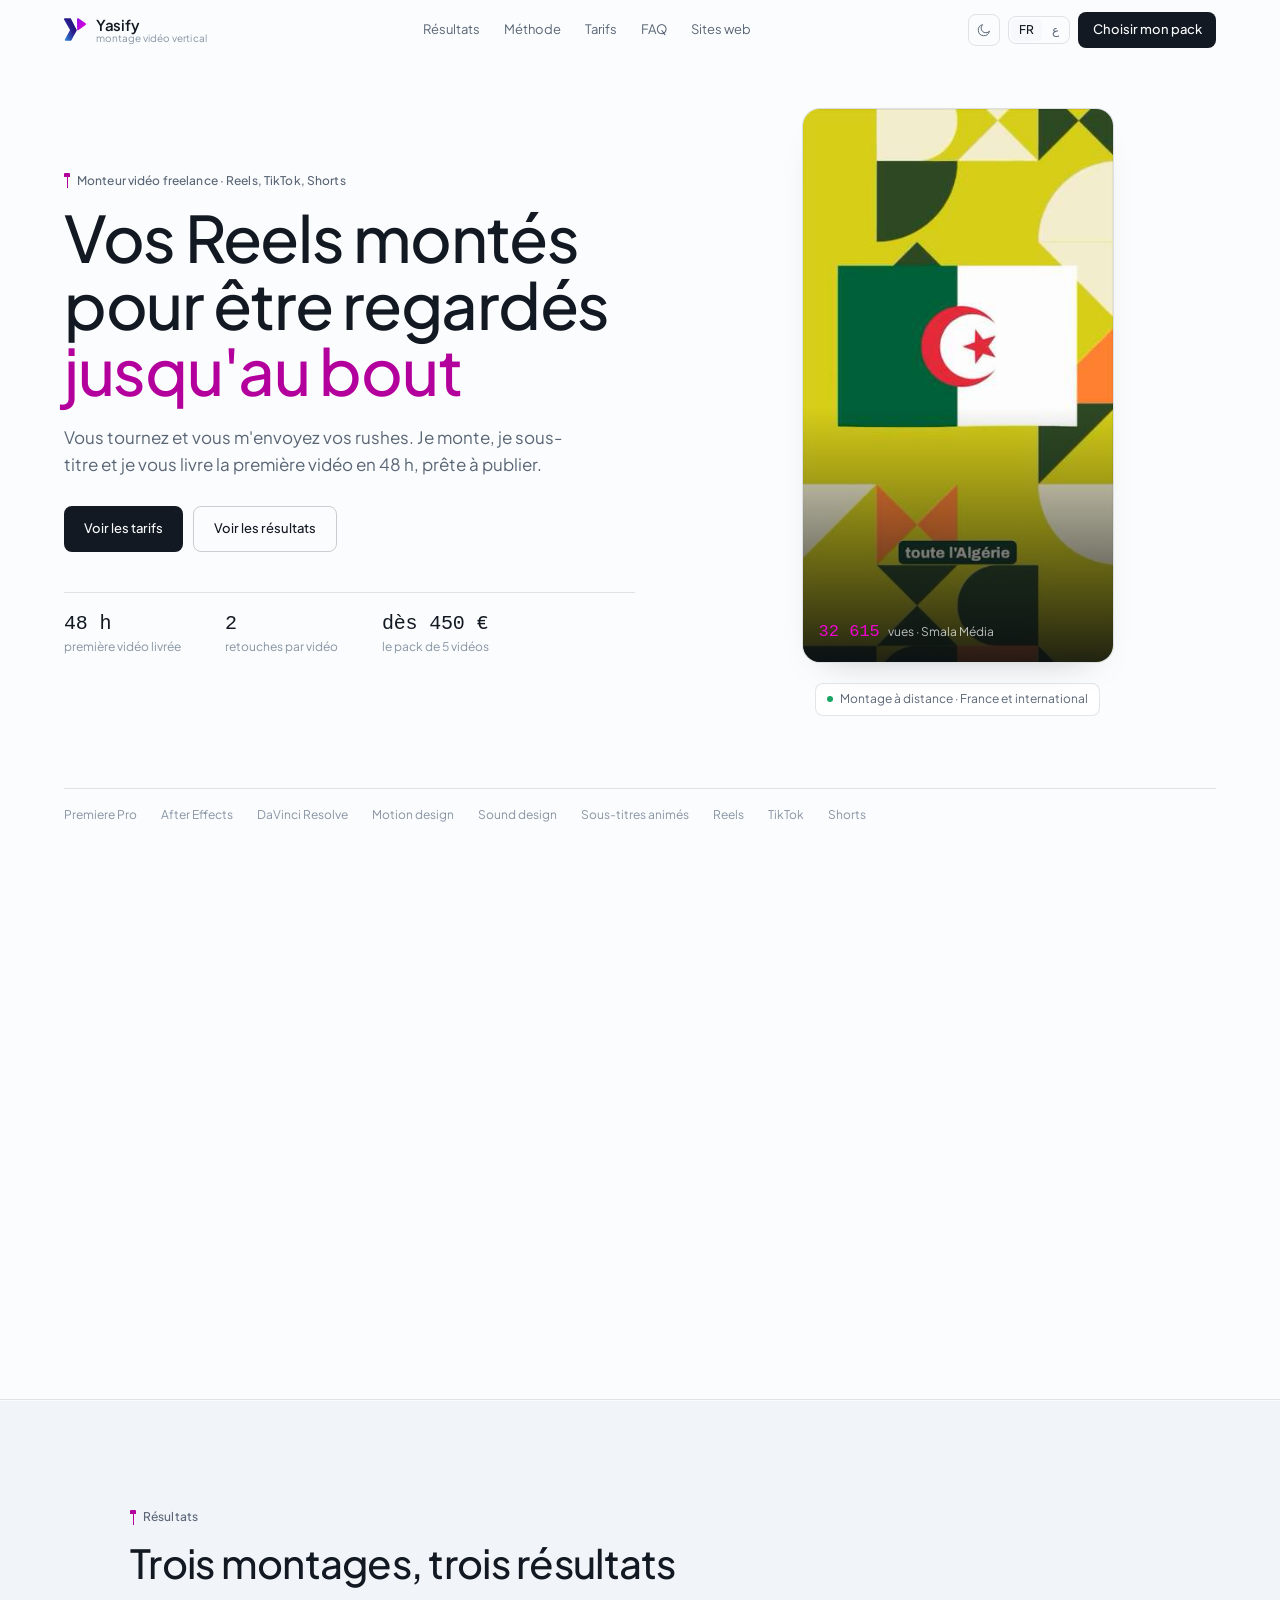
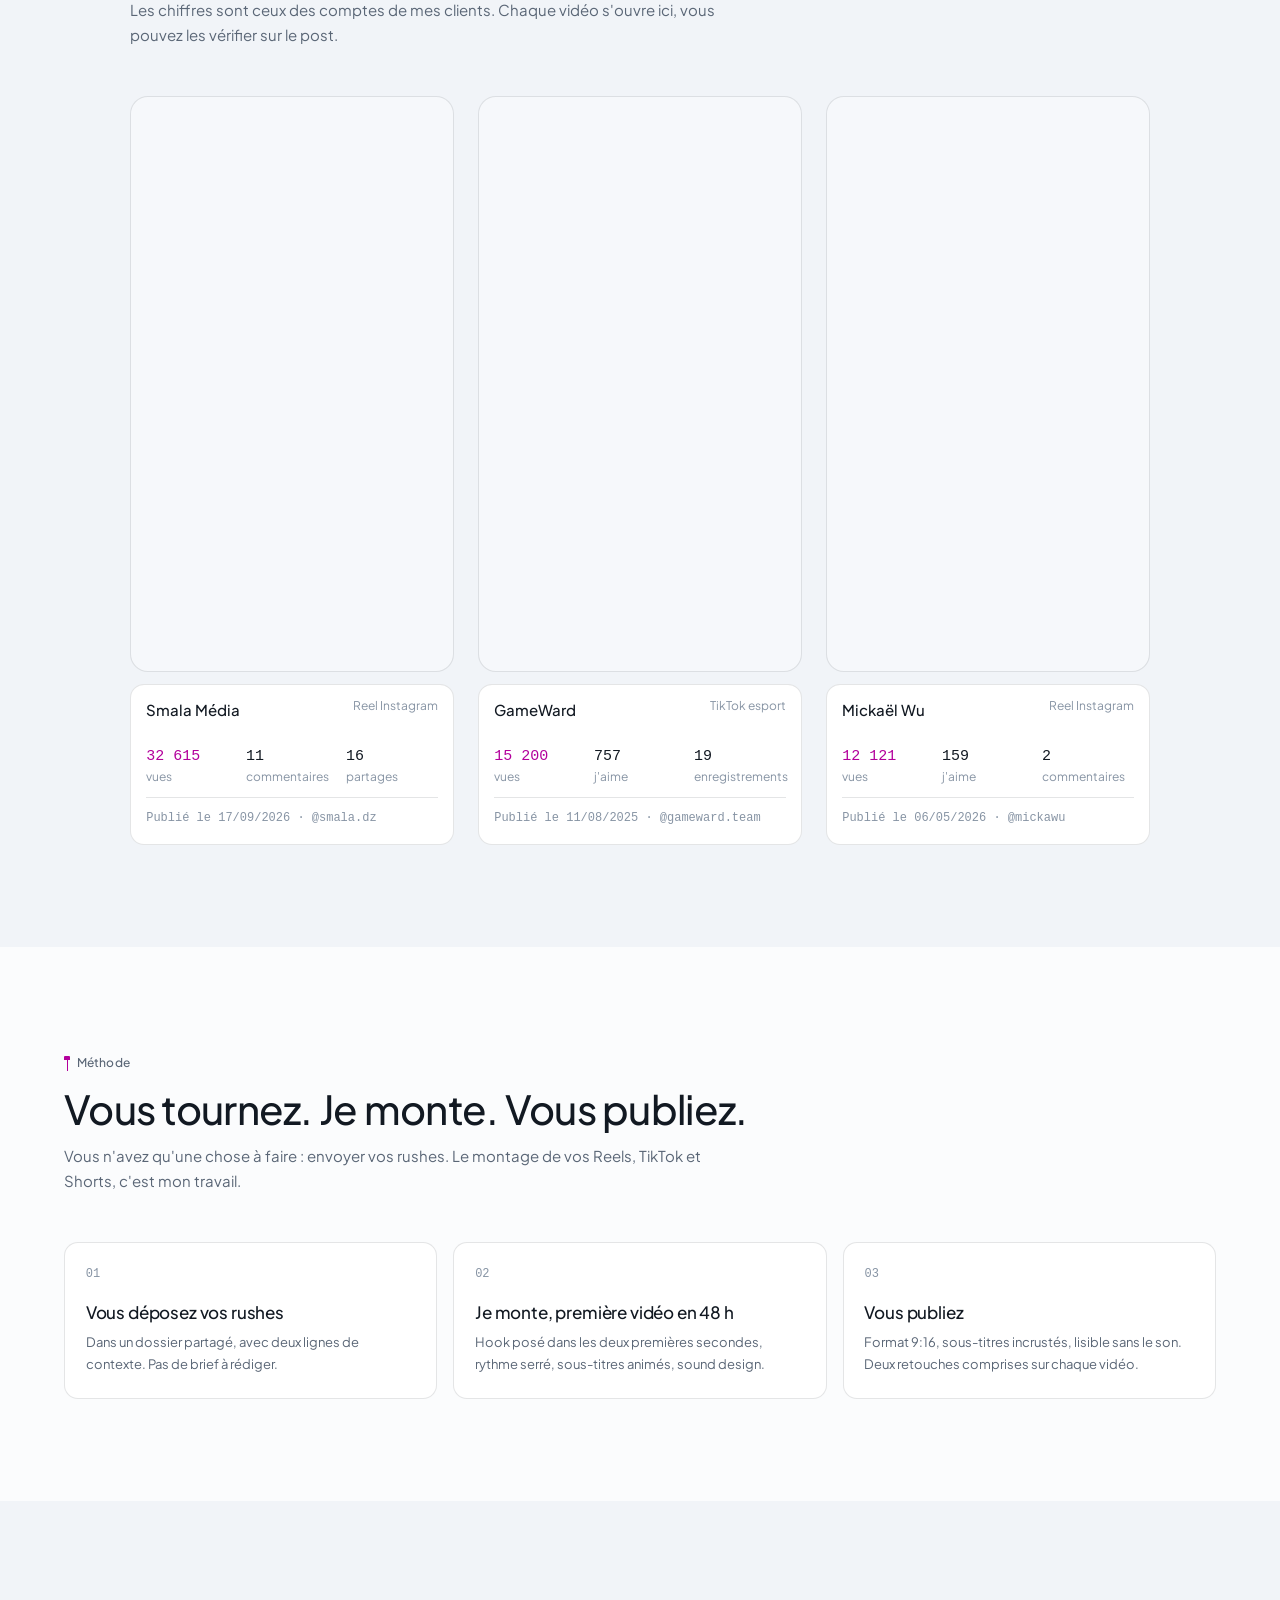
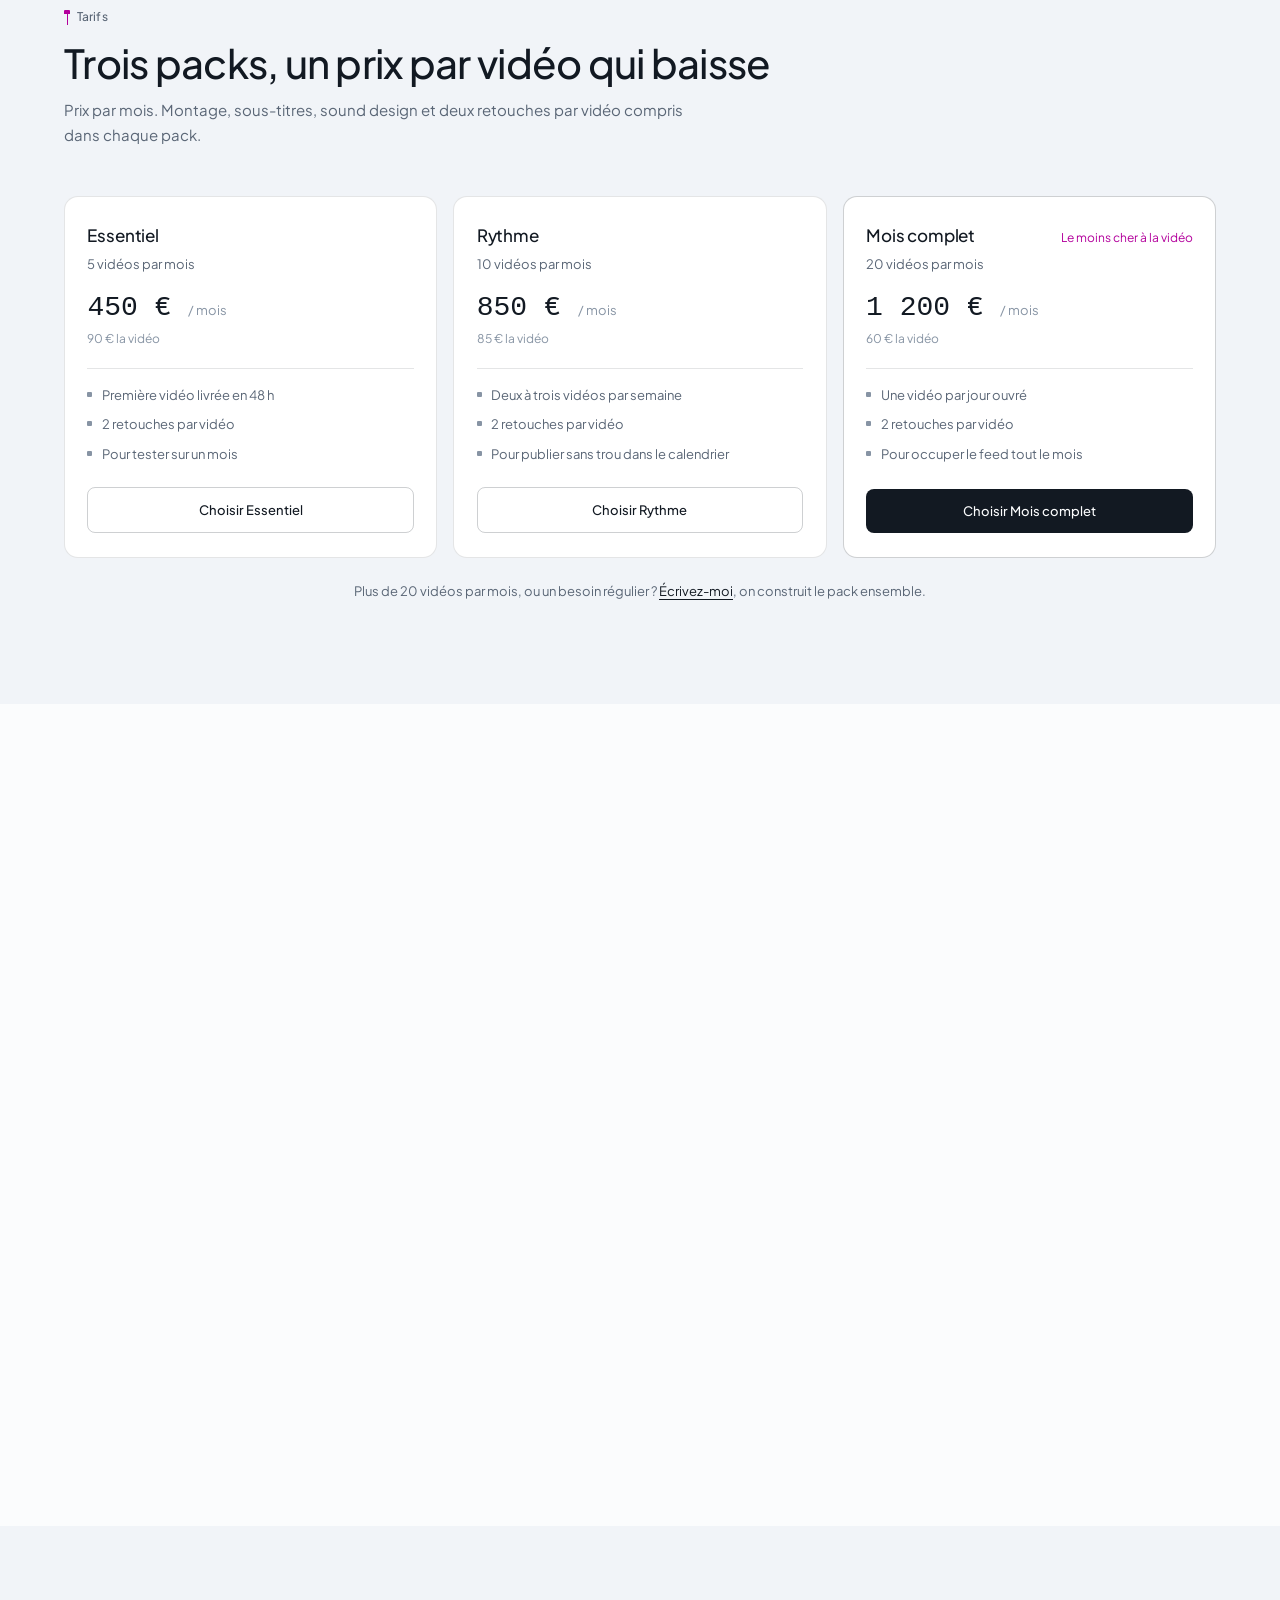
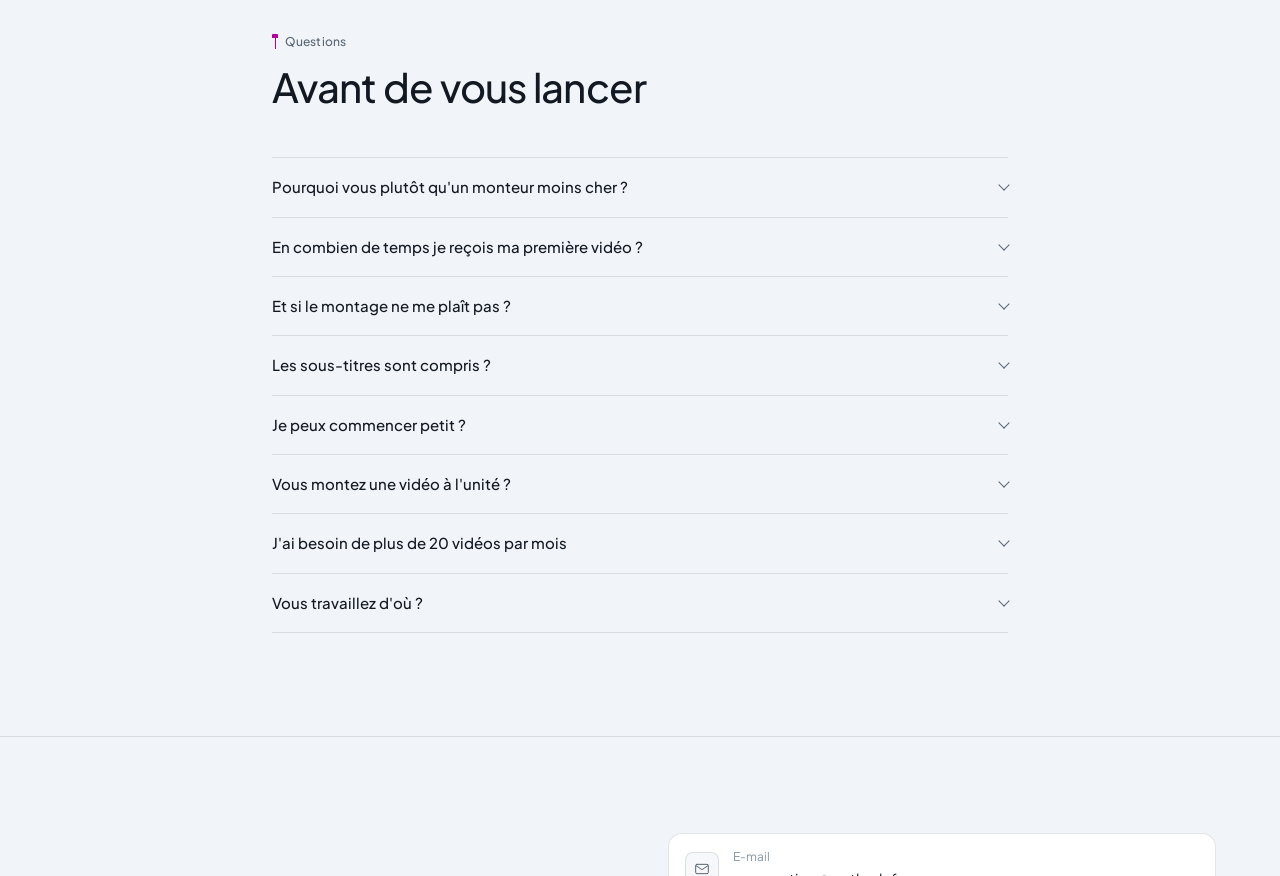
<file: index.html>
<!DOCTYPE html>
<html lang="fr" dir="ltr" data-theme="dark">
<head>
<meta charset="UTF-8"/>
<meta name="viewport" content="width=device-width, initial-scale=1.0, viewport-fit=cover"/>
<title>Monteur vidéo freelance Reels &amp; TikTok · dès 450 € | Yasify</title>
<meta name="description" content="Montage vidéo vertical pour marques et créateurs : 5, 10 ou 20 Reels, TikTok et Shorts par mois, sous-titrés, première vidéo en 48 h. Dès 450 €."/>
<link rel="canonical" href="https://yasify.site/"/>
<meta name="robots" content="index, follow, max-image-preview:large"/>
<meta name="theme-color" content="#0E1116"/>
<link rel="icon" href="/favicon.svg" type="image/svg+xml"/>
<link rel="apple-touch-icon" href="/apple-touch-icon.png"/>

<!-- Aperçu quand le lien est partagé (WhatsApp, LinkedIn, Facebook, X) -->
<meta property="og:type" content="website"/>
<meta property="og:locale" content="fr_FR"/>
<meta property="og:site_name" content="Yasify"/>
<meta property="og:url" content="https://yasify.site/"/>
<meta property="og:title" content="Monteur vidéo freelance Reels &amp; TikTok · dès 450 € | Yasify"/>
<meta property="og:description" content="Montage vidéo vertical pour marques et créateurs : 5, 10 ou 20 Reels, TikTok et Shorts par mois, sous-titrés, première vidéo en 48 h. Dès 450 €."/>
<meta property="og:image" content="https://yasify.site/img/og-video.jpg"/>
<meta property="og:image:width" content="1200"/>
<meta property="og:image:height" content="630"/>
<meta name="twitter:card" content="summary_large_image"/>

<!-- Données structurées : ce que Google et les assistants IA lisent pour comprendre l'offre -->
<script type="application/ld+json">
{
 "@context": "https://schema.org",
 "@graph": [
  {
   "@type": "Organization",
   "@id": "https://yasify.site/#yasify",
   "name": "Yasify",
   "url": "https://yasify.site/",
   "logo": "https://yasify.site/apple-touch-icon.png",
   "email": "yas-motion@outlook.fr",
   "founder": {
    "@id": "https://yasify.site/#yasin"
   },
   "areaServed": [
    {
     "@type": "Country",
     "name": "France"
    }
   ]
  },
  {
   "@type": "Person",
   "@id": "https://yasify.site/#yasin",
   "name": "Yasin M. Chikh",
   "jobTitle": "Monteur vidéo et développeur web freelance",
   "url": "https://yasify.site/",
   "worksFor": {
    "@id": "https://yasify.site/#yasify"
   }
  },
  {
   "@type": "WebPage",
   "@id": "https://yasify.site/#page",
   "url": "https://yasify.site/",
   "name": "Monteur vidéo freelance Reels et TikTok",
   "inLanguage": "fr-FR",
   "about": {
    "@id": "https://yasify.site/#montage"
   }
  },
  {
   "@type": "Service",
   "@id": "https://yasify.site/#montage",
   "name": "Montage vidéo vertical : Reels, TikTok, Shorts",
   "serviceType": "Montage vidéo pour les réseaux sociaux",
   "description": "Montage de vidéos verticales pour marques et créateurs : hook, rythme, sous-titres animés, sound design. Première vidéo livrée en 48 heures.",
   "provider": {
    "@id": "https://yasify.site/#yasify"
   },
   "areaServed": [
    {
     "@type": "Country",
     "name": "France"
    }
   ],
   "offers": [
    {
     "@type": "Offer",
     "name": "Essentiel — 5 vidéos par mois",
     "price": "450",
     "priceCurrency": "EUR",
     "description": "5 Reels, TikTok ou Shorts montés par mois, sous-titres et 2 retouches par vidéo compris",
     "url": "https://yasify.site/#tarifs"
    },
    {
     "@type": "Offer",
     "name": "Rythme — 10 vidéos par mois",
     "price": "850",
     "priceCurrency": "EUR",
     "description": "10 vidéos verticales montées par mois",
     "url": "https://yasify.site/#tarifs"
    },
    {
     "@type": "Offer",
     "name": "Mois complet — 20 vidéos par mois",
     "price": "1200",
     "priceCurrency": "EUR",
     "description": "20 vidéos verticales montées par mois",
     "url": "https://yasify.site/#tarifs"
    }
   ]
  },
  {
   "@type": "FAQPage",
   "@id": "https://yasify.site/#faq",
   "mainEntity": [
    {
     "@type": "Question",
     "name": "Pourquoi vous plutôt qu'un monteur moins cher ?",
     "acceptedAnswer": {
      "@type": "Answer",
      "text": "Un monteur bon marché découpe vos rushes. Je construis le début de chaque vidéo pour qu'on ne la fasse pas défiler, et je tiens un rythme de publication sur tout le mois. Les trois montages plus haut sont en ligne sur les comptes de mes clients : vous pouvez vérifier les chiffres vous-même."
     }
    },
    {
     "@type": "Question",
     "name": "En combien de temps je reçois ma première vidéo ?",
     "acceptedAnswer": {
      "@type": "Answer",
      "text": "48 heures après réception de vos rushes. Les suivantes arrivent au rythme de votre pack."
     }
    },
    {
     "@type": "Question",
     "name": "Et si le montage ne me plaît pas ?",
     "acceptedAnswer": {
      "@type": "Answer",
      "text": "Deux retouches sont comprises sur chaque vidéo. Vous me dites ce qui ne va pas, je corrige. La première vidéo arrive vite justement pour que vous jugiez sur pièce."
     }
    },
    {
     "@type": "Question",
     "name": "Les sous-titres sont compris ?",
     "acceptedAnswer": {
      "@type": "Answer",
      "text": "Oui, incrustés, animés et relus, dans tous les packs. Vos vidéos se comprennent sans le son."
     }
    },
    {
     "@type": "Question",
     "name": "Je peux commencer petit ?",
     "acceptedAnswer": {
      "@type": "Answer",
      "text": "Oui : le pack Essentiel, 5 vidéos pour 450 €. C'est fait pour tester la collaboration sur un mois."
     }
    },
    {
     "@type": "Question",
     "name": "Vous montez une vidéo à l'unité ?",
     "acceptedAnswer": {
      "@type": "Answer",
      "text": "Non, je travaille au pack, à partir de 5 vidéos par mois. C'est ce qui me permet de connaître votre ton et de garder un rythme régulier."
     }
    },
    {
     "@type": "Question",
     "name": "J'ai besoin de plus de 20 vidéos par mois",
     "acceptedAnswer": {
      "@type": "Answer",
      "text": "Écrivez-moi avec votre volume et votre calendrier : on construit un pack sur mesure."
     }
    },
    {
     "@type": "Question",
     "name": "Vous travaillez d'où ?",
     "acceptedAnswer": {
      "@type": "Answer",
      "text": "À distance, avec des marques et des créateurs en France et à l'international. Les rushes passent par un dossier partagé, les échanges par e-mail ou WhatsApp."
     }
    }
   ]
  }
 ]
}
</script>
<link rel="stylesheet" href="./style.css">

<!-- Image du hero (élément LCP) : découverte et téléchargée en priorité -->
<link rel="preload" as="image" href="./img/reels/smala.jpg" fetchpriority="high">

<!-- Google Fonts chargé SANS bloquer le rendu : le texte s'affiche tout de
     suite avec la police système, puis bascule sur Plus Jakarta Sans.
     media="print" empêche le navigateur de retarder le premier affichage. -->
<link rel="preconnect" href="https://fonts.googleapis.com">
<link rel="preconnect" href="https://fonts.gstatic.com" crossorigin>
<link rel="stylesheet" media="print" onload="this.media='all'"
      href="https://fonts.googleapis.com/css2?family=Plus+Jakarta+Sans:wght@400;500;600;700;800&family=Cairo:wght@400;600;700;800&display=swap"/>
<noscript>
  <link rel="stylesheet" href="https://fonts.googleapis.com/css2?family=Plus+Jakarta+Sans:wght@400;500;600;700;800&family=Cairo:wght@400;600;700;800&display=swap"/>
</noscript>
</head>
<body>

<!-- ============ LOGO SVG (sprite réutilisable) ============ -->
<svg width="0" height="0" style="position:absolute" aria-hidden="true">
  <defs>
    <linearGradient id="gChev" x1="0" y1="1" x2="1" y2="0">
      <stop offset="0%" stop-color="#2E92E0"/>
      <stop offset="55%" stop-color="#2A1B8E"/>
      <stop offset="100%" stop-color="#1B1466"/>
    </linearGradient>
    <linearGradient id="gTri" x1="0" y1="0" x2="1" y2="1">
      <stop offset="0%" stop-color="#8A0BF0"/>
      <stop offset="100%" stop-color="#F003D1"/>
    </linearGradient>
    <symbol id="mark" viewBox="0 0 96.98 100">
      <path class="mk-chev" d="M3.63,0.30 L28.10,0.60 L29.91,1.51 L55.89,51.06 L55.89,55.29 L41.39,80.97 L33.53,96.37 L31.72,98.19 L28.70,99.40 L5.74,99.70 L3.63,97.58 L3.93,93.96 L25.08,55.59 L25.98,53.78 L25.98,51.36 L0.00,6.34 L0.00,3.02 L1.51,1.21 L3.32,0.60 Z"/>
      <path class="mk-tri" d="M60.42,0.00 L62.84,0.00 L64.95,1.21 L93.96,20.85 L96.37,23.26 L96.68,24.17 L96.98,26.28 L96.07,29.00 L93.66,31.42 L85.80,37.16 L62.54,52.87 L59.21,52.87 L58.01,51.06 L57.70,45.32 L57.40,4.53 L58.31,1.81 L60.12,0.30 Z"/>
    </symbol>
  </defs>
</svg>

<a href="#contenu" class="skip-link" id="skip-link">Aller au contenu</a>

<!-- ============ NAV ============ -->
<nav id="nav">
  <a href="#top" class="brand" aria-label="Yasin — montage vidéo vertical">
    <svg class="brand-mark" aria-hidden="true"><use href="#mark"/></svg>
    <span class="brand-text">
      <strong>Yasify</strong>
      <small id="brand-tag">montage vidéo vertical</small>
    </span>
  </a>

  <div class="nav-links" id="nav-links">
    <a href="#reels" id="nl-reels">Résultats</a>
    <a href="#methode" id="nl-methode">Méthode</a>
    <a href="#tarifs" id="nl-tarifs">Tarifs</a>
    <a href="#faq" id="nl-faq">FAQ</a>
    <a href="./sites-web.html" id="nl-sites">Sites web</a>
  </div>

  <div class="nav-right">
    <button class="icon-btn" id="theme-btn" onclick="toggleTheme()" aria-label="Changer de thème">
      <svg class="ico-sun" viewBox="0 0 24 24" aria-hidden="true"><circle cx="12" cy="12" r="4.2"/><g class="rays"><path d="M12 1.6v3M12 19.4v3M1.6 12h3M19.4 12h3M4.6 4.6l2.1 2.1M17.3 17.3l2.1 2.1M19.4 4.6l-2.1 2.1M6.7 17.3l-2.1 2.1"/></g></svg>
      <svg class="ico-moon" viewBox="0 0 24 24" aria-hidden="true"><path d="M20 14.2A8.4 8.4 0 1 1 9.8 4a6.8 6.8 0 0 0 10.2 10.2Z"/></svg>
    </button>
    <div class="lang-toggle" role="group" aria-label="Langue">
      <button class="lang-btn active" id="btn-fr" onclick="setLang('fr')">FR</button>
      <button class="lang-btn" id="btn-ar" onclick="setLang('ar')">ع</button>
    </div>
    <a href="#tarifs" class="btn-primary sm" id="nav-cta-text">Choisir mon pack</a>
    <button class="burger" id="burger" onclick="toggleMenu()" aria-label="Menu"><span></span><span></span><span></span></button>
  </div>
</nav>

<!-- ============ HERO ============
     Titre : la cible et le résultat. Sous-titre : « vous faites ça, je fais ça ».
     Les trois chiffres sont des engagements vérifiables, pas des totaux arrondis. -->
<header class="hero" id="top">
  <div class="aurora" aria-hidden="true"><i></i><i></i><i></i></div>

  <div class="hero-grid">
    <div class="hero-content">
      <p class="eyebrow" id="hero-eyebrow">Monteur vidéo freelance · Reels, TikTok, Shorts</p>
      <h1 id="hero-h1">Vos Reels montés<br/>pour être regardés<br/><em>jusqu'au bout</em></h1>
      <p class="lead" id="hero-sub">Vous tournez et vous m'envoyez vos rushes. Je monte, je sous-titre et je vous livre la première vidéo en 48&nbsp;h, prête à publier.</p>
      <div class="hero-actions">
        <a href="#tarifs" class="btn-primary" id="btn-start">Voir les tarifs</a>
        <a href="#reels" class="btn-ghost" id="btn-services">Voir les résultats</a>
      </div>
      <div class="hero-stats">
        <div><b>48&nbsp;h</b><span id="hs1">première vidéo livrée</span></div>
        <div><b>2</b><span id="hs2">retouches par vidéo</span></div>
        <div><b id="hs3-n">dès 450&nbsp;€</b><span id="hs3">le pack de 5 vidéos</span></div>
      </div>
    </div>

    <div class="hero-visual">
      <div class="photo-frame">
        <img src="./img/reels/smala.jpg" alt="Reel Instagram monté pour Smala Média, 32 615 vues" width="360" height="640"
             fetchpriority="high" decoding="async"/>
        <p class="hero-caption"><b id="hero-cap-n">32 615</b><span id="hero-cap-t">vues · Smala Média</span></p>
      </div>
      <p class="hero-badge">
        <span class="dot"></span>
        <span id="hero-badge-txt">Montage à distance · France et international</span>
      </p>
    </div>
  </div>

  <div class="marquee">
    <div class="marquee-track">
      <span>Premiere Pro</span><span>After Effects</span><span>DaVinci Resolve</span><span>Motion design</span><span>Sound design</span><span>Sous-titres animés</span><span>Reels</span><span>TikTok</span><span>Shorts</span>
    </div>
  </div>
</header>


<main id="contenu">

<!-- ============ CLIENTS ============
     Logos réels, en silhouette d'une seule couleur (ils suivent le thème).
     Fichiers : ./img/clients/*.png — le canal alpha sert de masque.
     Pas de citations : on n'affiche que des avis écrits par les clients. -->
<section class="section logos-section" id="clients">
  <p class="logos-caption" id="lbl-clients">Ils m'ont confié leurs projets</p>
  <ul class="logo-strip">
    <li class="logo-item" role="img" aria-label="Sodebo"><span class="logo-mark" style="--logo:url('./img/clients/sodebo.png');--h:30px;--w:76px"></span></li>
    <li class="logo-item"><span class="logo-mark" style="--logo:url('./img/clients/gameward.png');--h:28px;--w:28px"></span><span>GameWard</span></li>
    <li class="logo-item" role="img" aria-label="DMB Immobilier"><span class="logo-mark" style="--logo:url('./img/clients/dmb.png');--h:34px;--w:53px"></span></li>
    <li class="logo-item"><span class="logo-mark" style="--logo:url('./img/clients/smala.png');--h:30px;--w:30px"></span><span>Smala Média</span></li>
    <li class="logo-item" role="img" aria-label="Idiril Media"><span class="logo-mark" style="--logo:url('./img/clients/idiril.png');--h:32px;--w:67px"></span></li>
    <li class="logo-item"><span class="logo-mark" style="--logo:url('./img/clients/obsidian.png');--h:28px;--w:22px"></span><span>Obsidian Agency</span></li>
    <li class="logo-item"><span class="logo-mark" style="--logo:url('./img/clients/lmavocat.png');--h:28px;--w:29px"></span><span>LM Avocat</span></li>
  </ul>
</section>

<!-- ============ REELS / VIDÉOS VERTICALES ============
     Chaque carte est une vignette légère ; le vrai embed Instagram / TikTok
     ne se charge qu'au clic, dans une lightbox (page rapide au chargement).

     POUR AJOUTER OU MODIFIER UNE VIDÉO :
     · data-embed  → l'URL d'intégration
                     Instagram : https://www.instagram.com/reel/<CODE>/embed/
                     TikTok    : https://www.tiktok.com/embed/v2/<ID_VIDEO>
     · data-link   → l'URL publique du post (bouton « Ouvrir sur … »)
     · --poster    → une image de couverture 9:16 déposée dans ./img/reels/
                     (sans image, un dégradé animé de la marque s'affiche)
     · Les chiffres des cartes proviennent des posts eux-mêmes
       (vues, j'aime, commentaires, partages) — relevés le 23/09/2026.
     ==================================================== -->
<section class="section alt" id="reels">
  <div class="section-head">
    <p class="eyebrow" id="lbl-reels">Résultats</p>
    <h2 id="reels-h2">Trois montages, <em>trois résultats</em></h2>
    <p class="section-sub" id="reels-sub">Les chiffres sont ceux des comptes de mes clients. Chaque vidéo s'ouvre ici, vous pouvez les vérifier sur le post.</p>
  </div>

  <div class="reels-grid">

    <!-- Reel 1 — Smala Média (Instagram) -->
    <article class="reel-card">
      <div class="reel-media" data-tag="Smala Média">
        <button class="reel-ph"
                style="--poster:url('./img/reels/smala.jpg')"
                data-embed="https://www.instagram.com/reel/DdYk7yuIUWK/embed/"
                data-link="https://www.instagram.com/reel/DdYk7yuIUWK/"
                data-net="instagram"
                data-title="Smala Média — Reel Instagram"
                aria-label="Lire le Reel Instagram monté pour Smala Média"
                onclick="openReel(this)">
          <span class="play"></span>
          <span class="reel-net">
            <svg viewBox="0 0 24 24" aria-hidden="true"><rect x="2.5" y="2.5" width="19" height="19" rx="5.5"/><circle cx="12" cy="12" r="4.6"/><circle cx="17.6" cy="6.4" r="1.2" fill="currentColor" stroke="none"/></svg>
            <b id="rn1">Instagram</b>
          </span>
        </button>
      </div>
      <div class="perf-card">
        <div class="perf-title"><span class="perf-client">Smala Média</span><span class="perf-type">Reel Instagram</span></div>
        <div class="perf-grid">
          <div class="kpi accent"><b>32 615</b><small data-i18n="vues">vues</small></div>
          <div class="kpi"><b>11</b><small data-i18n="commentaires">commentaires</small></div>
          <div class="kpi"><b>16</b><small data-i18n="partages">partages</small></div>
        </div>
        <div class="perf-foot"><span data-i18n="publie">Publié le</span> 17/09/2026 · @smala.dz</div>
      </div>
    </article>

    <!-- Reel 2 — Gameward (TikTok) -->
    <article class="reel-card">
      <div class="reel-media" data-tag="GameWard">
        <button class="reel-ph v2"
                style="--poster:url('./img/reels/gameward.jpg')"
                data-embed="https://www.tiktok.com/embed/v2/7537256554353970454"
                data-link="https://www.tiktok.com/@gameward.team/video/7537256554353970454"
                data-net="tiktok"
                data-title="GameWard — TikTok"
                aria-label="Lire le TikTok monté pour GameWard"
                onclick="openReel(this)">
          <span class="play"></span>
          <span class="reel-net">
            <svg viewBox="0 0 24 24" aria-hidden="true"><path d="M14.3 3v11.9a3.1 3.1 0 1 1-2.6-3.06"/><path d="M14.3 3c.4 2.4 2 4.1 4.6 4.4"/></svg>
            <b id="rn2">TikTok</b>
          </span>
        </button>
      </div>
      <div class="perf-card">
        <div class="perf-title"><span class="perf-client">GameWard</span><span class="perf-type">TikTok esport</span></div>
        <div class="perf-grid">
          <div class="kpi accent"><b>15 200</b><small data-i18n="vues">vues</small></div>
          <div class="kpi"><b>757</b><small data-i18n="jaime">j'aime</small></div>
          <div class="kpi"><b>19</b><small data-i18n="enregistrements">enregistrements</small></div>
        </div>
        <div class="perf-foot"><span data-i18n="publie">Publié le</span> 11/08/2025 · @gameward.team</div>
      </div>
    </article>

    <!-- Reel 3 — Mickaël Wu (Instagram) -->
    <article class="reel-card">
      <div class="reel-media" data-tag="Mickaël Wu">
        <button class="reel-ph v3"
                style="--poster:url('./img/reels/mickawu.jpg')"
                data-embed="https://www.instagram.com/reel/DYAmTIYsNUA/embed/"
                data-link="https://www.instagram.com/reel/DYAmTIYsNUA/"
                data-net="instagram"
                data-title="Mickaël Wu — Reel Instagram"
                aria-label="Lire le Reel Instagram monté pour Mickaël Wu"
                onclick="openReel(this)">
          <span class="play"></span>
          <span class="reel-net">
            <svg viewBox="0 0 24 24" aria-hidden="true"><rect x="2.5" y="2.5" width="19" height="19" rx="5.5"/><circle cx="12" cy="12" r="4.6"/><circle cx="17.6" cy="6.4" r="1.2" fill="currentColor" stroke="none"/></svg>
            <b id="rn3">Instagram</b>
          </span>
        </button>
      </div>
      <div class="perf-card">
        <div class="perf-title"><span class="perf-client">Mickaël Wu</span><span class="perf-type">Reel Instagram</span></div>
        <div class="perf-grid">
          <div class="kpi accent"><b>12 121</b><small data-i18n="vues">vues</small></div>
          <div class="kpi"><b>159</b><small data-i18n="jaime">j'aime</small></div>
          <div class="kpi"><b>2</b><small data-i18n="commentaires">commentaires</small></div>
        </div>
        <div class="perf-foot"><span data-i18n="publie">Publié le</span> 06/05/2026 · @mickawu</div>
      </div>
    </article>

  </div>
</section>

<!-- Lightbox de lecture des reels -->
<div class="reel-modal" id="reel-modal" hidden>
  <div class="reel-modal-backdrop" onclick="closeReel()"></div>
  <div class="reel-modal-box" role="dialog" aria-modal="true" aria-labelledby="reel-modal-title">
    <div class="reel-modal-bar">
      <span id="reel-modal-title"></span>
      <a id="reel-modal-link" href="#" target="_blank" rel="noopener" class="reel-modal-open"><span id="rm-open">Ouvrir</span> ↗</a>
      <button class="reel-modal-close" onclick="closeReel()" aria-label="Fermer"></button>
    </div>
    <div class="reel-modal-frame" id="reel-modal-frame"></div>
  </div>
</div>


<!-- ============ MÉTHODE ============ -->
<section class="section" id="methode">
  <div class="section-head">
    <p class="eyebrow" id="lbl-methode">Méthode</p>
    <h2 id="methode-h2">Vous tournez. Je monte. <em>Vous publiez.</em></h2>
    <p class="section-sub" id="methode-sub">Vous n'avez qu'une chose à faire : envoyer vos rushes. Le montage de vos Reels, TikTok et Shorts, c'est mon travail.</p>
  </div>
  <div class="services-grid">
    <div class="service-card">
      <div class="service-ico">01</div>
      <h3 id="m1-title">Vous déposez vos rushes</h3>
      <p id="m1-desc">Dans un dossier partagé, avec deux lignes de contexte. Pas de brief à rédiger.</p>
    </div>
    <div class="service-card">
      <div class="service-ico">02</div>
      <h3 id="m2-title">Je monte, première vidéo en 48&nbsp;h</h3>
      <p id="m2-desc">Hook posé dans les deux premières secondes, rythme serré, sous-titres animés, sound design.</p>
    </div>
    <div class="service-card">
      <div class="service-ico">03</div>
      <h3 id="m3-title">Vous publiez</h3>
      <p id="m3-desc">Format 9:16, sous-titres incrustés, lisible sans le son. Deux retouches comprises sur chaque vidéo.</p>
    </div>
  </div>
</section>

<!-- ============ TARIFS ============
     Le prix par vidéo baisse avec le volume : 90 → 85 → 60 €.
     Les boutons « Choisir » préremplissent l'e-mail et le WhatsApp du contact. -->
<section class="section alt" id="tarifs">
  <div class="section-head">
    <p class="eyebrow" id="lbl-tarifs">Tarifs</p>
    <h2 id="tarifs-h2">Trois packs, <em>un prix par vidéo qui baisse</em></h2>
    <p class="section-sub" id="tarifs-sub">Prix par mois. Montage, sous-titres, sound design et deux retouches par vidéo compris dans chaque pack.</p>
  </div>
  <div class="packs-grid">
    <article class="pack-card">
      <div class="pack-top"><h3 class="pack-name" id="p1-name">Essentiel</h3></div>
      <p class="pack-qty" id="p1-qty">5 vidéos par mois</p>
      <p class="pack-price">450&nbsp;€ <small data-i18n="per-month">/ mois</small></p>
      <p class="pack-unit" id="p1-unit">90&nbsp;€ la vidéo</p>
      <ul class="pack-list">
        <li id="p1-l1">Première vidéo livrée en 48&nbsp;h</li>
        <li id="p1-l2">2 retouches par vidéo</li>
        <li id="p1-l3">Pour tester sur un mois</li>
      </ul>
      <a href="#contact" class="btn-ghost" data-pack="p1" id="p1-cta">Choisir Essentiel</a>
    </article>
    <article class="pack-card">
      <div class="pack-top"><h3 class="pack-name" id="p2-name">Rythme</h3></div>
      <p class="pack-qty" id="p2-qty">10 vidéos par mois</p>
      <p class="pack-price">850&nbsp;€ <small data-i18n="per-month">/ mois</small></p>
      <p class="pack-unit" id="p2-unit">85&nbsp;€ la vidéo</p>
      <ul class="pack-list">
        <li id="p2-l1">Deux à trois vidéos par semaine</li>
        <li id="p2-l2">2 retouches par vidéo</li>
        <li id="p2-l3">Pour publier sans trou dans le calendrier</li>
      </ul>
      <a href="#contact" class="btn-ghost" data-pack="p2" id="p2-cta">Choisir Rythme</a>
    </article>
    <article class="pack-card featured">
      <div class="pack-top"><h3 class="pack-name" id="p3-name">Mois complet</h3><span class="pack-tag" id="p3-tag">Le moins cher à la vidéo</span></div>
      <p class="pack-qty" id="p3-qty">20 vidéos par mois</p>
      <p class="pack-price">1&nbsp;200&nbsp;€ <small data-i18n="per-month">/ mois</small></p>
      <p class="pack-unit" id="p3-unit">60&nbsp;€ la vidéo</p>
      <ul class="pack-list">
        <li id="p3-l1">Une vidéo par jour ouvré</li>
        <li id="p3-l2">2 retouches par vidéo</li>
        <li id="p3-l3">Pour occuper le feed tout le mois</li>
      </ul>
      <a href="#contact" class="btn-primary" data-pack="p3" id="p3-cta">Choisir Mois complet</a>
    </article>
  </div>
  <p class="packs-note" id="packs-note">Plus de 20 vidéos par mois, ou un besoin régulier ? <a href="#contact">Écrivez-moi</a>, on construit le pack ensemble.</p>
</section>

<!-- ============ À PROPOS ============ -->
<section class="section" id="about">
  <div class="about-layout">
    <div class="about-text">
      <p class="eyebrow" id="lbl-about">À propos</p>
      <h2 id="about-h2">Yasin M. <em>Chikh</em></h2>
      <p id="about-p1">Monteur vidéo spécialisé dans le format vertical. Je monte des Reels, des TikTok et des Shorts pour des marques et des créateurs, à distance.</p>
      <p id="about-p2">Chaque montage part d'une question : à quelle seconde le spectateur décroche ? Le hook, le rythme, les sous-titres et le son sont réglés pour qu'il reste. Je code aussi des sites web : <a href="./sites-web.html">voir la page Sites web</a>.</p>
      <div class="stats-row">
        <div class="stat-item"><div class="stat-num">3+</div><div class="stat-lbl" id="stat1">ans d'expérience</div></div>
        <div class="stat-item"><div class="stat-num">50+</div><div class="stat-lbl" id="stat2">projets livrés</div></div>
        <div class="stat-item"><div class="stat-num">48&nbsp;h</div><div class="stat-lbl" id="stat3">pour la première vidéo</div></div>
      </div>
    </div>
    <div class="about-visual">
      <img src="./img/profil.webp" alt="Yasin M. Chikh" width="442" height="512"
           loading="lazy" decoding="async"
           onerror="this.onerror=null;this.src='./img/profil.png'"/>
    </div>
  </div>
</section>

<!-- ============ FAQ ============ -->
<section class="section alt" id="faq">
  <div class="section-head">
    <p class="eyebrow" id="lbl-faq">Questions</p>
    <h2 id="faq-h2">Avant de <em>vous lancer</em></h2>
  </div>
  <div class="faq-list">
    <details>
      <summary id="q1">Pourquoi vous plutôt qu'un monteur moins cher ?</summary>
      <p id="a1">Un monteur bon marché découpe vos rushes. Je construis le début de chaque vidéo pour qu'on ne la fasse pas défiler, et je tiens un rythme de publication sur tout le mois. Les trois montages plus haut sont en ligne sur les comptes de mes clients : vous pouvez vérifier les chiffres vous-même.</p>
    </details>
    <details>
      <summary id="q2">En combien de temps je reçois ma première vidéo ?</summary>
      <p id="a2">48 heures après réception de vos rushes. Les suivantes arrivent au rythme de votre pack.</p>
    </details>
    <details>
      <summary id="q3">Et si le montage ne me plaît pas ?</summary>
      <p id="a3">Deux retouches sont comprises sur chaque vidéo. Vous me dites ce qui ne va pas, je corrige. La première vidéo arrive vite justement pour que vous jugiez sur pièce.</p>
    </details>
    <details>
      <summary id="q4">Les sous-titres sont compris ?</summary>
      <p id="a4">Oui, incrustés, animés et relus, dans tous les packs. Vos vidéos se comprennent sans le son.</p>
    </details>
    <details>
      <summary id="q5">Je peux commencer petit ?</summary>
      <p id="a5">Oui : le pack Essentiel, 5 vidéos pour 450&nbsp;€. C'est fait pour tester la collaboration sur un mois.</p>
    </details>
    <details>
      <summary id="q6">Vous montez une vidéo à l'unité ?</summary>
      <p id="a6">Non, je travaille au pack, à partir de 5 vidéos par mois. C'est ce qui me permet de connaître votre ton et de garder un rythme régulier.</p>
    </details>
    <details>
      <summary id="q7">J'ai besoin de plus de 20 vidéos par mois</summary>
      <p id="a7">Écrivez-moi avec votre volume et votre calendrier : on construit un pack sur mesure.</p>
    </details>
    <details>
      <summary id="q8">Vous travaillez d'où ?</summary>
      <p id="a8">À distance, avec des marques et des créateurs en France et à l'international. Les rushes passent par un dossier partagé, les échanges par e-mail ou WhatsApp.</p>
    </details>
  </div>
</section>

<!-- ============ CONTACT ============ -->
<section class="contact-section" id="contact">
  <div class="contact-inner">
    <div class="contact-left">
      <p class="eyebrow" id="lbl-contact">Contact</p>
      <h2 id="contact-h2">Parlons de <em>vos vidéos</em></h2>
      <p id="contact-desc">Dites-moi combien de vidéos vous publiez par mois et envoyez le lien de votre compte. Je vous réponds avec le pack qui vous correspond.</p>
      <p class="contact-pack" id="contact-pack" hidden></p>
    </div>
    <div class="contact-items">
      <a href="mailto:yas-motion@outlook.fr?subject=Pack%20vid%C3%A9os%20verticales" class="contact-item" id="contact-mail">
        <div class="contact-item-icon"><svg viewBox="0 0 24 24" aria-hidden="true"><rect x="2.5" y="5" width="19" height="14" rx="2"/><path d="m3 7 9 6 9-6"/></svg></div>
        <div class="contact-item-info"><div class="contact-item-label" id="lbl-email">E-mail</div><div class="contact-item-value">yas-motion@outlook.fr</div></div>
      </a>
      <a href="https://wa.me/213542927828" target="_blank" rel="noopener" class="contact-item" id="contact-wa">
        <div class="contact-item-icon"><svg viewBox="0 0 24 24" aria-hidden="true"><path d="M21 11.5a8.4 8.4 0 0 1-12.3 7.4L3 20.5l1.7-5.5A8.4 8.4 0 1 1 21 11.5Z"/></svg></div>
        <div class="contact-item-info"><div class="contact-item-label">WhatsApp</div><div class="contact-item-value">+213 542 92 78 28</div></div>
      </a>
      <div class="contact-item static">
        <div class="contact-item-icon"><svg viewBox="0 0 24 24" aria-hidden="true"><path d="M20 10.5c0 5.2-8 11.5-8 11.5s-8-6.3-8-11.5a8 8 0 1 1 16 0Z"/><circle cx="12" cy="10.3" r="2.8"/></svg></div>
        <div class="contact-item-info"><div class="contact-item-label" id="lbl-loc">Zone d'intervention</div><div class="contact-item-value" id="loc-val">À distance · France et international</div></div>
      </div>
    </div>
  </div>
</section>

</main>

<!-- ============ FOOTER ============ -->
<footer>
  <a href="#top" class="brand footer-brand">
    <svg class="brand-mark" aria-hidden="true"><use href="#mark"/></svg>
    <span class="brand-text"><strong>Yasin</strong><small id="brand-tag-2">montage vidéo vertical</small></span>
  </a>
  <span id="footer-copy">© 2026 Yasin M. Chikh · Tous droits réservés</span>
  <div class="footer-links" role="navigation" aria-label="Liens du pied de page">
    <a href="./sites-web.html" id="fl-sites">Sites web</a>
    <a href="./cgu-cgv.html#cgu" id="fl-cgu">CGU</a>
    <a href="./cgu-cgv.html#cgv" id="fl-cgv">CGV</a>
    <a href="mailto:yas-motion@outlook.fr">yas-motion@outlook.fr</a>
  </div>
</footer>

<!-- ============ CTA COLLANT (smartphone uniquement) ============
     Visible sous 860 px. Renvoie aux tarifs, puis au contact une fois les
     tarifs passés ; se cache quand le contact est à l'écran. -->
<div class="sticky-cta" id="sticky-cta">
  <p class="sticky-cta-txt"><b id="sticky-n">dès 450&nbsp;€</b><small id="sticky-t">5, 10 ou 20 vidéos par mois</small></p>
  <a href="#tarifs" class="btn-primary" id="sticky-btn">Voir les packs</a>
</div>

<script>
/* ---------- THÈME ---------- */
function applyTheme(t){
  document.documentElement.setAttribute('data-theme', t);
  try { localStorage.setItem('yas-theme', t); } catch(e){}
}
function toggleTheme(){
  var cur = document.documentElement.getAttribute('data-theme');
  applyTheme(cur === 'dark' ? 'light' : 'dark');
}
(function(){
  var saved = null;
  try { saved = localStorage.getItem('yas-theme'); } catch(e){}
  if (!saved) {
    saved = (window.matchMedia && window.matchMedia('(prefers-color-scheme: light)').matches) ? 'light' : 'dark';
  }
  document.documentElement.setAttribute('data-theme', saved);
})();

/* ---------- MENU MOBILE ---------- */
function toggleMenu(){
  document.getElementById('nav').classList.toggle('open');
}
document.addEventListener('click', function(e){
  var a = e.target.closest('#nav-links a');
  if (a) document.getElementById('nav').classList.remove('open');
});

/* ---------- NAV AU SCROLL ---------- */
window.addEventListener('scroll', function(){
  document.getElementById('nav').classList.toggle('scrolled', window.scrollY > 20);
}, {passive:true});

/* ---------- APPARITION AU SCROLL ---------- */
(function(){
  var io = new IntersectionObserver(function(entries){
    entries.forEach(function(en){ if(en.isIntersecting){ en.target.classList.add('in'); io.unobserve(en.target); }});
  }, {threshold: 0.12});
  document.querySelectorAll('.reel-card,.site-card,.service-card,.pack-card,.section-head,.about-layout').forEach(function(el){
    el.classList.add('reveal'); io.observe(el);
  });
})();

/* ---------- LECTEUR DE REELS (lightbox) ---------- */
var REEL_SIZES = { instagram: [400, 700], tiktok: [325, 745] };
var lastFocused = null;

function openReel(btn){
  var modal = document.getElementById('reel-modal');
  var frame = document.getElementById('reel-modal-frame');
  var net   = btn.getAttribute('data-net');
  var size  = REEL_SIZES[net] || [360, 700];

  lastFocused = btn;
  document.getElementById('reel-modal-title').textContent = btn.getAttribute('data-title') || '';
  var link = document.getElementById('reel-modal-link');
  link.href = btn.getAttribute('data-link') || '#';

  frame.innerHTML = '';
  var ifr = document.createElement('iframe');
  ifr.src = btn.getAttribute('data-embed');
  ifr.width = size[0];
  ifr.height = size[1];
  ifr.setAttribute('frameborder', '0');
  ifr.setAttribute('scrolling', 'no');
  ifr.setAttribute('allowfullscreen', '');
  ifr.setAttribute('allow', 'autoplay; clipboard-write; encrypted-media; picture-in-picture');
  ifr.setAttribute('title', btn.getAttribute('data-title') || 'Vidéo');
  frame.style.setProperty('--fw', size[0] + 'px');
  frame.style.setProperty('--fh', size[1] + 'px');
  frame.appendChild(ifr);

  modal.hidden = false;
  document.body.style.overflow = 'hidden';
  document.querySelector('.reel-modal-close').focus();
}

function closeReel(){
  var modal = document.getElementById('reel-modal');
  modal.hidden = true;
  document.getElementById('reel-modal-frame').innerHTML = '';
  document.body.style.overflow = '';
  if (lastFocused) lastFocused.focus();
}

document.addEventListener('keydown', function(e){
  if (e.key === 'Escape' && !document.getElementById('reel-modal').hidden) closeReel();
});

/* ---------- TRADUCTIONS ---------- */
var T = {
  fr: {
    dir: "ltr",
    "skip-link": "Aller au contenu",
    "brand-tag": "montage vidéo vertical",
    "brand-tag-2": "montage vidéo vertical",
    "nl-reels": "Résultats",
    "nl-methode": "Méthode",
    "nl-tarifs": "Tarifs",
    "nl-faq": "FAQ",
    "nl-sites": "Sites web",
    "nav-cta-text": "Choisir mon pack",
    "rn1": "Instagram",
    "rn2": "TikTok",
    "rn3": "Instagram",
    "rm-open": "Ouvrir",
    "hero-eyebrow": "Monteur vidéo freelance · Reels, TikTok, Shorts",
    "hero-h1": "Vos Reels montés<br/>pour être regardés<br/><em>jusqu'au bout</em>",
    "hero-sub": "Vous tournez et vous m'envoyez vos rushes. Je monte, je sous-titre et je vous livre la première vidéo en 48&nbsp;h, prête à publier.",
    "btn-start": "Voir les tarifs",
    "btn-services": "Voir les résultats",
    "hs1": "première vidéo livrée",
    "hs2": "retouches par vidéo",
    "hs3": "le pack de 5 vidéos",
    "hs3-n": "dès 450&nbsp;€",
    "hero-badge-txt": "Montage à distance · France et international",
    "hero-cap-t": "vues · Smala Média",
    "lbl-clients": "Ils m'ont confié leurs projets",
    "lbl-reels": "Résultats",
    "reels-h2": "Trois montages, <em>trois résultats</em>",
    "reels-sub": "Les chiffres sont ceux des comptes de mes clients. Chaque vidéo s'ouvre ici, vous pouvez les vérifier sur le post.",
    "lbl-methode": "Méthode",
    "methode-h2": "Vous tournez. Je monte. <em>Vous publiez.</em>",
    "methode-sub": "Vous n'avez qu'une chose à faire : envoyer vos rushes. Le montage de vos Reels, TikTok et Shorts, c'est mon travail.",
    "m1-title": "Vous déposez vos rushes",
    "m1-desc": "Dans un dossier partagé, avec deux lignes de contexte. Pas de brief à rédiger.",
    "m2-title": "Je monte, première vidéo en 48&nbsp;h",
    "m2-desc": "Hook posé dans les deux premières secondes, rythme serré, sous-titres animés, sound design.",
    "m3-title": "Vous publiez",
    "m3-desc": "Format 9:16, sous-titres incrustés, lisible sans le son. Deux retouches comprises sur chaque vidéo.",
    "lbl-tarifs": "Tarifs",
    "tarifs-h2": "Trois packs, <em>un prix par vidéo qui baisse</em>",
    "tarifs-sub": "Prix par mois. Montage, sous-titres, sound design et deux retouches par vidéo compris dans chaque pack.",
    "p1-name": "Essentiel",
    "p1-qty": "5 vidéos par mois",
    "p1-unit": "90&nbsp;€ la vidéo",
    "p1-l1": "Première vidéo livrée en 48&nbsp;h",
    "p1-l2": "2 retouches par vidéo",
    "p1-l3": "Pour tester sur un mois",
    "p1-cta": "Choisir Essentiel",
    "p2-name": "Rythme",
    "p2-qty": "10 vidéos par mois",
    "p2-unit": "85&nbsp;€ la vidéo",
    "p2-l1": "Deux à trois vidéos par semaine",
    "p2-l2": "2 retouches par vidéo",
    "p2-l3": "Pour publier sans trou dans le calendrier",
    "p2-cta": "Choisir Rythme",
    "p3-name": "Mois complet",
    "p3-tag": "Le moins cher à la vidéo",
    "p3-qty": "20 vidéos par mois",
    "p3-unit": "60&nbsp;€ la vidéo",
    "p3-l1": "Une vidéo par jour ouvré",
    "p3-l2": "2 retouches par vidéo",
    "p3-l3": "Pour occuper le feed tout le mois",
    "p3-cta": "Choisir Mois complet",
    "per-month": "/ mois",
    "packs-note": "Plus de 20 vidéos par mois, ou un besoin régulier ? <a href=\"#contact\">Écrivez-moi</a>, on construit le pack ensemble.",
    "lbl-about": "À propos",
    "about-h2": "Yasin M. <em>Chikh</em>",
    "about-p1": "Monteur vidéo spécialisé dans le format vertical. Je monte des Reels, des TikTok et des Shorts pour des marques et des créateurs, à distance.",
    "about-p2": "Chaque montage part d'une question : à quelle seconde le spectateur décroche ? Le hook, le rythme, les sous-titres et le son sont réglés pour qu'il reste. Je code aussi des sites web : <a href=\"./sites-web.html\">voir la page Sites web</a>.",
    "stat1": "ans d'expérience",
    "stat2": "projets livrés",
    "stat3": "pour la première vidéo",
    "lbl-faq": "Questions",
    "faq-h2": "Avant de <em>vous lancer</em>",
    "q1": "Pourquoi vous plutôt qu'un monteur moins cher ?",
    "a1": "Un monteur bon marché découpe vos rushes. Je construis le début de chaque vidéo pour qu'on ne la fasse pas défiler, et je tiens un rythme de publication sur tout le mois. Les trois montages plus haut sont en ligne sur les comptes de mes clients : vous pouvez vérifier les chiffres vous-même.",
    "q2": "En combien de temps je reçois ma première vidéo ?",
    "a2": "48 heures après réception de vos rushes. Les suivantes arrivent au rythme de votre pack.",
    "q3": "Et si le montage ne me plaît pas ?",
    "a3": "Deux retouches sont comprises sur chaque vidéo. Vous me dites ce qui ne va pas, je corrige. La première vidéo arrive vite justement pour que vous jugiez sur pièce.",
    "q4": "Les sous-titres sont compris ?",
    "a4": "Oui, incrustés, animés et relus, dans tous les packs. Vos vidéos se comprennent sans le son.",
    "q5": "Je peux commencer petit ?",
    "a5": "Oui : le pack Essentiel, 5 vidéos pour 450&nbsp;€. C'est fait pour tester la collaboration sur un mois.",
    "q6": "Vous montez une vidéo à l'unité ?",
    "a6": "Non, je travaille au pack, à partir de 5 vidéos par mois. C'est ce qui me permet de connaître votre ton et de garder un rythme régulier.",
    "q7": "J'ai besoin de plus de 20 vidéos par mois",
    "a7": "Écrivez-moi avec votre volume et votre calendrier : on construit un pack sur mesure.",
    "q8": "Vous travaillez d'où ?",
    "a8": "À distance, avec des marques et des créateurs en France et à l'international. Les rushes passent par un dossier partagé, les échanges par e-mail ou WhatsApp.",
    "lbl-contact": "Contact",
    "contact-h2": "Parlons de <em>vos vidéos</em>",
    "contact-desc": "Dites-moi combien de vidéos vous publiez par mois et envoyez le lien de votre compte. Je vous réponds avec le pack qui vous correspond.",
    "contact-pack": "",
    "lbl-email": "E-mail",
    "lbl-loc": "Zone d'intervention",
    "loc-val": "À distance · France et international",
    "lbl-sites": "Sites web",
    "sites-h2": "Besoin d'un site <em>aussi ?</em>",
    "sites-sub": "Je conçois et je code des sites vitrines rapides et bien référencés. Quatre sites livrés à des clients :",
    "sc1": "Voir le site ↗",
    "sc2": "Voir le site ↗",
    "sc3": "Voir le site ↗",
    "sc4": "Voir le site ↗",
    "ob1": "Offre Premium",
    "ob2": "Offre Signature",
    "ob3": "Offre Essentiel",
    "ob4": "Offre Premium",
    "sd1": "Site vitrine complet : offres, résultats clients, FAQ et réservation d'appel.",
    "sd2": "Site d'avocat : domaines de compétences, présentation du cabinet et prise de contact.",
    "sd3": "Portfolio de réalisations, boutique de produits naturels et prise de rendez-vous en ligne.",
    "sd4": "Identité sombre et dorée, page process, réalisations et réservation d'appel intégrée.",
    "seo1": "Score SEO",
    "seo2": "Score SEO",
    "seo3": "Score SEO",
    "seo4": "Score SEO",
    "seon1": "Lighthouse · mobile",
    "seon2": "Lighthouse · mobile",
    "seon3": "Lighthouse · mobile",
    "seon4": "Lighthouse · mobile",
    "sticky-n": "dès 450&nbsp;€",
    "sticky-t": "5, 10 ou 20 vidéos par mois",
    "sticky-btn": "Voir les packs",
    "footer-copy": "© 2026 Yasin M. Chikh · Tous droits réservés",
    "fl-sites": "Sites web", "fl-cgu": "CGU", "fl-cgv": "CGV"
  },
  ar: {
    dir: "rtl",
    "skip-link": "انتقل إلى المحتوى",
    "brand-tag": "مونتاج فيديو عمودي",
    "brand-tag-2": "مونتاج فيديو عمودي",
    "nl-reels": "النتائج",
    "nl-methode": "طريقة العمل",
    "nl-tarifs": "الأسعار",
    "nl-faq": "الأسئلة",
    "nl-sites": "المواقع",
    "nav-cta-text": "اختر باقتك",
    "rn1": "إنستغرام",
    "rn2": "تيك توك",
    "rn3": "إنستغرام",
    "rm-open": "فتح",
    "hero-eyebrow": "مونتاج عمودي · ريلز، تيك توك، شورتس",
    "hero-h1": "ريلز مُمَنتَجة<br/>ليُشاهدها جمهورك<br/><em>حتى النهاية</em>",
    "hero-sub": "أنت تصوّر وترسل لي اللقطات الخام. أنا أُمنتج وأضيف الترجمة، وأسلّمك الفيديو الأول خلال 48 ساعة، جاهزاً للنشر.",
    "btn-start": "شاهد الأسعار",
    "btn-services": "شاهد النتائج",
    "hs1": "لتسليم الفيديو الأول",
    "hs2": "تعديلات لكل فيديو",
    "hs3": "سعر باقة 5 فيديوهات",
    "hs3-n": "450 €",
    "hero-badge-txt": "مونتاج عن بُعد · فرنسا ودولياً",
    "hero-cap-t": "مشاهدة · Smala Média",
    "lbl-clients": "عملاء وثقوا بي",
    "lbl-reels": "النتائج",
    "reels-h2": "ثلاثة مونتاجات، <em>ثلاث نتائج</em>",
    "reels-sub": "الأرقام مأخوذة من حسابات عملائي. يمكنك فتح كل فيديو هنا والتحقق منها على المنشور نفسه.",
    "lbl-methode": "طريقة العمل",
    "methode-h2": "أنت تصوّر. أنا أُمنتج. <em>أنت تنشر.</em>",
    "methode-sub": "عليك شيء واحد فقط: إرسال اللقطات. الباقي من عملي.",
    "m1-title": "ترسل اللقطات الخام",
    "m1-desc": "في مجلد مشترك مع سطرين عن السياق. لا حاجة لكتابة ملف توجيهي.",
    "m2-title": "أُمنتج، والفيديو الأول خلال 48 ساعة",
    "m2-desc": "جذب في أول ثانيتين، إيقاع سريع، ترجمة متحركة وهندسة صوت.",
    "m3-title": "أنت تنشر",
    "m3-desc": "بصيغة 9:16 مع ترجمة مدمجة، مفهوم دون صوت. تعديلان مشمولان لكل فيديو.",
    "lbl-tarifs": "الأسعار",
    "tarifs-h2": "ثلاث باقات، <em>وسعر الفيديو ينخفض</em>",
    "tarifs-sub": "الأسعار شهرية. المونتاج والترجمة وهندسة الصوت وتعديلان لكل فيديو مشمولة في كل باقة.",
    "p1-name": "الأساسية",
    "p1-qty": "5 فيديوهات شهرياً",
    "p1-unit": "90 € للفيديو",
    "p1-l1": "الفيديو الأول خلال 48 ساعة",
    "p1-l2": "تعديلان لكل فيديو",
    "p1-l3": "لتجربة التعاون لمدة شهر",
    "p1-cta": "اختر الأساسية",
    "p2-name": "الإيقاع",
    "p2-qty": "10 فيديوهات شهرياً",
    "p2-unit": "85 € للفيديو",
    "p2-l1": "فيديوهان إلى ثلاثة أسبوعياً",
    "p2-l2": "تعديلان لكل فيديو",
    "p2-l3": "لنشر منتظم دون انقطاع",
    "p2-cta": "اختر الإيقاع",
    "p3-name": "الشهر الكامل",
    "p3-tag": "الأرخص للفيديو الواحد",
    "p3-qty": "20 فيديو شهرياً",
    "p3-unit": "60 € للفيديو",
    "p3-l1": "فيديو لكل يوم عمل",
    "p3-l2": "تعديلان لكل فيديو",
    "p3-l3": "لحضور يومي طوال الشهر",
    "p3-cta": "اختر الشهر الكامل",
    "per-month": "/ شهرياً",
    "packs-note": "أكثر من 20 فيديو شهرياً أو حاجة منتظمة؟ <a href=\"#contact\">راسلني</a> ونبني الباقة معاً.",
    "lbl-about": "نبذة عني",
    "about-h2": "ياسين محمد <em>شيخ</em>",
    "about-p1": "مونتير فيديو متخصص في الصيغة العمودية. أُمنتج ريلز وتيك توك وشورتس للعلامات التجارية وصنّاع المحتوى، عن بُعد.",
    "about-p2": "كل مونتاج ينطلق من سؤال واحد: في أي ثانية يفقد المشاهد اهتمامه؟ الجذب والإيقاع والترجمة والصوت كلها مضبوطة ليبقى. أصمّم أيضاً مواقع ويب: <a href=\"./sites-web.html\">صفحة المواقع</a>.",
    "stat1": "سنوات خبرة",
    "stat2": "مشروع مُنجز",
    "stat3": "لتسليم الفيديو الأول",
    "lbl-faq": "أسئلة",
    "faq-h2": "قبل <em>أن تبدأ</em>",
    "q1": "لماذا أنت وليس مونتيراً أرخص؟",
    "a1": "المونتير الرخيص يقصّ لقطاتك فقط. أنا أبني بداية كل فيديو كي لا يتجاوزه المشاهد، وأحافظ على إيقاع النشر طوال الشهر. المونتاجات الثلاثة أعلاه منشورة على حسابات عملائي: يمكنك التحقق من الأرقام بنفسك.",
    "q2": "متى أستلم الفيديو الأول؟",
    "a2": "خلال 48 ساعة من استلام اللقطات. والباقي حسب إيقاع باقتك.",
    "q3": "وإن لم يعجبني المونتاج؟",
    "a3": "تعديلان مشمولان لكل فيديو. تخبرني بما لا يناسبك وأصحّحه. الفيديو الأول يصل بسرعة كي تحكم بنفسك.",
    "q4": "هل الترجمة مشمولة؟",
    "a4": "نعم، مدمجة ومتحركة ومُراجعة، في كل الباقات. فيديوهاتك مفهومة دون صوت.",
    "q5": "هل يمكنني البدء بباقة صغيرة؟",
    "a5": "نعم: الباقة الأساسية، 5 فيديوهات بـ 450 €. مصمّمة لتجربة التعاون لمدة شهر.",
    "q6": "هل تُمنتج فيديو واحداً فقط؟",
    "a6": "لا، أعمل بالباقات ابتداءً من 5 فيديوهات شهرياً. هكذا أتعرّف على أسلوبك وأحافظ على إيقاع منتظم.",
    "q7": "أحتاج أكثر من 20 فيديو شهرياً",
    "a7": "راسلني بحجم المحتوى وجدول النشر، ونبني باقة على المقاس.",
    "q8": "من أين تعمل؟",
    "a8": "عن بُعد، مع علامات وصنّاع محتوى في فرنسا وخارجها. اللقطات عبر مجلد مشترك، والتواصل عبر البريد أو واتساب.",
    "lbl-contact": "تواصل",
    "contact-h2": "لنتحدث عن <em>فيديوهاتك</em>",
    "contact-desc": "أخبرني كم فيديو تنشر شهرياً وأرسل رابط حسابك. سأرد عليك بالباقة المناسبة لك.",
    "contact-pack": "",
    "lbl-email": "البريد الإلكتروني",
    "lbl-loc": "نطاق العمل",
    "loc-val": "عن بُعد · فرنسا ودولياً",
    "lbl-sites": "مواقع الويب",
    "sites-h2": "تحتاج موقعاً <em>أيضاً؟</em>",
    "sites-sub": "أصمّم وأبرمج مواقع تعريفية سريعة ومُحسّنة لمحركات البحث. أربعة مواقع سلّمتها لعملاء:",
    "sc1": "زيارة الموقع ↗",
    "sc2": "زيارة الموقع ↗",
    "sc3": "زيارة الموقع ↗",
    "sc4": "زيارة الموقع ↗",
    "ob1": "باقة بريميوم",
    "ob2": "باقة سيغنتشر",
    "ob3": "الباقة الأساسية",
    "ob4": "باقة بريميوم",
    "sd1": "موقع تعريفي كامل: الباقات، نتائج العملاء، الأسئلة الشائعة وحجز مكالمة.",
    "sd2": "موقع محاماة: مجالات الاختصاص، التعريف بالمكتب ووسائل التواصل.",
    "sd3": "معرض أعمال، متجر منتجات طبيعية وحجز موعد عبر الإنترنت.",
    "sd4": "هوية داكنة وذهبية، صفحة منهجية العمل، الأعمال وحجز مكالمة.",
    "seo1": "تقييم السيو",
    "seo2": "تقييم السيو",
    "seo3": "تقييم السيو",
    "seo4": "تقييم السيو",
    "seon1": "Lighthouse · موبايل",
    "seon2": "Lighthouse · موبايل",
    "seon3": "Lighthouse · موبايل",
    "seon4": "Lighthouse · موبايل",
    "sticky-n": "450 €",
    "sticky-t": "ابتداءً من · 5 أو 10 أو 20 فيديو شهرياً",
    "sticky-btn": "شاهد الباقات",
    "footer-copy": "© 2026 ياسين محمد شيخ · جميع الحقوق محفوظة",
    "fl-sites": "المواقع", "fl-cgu": "شروط الاستخدام", "fl-cgv": "شروط البيع"
  }
};

var U = {
  fr: {"vues":"vues","jaime":"j'aime","commentaires":"commentaires","partages":"partages",
       "enregistrements":"enregistrements","publie":"Publié le",
       "visites-sem":"visites/sem.","ctr":"taux de clic","impressions":"impressions/mois","per-month":"/ mois"},
  ar: {"vues":"مشاهدة","jaime":"إعجاب","commentaires":"تعليق","partages":"مشاركة",
       "enregistrements":"حفظ","publie":"نُشر في",
       "visites-sem":"زيارة/أسبوع","ctr":"نسبة النقر","impressions":"ظهور/شهر","per-month":"/ شهرياً"}
};


/* ---------- PACK CHOISI → contact prérempli ---------- */
var PACK_TXT = {
  fr: { chosen: "Pack choisi : ", subj: "Pack ", hello: "Bonjour Yasin, je suis intéressé par le pack ", contact: "Me contacter",
        names: { p1: "Essentiel (5 vidéos)", p2: "Rythme (10 vidéos)", p3: "Mois complet (20 vidéos)" } },
  ar: { chosen: "الباقة المختارة: ", subj: "Pack ", hello: "مرحباً ياسين، أنا مهتم بباقة ", contact: "تواصل معي",
        names: { p1: "الأساسية (5 فيديوهات)", p2: "الإيقاع (10 فيديوهات)", p3: "الشهر الكامل (20 فيديو)" } }
};
var chosenPack = null;
function curLang(){ return document.documentElement.getAttribute('lang') === 'ar' ? 'ar' : 'fr'; }
function applyPack(){
  var L = PACK_TXT[curLang()];
  var line = document.getElementById('contact-pack');
  var mail = document.getElementById('contact-mail');
  var wa = document.getElementById('contact-wa');
  if (!chosenPack) { line.hidden = true; return; }
  var name = L.names[chosenPack];
  line.textContent = L.chosen + name;
  line.hidden = false;
  mail.href = 'mailto:yas-motion@outlook.fr?subject=' + encodeURIComponent(L.subj + PACK_TXT.fr.names[chosenPack]);
  wa.href = 'https://wa.me/213542927828?text=' + encodeURIComponent(L.hello + name);
}
document.addEventListener('click', function(e){
  var b = e.target.closest('[data-pack]');
  if (b) { chosenPack = b.getAttribute('data-pack'); applyPack(); }
});

/* ---------- CTA COLLANT (mobile) ---------- */
(function(){
  var bar = document.getElementById('sticky-cta');
  var btn = document.getElementById('sticky-btn');
  var tarifs = document.getElementById('tarifs');
  var contact = document.getElementById('contact');
  var contactVisible = false, menuOpen = false;
  function render(){
    var past = tarifs.getBoundingClientRect().top < 0;
    var L = curLang();
    if (past) { btn.setAttribute('href', '#contact'); btn.textContent = PACK_TXT[L].contact; }
    else { btn.setAttribute('href', '#tarifs'); btn.textContent = T[L]['sticky-btn']; }
    var nearTop = window.scrollY < 240;
    bar.classList.toggle('is-hidden', contactVisible || menuOpen || nearTop);
  }
  new IntersectionObserver(function(en){ contactVisible = en[0].isIntersecting; render(); }, {threshold: 0.15}).observe(contact);
  window.addEventListener('scroll', render, {passive:true});
  new MutationObserver(function(){ menuOpen = document.getElementById('nav').classList.contains('open'); render(); })
    .observe(document.getElementById('nav'), {attributes:true, attributeFilter:['class']});
  window.__stickyRender = render;
  render();
})();

function setLang(lang){
  var t = T[lang], html = document.documentElement;
  html.setAttribute('lang', lang);
  html.setAttribute('dir', t.dir);
  document.getElementById('btn-fr').classList.toggle('active', lang === 'fr');
  document.getElementById('btn-ar').classList.toggle('active', lang === 'ar');
  Object.keys(t).forEach(function(id){
    if (id === 'dir') return;
    var el = document.getElementById(id);
    if (el) el.innerHTML = t[id];
  });
  document.querySelectorAll('[data-i18n]').forEach(function(el){
    var v = U[lang][el.getAttribute('data-i18n')];
    if (v) el.textContent = v;
  });
  applyPack();
  if (window.__stickyRender) window.__stickyRender();
  try { localStorage.setItem('yas-lang', lang); } catch(e){}
}
(function(){
  var l = null;
  try { l = localStorage.getItem('yas-lang'); } catch(e){}
  if (l === 'ar') setLang('ar');
})();
</script>
</body>
</html>
</file>
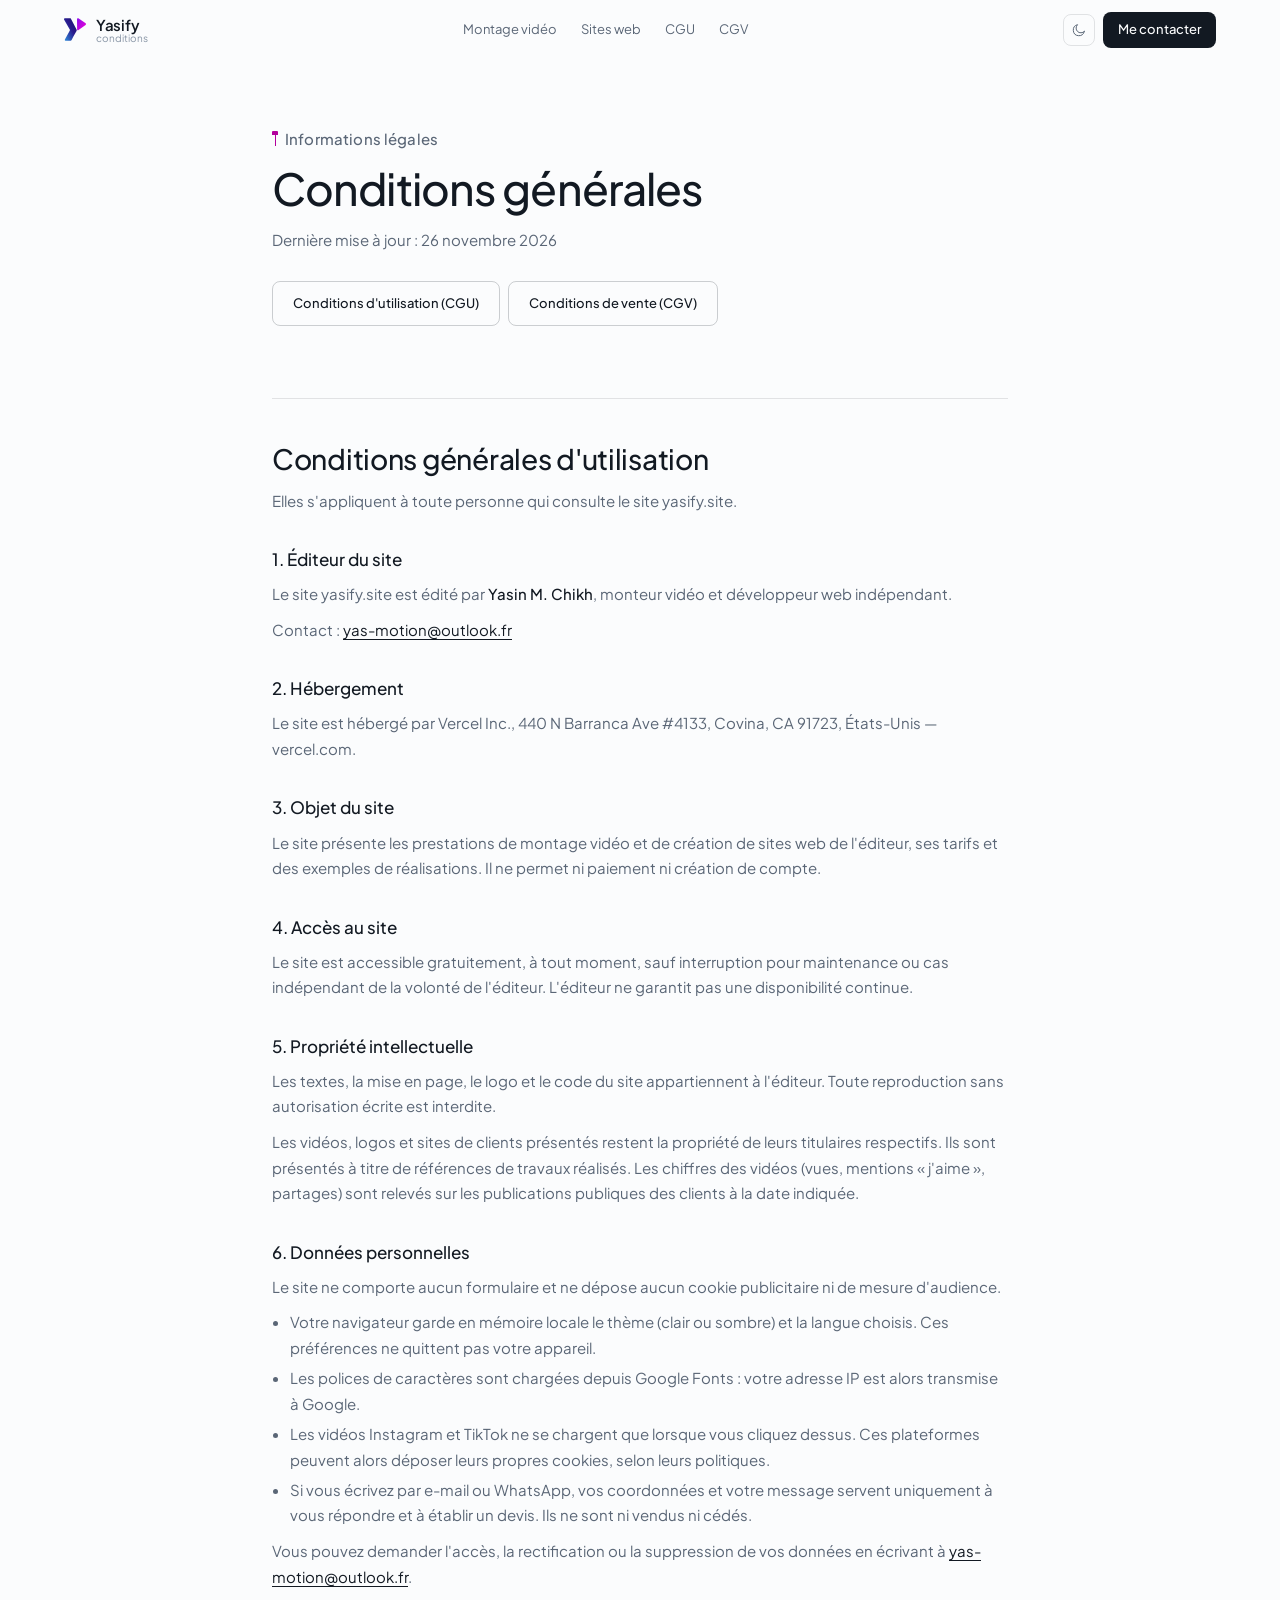
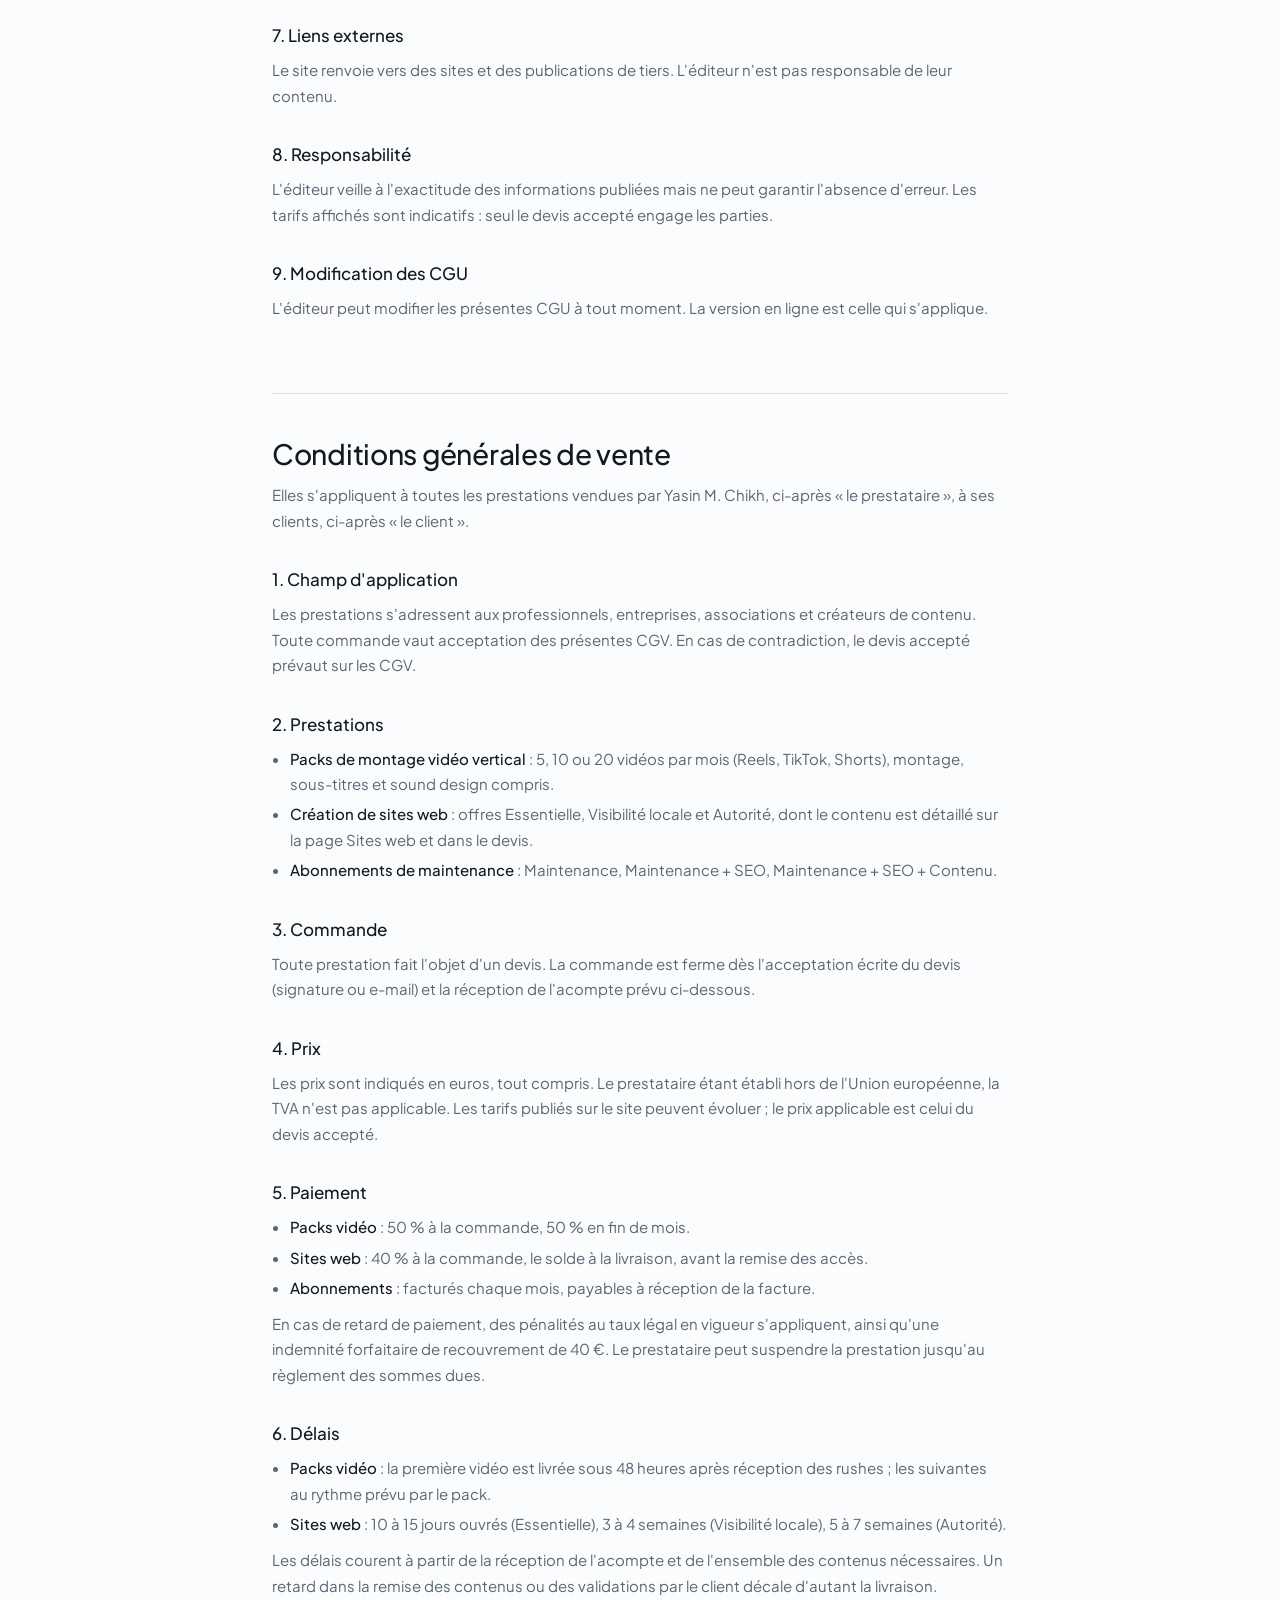
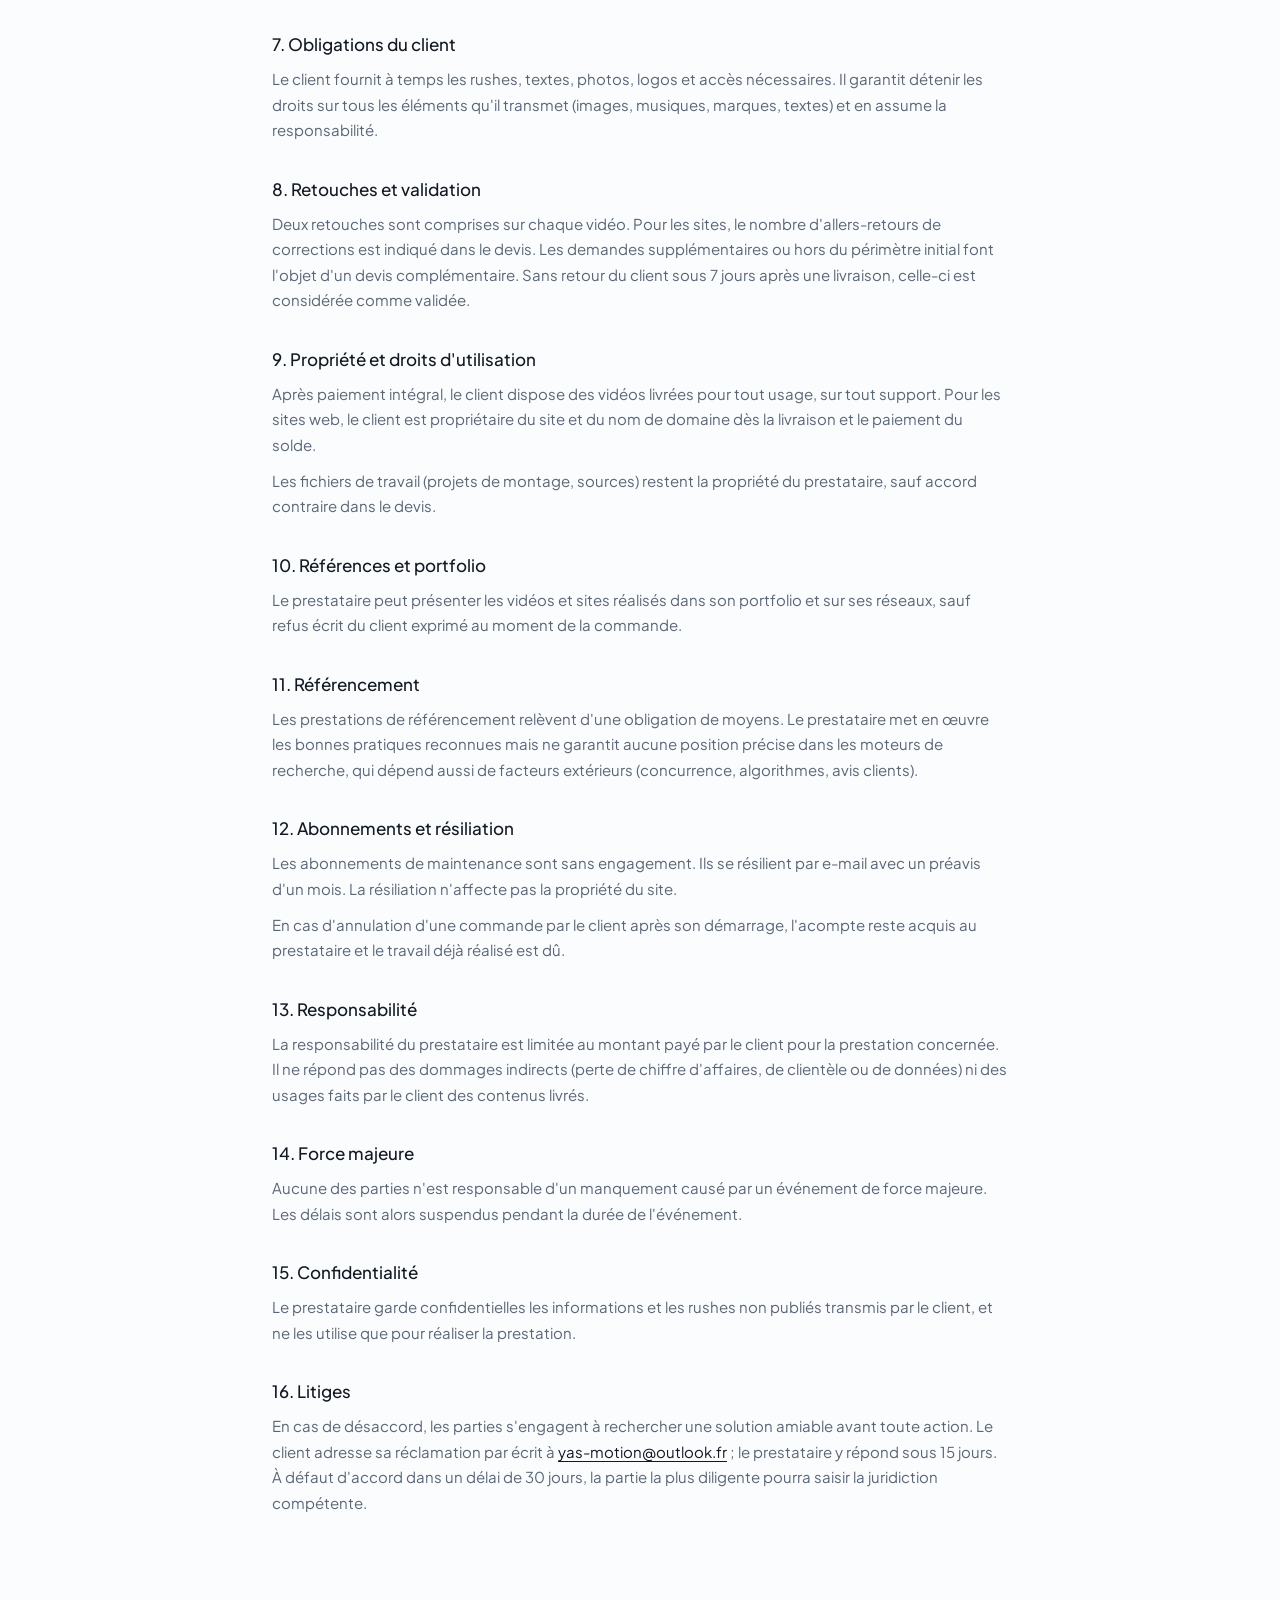
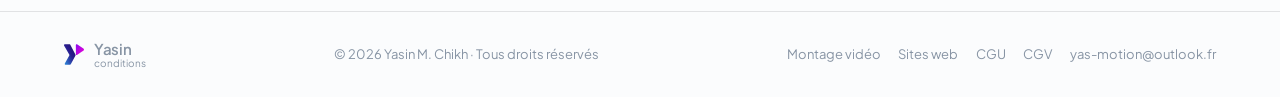
<file: cgu-cgv.html>
<!DOCTYPE html>
<html lang="fr" dir="ltr" data-theme="dark">
<head>
<meta charset="UTF-8"/>
<meta name="viewport" content="width=device-width, initial-scale=1.0, viewport-fit=cover"/>
<title>CGU et CGV · Yasin M. Chikh | Yasify</title>
<meta name="description" content="Conditions générales d'utilisation du site et conditions générales de vente des prestations de montage vidéo et de création de sites de Yasin M. Chikh."/>
<link rel="canonical" href="https://yasify.site/cgu-cgv.html"/>
<meta name="robots" content="index, follow, max-image-preview:large"/>
<meta name="theme-color" content="#0E1116"/>
<link rel="icon" href="/favicon.svg" type="image/svg+xml"/>
<link rel="apple-touch-icon" href="/apple-touch-icon.png"/>

<!-- Aperçu quand le lien est partagé (WhatsApp, LinkedIn, Facebook, X) -->
<meta property="og:type" content="website"/>
<meta property="og:locale" content="fr_FR"/>
<meta property="og:site_name" content="Yasify"/>
<meta property="og:url" content="https://yasify.site/cgu-cgv.html"/>
<meta property="og:title" content="CGU et CGV · Yasin M. Chikh | Yasify"/>
<meta property="og:description" content="Conditions générales d'utilisation du site et conditions générales de vente des prestations de montage vidéo et de création de sites de Yasin M. Chikh."/>
<meta property="og:image" content="https://yasify.site/img/og-video.jpg"/>
<meta property="og:image:width" content="1200"/>
<meta property="og:image:height" content="630"/>
<meta name="twitter:card" content="summary_large_image"/>

<!-- Données structurées : ce que Google et les assistants IA lisent pour comprendre l'offre -->
<script type="application/ld+json">
{
 "@context": "https://schema.org",
 "@graph": [
  {
   "@type": "Organization",
   "@id": "https://yasify.site/#yasify",
   "name": "Yasify",
   "url": "https://yasify.site/",
   "logo": "https://yasify.site/apple-touch-icon.png",
   "email": "yas-motion@outlook.fr",
   "founder": {
    "@id": "https://yasify.site/#yasin"
   },
   "areaServed": [
    {
     "@type": "Country",
     "name": "France"
    }
   ]
  },
  {
   "@type": "WebPage",
   "@id": "https://yasify.site/cgu-cgv.html#page",
   "url": "https://yasify.site/cgu-cgv.html",
   "name": "Conditions générales d'utilisation et de vente",
   "inLanguage": "fr-FR",
   "breadcrumb": {
    "@type": "BreadcrumbList",
    "itemListElement": [
     {
      "@type": "ListItem",
      "position": 1,
      "name": "Accueil",
      "item": "https://yasify.site/"
     },
     {
      "@type": "ListItem",
      "position": 2,
      "name": "CGU et CGV",
      "item": "https://yasify.site/cgu-cgv.html"
     }
    ]
   }
  }
 ]
}
</script>
<link rel="stylesheet" href="./style.css">
<script>
(function(){var t=null;try{t=localStorage.getItem('yas-theme')}catch(e){}
if(!t){t=(window.matchMedia&&matchMedia('(prefers-color-scheme: light)').matches)?'light':'dark'}
document.documentElement.setAttribute('data-theme',t)})();
</script>



<!-- Google Fonts chargé SANS bloquer le rendu : le texte s'affiche tout de
     suite avec la police système, puis bascule sur Plus Jakarta Sans.
     media="print" empêche le navigateur de retarder le premier affichage. -->
<link rel="preconnect" href="https://fonts.googleapis.com">
<link rel="preconnect" href="https://fonts.gstatic.com" crossorigin>
<link rel="stylesheet" media="print" onload="this.media='all'"
      href="https://fonts.googleapis.com/css2?family=Plus+Jakarta+Sans:wght@400;500;600;700;800&family=Cairo:wght@400;600;700;800&display=swap"/>
<noscript>
  <link rel="stylesheet" href="https://fonts.googleapis.com/css2?family=Plus+Jakarta+Sans:wght@400;500;600;700;800&family=Cairo:wght@400;600;700;800&display=swap"/>
</noscript>
</head>
<body>

<!-- ============ LOGO SVG (sprite réutilisable) ============ -->
<svg width="0" height="0" style="position:absolute" aria-hidden="true">
  <defs>
    <linearGradient id="gChev" x1="0" y1="1" x2="1" y2="0">
      <stop offset="0%" stop-color="#2E92E0"/>
      <stop offset="55%" stop-color="#2A1B8E"/>
      <stop offset="100%" stop-color="#1B1466"/>
    </linearGradient>
    <linearGradient id="gTri" x1="0" y1="0" x2="1" y2="1">
      <stop offset="0%" stop-color="#8A0BF0"/>
      <stop offset="100%" stop-color="#F003D1"/>
    </linearGradient>
    <symbol id="mark" viewBox="0 0 96.98 100">
      <path class="mk-chev" d="M3.63,0.30 L28.10,0.60 L29.91,1.51 L55.89,51.06 L55.89,55.29 L41.39,80.97 L33.53,96.37 L31.72,98.19 L28.70,99.40 L5.74,99.70 L3.63,97.58 L3.93,93.96 L25.08,55.59 L25.98,53.78 L25.98,51.36 L0.00,6.34 L0.00,3.02 L1.51,1.21 L3.32,0.60 Z"/>
      <path class="mk-tri" d="M60.42,0.00 L62.84,0.00 L64.95,1.21 L93.96,20.85 L96.37,23.26 L96.68,24.17 L96.98,26.28 L96.07,29.00 L93.66,31.42 L85.80,37.16 L62.54,52.87 L59.21,52.87 L58.01,51.06 L57.70,45.32 L57.40,4.53 L58.31,1.81 L60.12,0.30 Z"/>
    </symbol>
  </defs>
</svg>

<a href="#contenu" class="skip-link">Aller au contenu</a>

<!-- ============ NAV ============ -->
<nav id="nav">
  <a href="./index.html" class="brand" aria-label="Yasify — accueil">
    <svg class="brand-mark" aria-hidden="true"><use href="#mark"/></svg>
    <span class="brand-text">
      <strong>Yasify</strong>
      <small>conditions</small>
    </span>
  </a>

  <div class="nav-links" id="nav-links">
    <a href="./index.html">Montage vidéo</a>
    <a href="./sites-web.html">Sites web</a>
    <a href="#cgu">CGU</a>
    <a href="#cgv">CGV</a>
  </div>

  <div class="nav-right">
    <button class="icon-btn" id="theme-btn" onclick="toggleTheme()" aria-label="Changer de thème">
      <svg class="ico-sun" viewBox="0 0 24 24" aria-hidden="true"><circle cx="12" cy="12" r="4.2"/><g class="rays"><path d="M12 1.6v3M12 19.4v3M1.6 12h3M19.4 12h3M4.6 4.6l2.1 2.1M17.3 17.3l2.1 2.1M19.4 4.6l-2.1 2.1M6.7 17.3l-2.1 2.1"/></g></svg>
      <svg class="ico-moon" viewBox="0 0 24 24" aria-hidden="true"><path d="M20 14.2A8.4 8.4 0 1 1 9.8 4a6.8 6.8 0 0 0 10.2 10.2Z"/></svg>
    </button>
    <a href="./index.html#contact" class="btn-primary sm">Me contacter</a>
    <button class="burger" id="burger" onclick="toggleMenu()" aria-label="Menu"><span></span><span></span><span></span></button>
  </div>
</nav>

<main id="contenu" class="legal">
  <div class="legal-inner">
    <p class="eyebrow">Informations légales</p>
    <h1>Conditions générales</h1>
    <p class="legal-meta">Dernière mise à jour : 26 novembre 2026</p>
    <div class="legal-toc">
      <a href="#cgu" class="btn-ghost">Conditions d'utilisation (CGU)</a>
      <a href="#cgv" class="btn-ghost">Conditions de vente (CGV)</a>
    </div>

    <!-- =================== CGU =================== -->
    <section class="legal-part" id="cgu">
      <h2>Conditions générales d'utilisation</h2>
      <p class="legal-lead">Elles s'appliquent à toute personne qui consulte le site yasify.site.</p>

      <h3>1. Éditeur du site</h3>
      <p>Le site yasify.site est édité par <strong>Yasin M. Chikh</strong>, monteur vidéo et développeur web indépendant.</p>
      <p>Contact : <a href="mailto:yas-motion@outlook.fr">yas-motion@outlook.fr</a></p>

      <h3>2. Hébergement</h3>
      <p>Le site est hébergé par Vercel Inc., 440 N Barranca Ave #4133, Covina, CA 91723, États-Unis — vercel.com.</p>

      <h3>3. Objet du site</h3>
      <p>Le site présente les prestations de montage vidéo et de création de sites web de l'éditeur, ses tarifs et des exemples de réalisations. Il ne permet ni paiement ni création de compte.</p>

      <h3>4. Accès au site</h3>
      <p>Le site est accessible gratuitement, à tout moment, sauf interruption pour maintenance ou cas indépendant de la volonté de l'éditeur. L'éditeur ne garantit pas une disponibilité continue.</p>

      <h3>5. Propriété intellectuelle</h3>
      <p>Les textes, la mise en page, le logo et le code du site appartiennent à l'éditeur. Toute reproduction sans autorisation écrite est interdite.</p>
      <p>Les vidéos, logos et sites de clients présentés restent la propriété de leurs titulaires respectifs. Ils sont présentés à titre de références de travaux réalisés. Les chiffres des vidéos (vues, mentions « j'aime », partages) sont relevés sur les publications publiques des clients à la date indiquée.</p>

      <h3>6. Données personnelles</h3>
      <p>Le site ne comporte aucun formulaire et ne dépose aucun cookie publicitaire ni de mesure d'audience.</p>
      <ul>
        <li>Votre navigateur garde en mémoire locale le thème (clair ou sombre) et la langue choisis. Ces préférences ne quittent pas votre appareil.</li>
        <li>Les polices de caractères sont chargées depuis Google Fonts : votre adresse IP est alors transmise à Google.</li>
        <li>Les vidéos Instagram et TikTok ne se chargent que lorsque vous cliquez dessus. Ces plateformes peuvent alors déposer leurs propres cookies, selon leurs politiques.</li>
        <li>Si vous écrivez par e-mail ou WhatsApp, vos coordonnées et votre message servent uniquement à vous répondre et à établir un devis. Ils ne sont ni vendus ni cédés.</li>
      </ul>
      <p>Vous pouvez demander l'accès, la rectification ou la suppression de vos données en écrivant à <a href="mailto:yas-motion@outlook.fr">yas-motion@outlook.fr</a>.</p>

      <h3>7. Liens externes</h3>
      <p>Le site renvoie vers des sites et des publications de tiers. L'éditeur n'est pas responsable de leur contenu.</p>

      <h3>8. Responsabilité</h3>
      <p>L'éditeur veille à l'exactitude des informations publiées mais ne peut garantir l'absence d'erreur. Les tarifs affichés sont indicatifs : seul le devis accepté engage les parties.</p>

      <h3>9. Modification des CGU</h3>
      <p>L'éditeur peut modifier les présentes CGU à tout moment. La version en ligne est celle qui s'applique.</p>
    </section>

    <!-- =================== CGV =================== -->
    <section class="legal-part" id="cgv">
      <h2>Conditions générales de vente</h2>
      <p class="legal-lead">Elles s'appliquent à toutes les prestations vendues par Yasin M. Chikh, ci-après « le prestataire », à ses clients, ci-après « le client ».</p>

      <h3>1. Champ d'application</h3>
      <p>Les prestations s'adressent aux professionnels, entreprises, associations et créateurs de contenu. Toute commande vaut acceptation des présentes CGV. En cas de contradiction, le devis accepté prévaut sur les CGV.</p>

      <h3>2. Prestations</h3>
      <ul>
        <li><strong>Packs de montage vidéo vertical</strong> : 5, 10 ou 20 vidéos par mois (Reels, TikTok, Shorts), montage, sous-titres et sound design compris.</li>
        <li><strong>Création de sites web</strong> : offres Essentielle, Visibilité locale et Autorité, dont le contenu est détaillé sur la page Sites web et dans le devis.</li>
        <li><strong>Abonnements de maintenance</strong> : Maintenance, Maintenance + SEO, Maintenance + SEO + Contenu.</li>
      </ul>

      <h3>3. Commande</h3>
      <p>Toute prestation fait l'objet d'un devis. La commande est ferme dès l'acceptation écrite du devis (signature ou e-mail) et la réception de l'acompte prévu ci-dessous.</p>

      <h3>4. Prix</h3>
      <p>Les prix sont indiqués en euros, tout compris. Le prestataire étant établi hors de l'Union européenne, la TVA n'est pas applicable. Les tarifs publiés sur le site peuvent évoluer ; le prix applicable est celui du devis accepté.</p>

      <h3>5. Paiement</h3>
      <ul>
        <li><strong>Packs vidéo</strong> : 50 % à la commande, 50 % en fin de mois.</li>
        <li><strong>Sites web</strong> : 40 % à la commande, le solde à la livraison, avant la remise des accès.</li>
        <li><strong>Abonnements</strong> : facturés chaque mois, payables à réception de la facture.</li>
      </ul>
      <p>En cas de retard de paiement, des pénalités au taux légal en vigueur s'appliquent, ainsi qu'une indemnité forfaitaire de recouvrement de 40 €. Le prestataire peut suspendre la prestation jusqu'au règlement des sommes dues.</p>

      <h3>6. Délais</h3>
      <ul>
        <li><strong>Packs vidéo</strong> : la première vidéo est livrée sous 48 heures après réception des rushes ; les suivantes au rythme prévu par le pack.</li>
        <li><strong>Sites web</strong> : 10 à 15 jours ouvrés (Essentielle), 3 à 4 semaines (Visibilité locale), 5 à 7 semaines (Autorité).</li>
      </ul>
      <p>Les délais courent à partir de la réception de l'acompte et de l'ensemble des contenus nécessaires. Un retard dans la remise des contenus ou des validations par le client décale d'autant la livraison.</p>

      <h3>7. Obligations du client</h3>
      <p>Le client fournit à temps les rushes, textes, photos, logos et accès nécessaires. Il garantit détenir les droits sur tous les éléments qu'il transmet (images, musiques, marques, textes) et en assume la responsabilité.</p>

      <h3>8. Retouches et validation</h3>
      <p>Deux retouches sont comprises sur chaque vidéo. Pour les sites, le nombre d'allers-retours de corrections est indiqué dans le devis. Les demandes supplémentaires ou hors du périmètre initial font l'objet d'un devis complémentaire. Sans retour du client sous 7 jours après une livraison, celle-ci est considérée comme validée.</p>

      <h3>9. Propriété et droits d'utilisation</h3>
      <p>Après paiement intégral, le client dispose des vidéos livrées pour tout usage, sur tout support. Pour les sites web, le client est propriétaire du site et du nom de domaine dès la livraison et le paiement du solde.</p>
      <p>Les fichiers de travail (projets de montage, sources) restent la propriété du prestataire, sauf accord contraire dans le devis.</p>

      <h3>10. Références et portfolio</h3>
      <p>Le prestataire peut présenter les vidéos et sites réalisés dans son portfolio et sur ses réseaux, sauf refus écrit du client exprimé au moment de la commande.</p>

      <h3>11. Référencement</h3>
      <p>Les prestations de référencement relèvent d'une obligation de moyens. Le prestataire met en œuvre les bonnes pratiques reconnues mais ne garantit aucune position précise dans les moteurs de recherche, qui dépend aussi de facteurs extérieurs (concurrence, algorithmes, avis clients).</p>

      <h3>12. Abonnements et résiliation</h3>
      <p>Les abonnements de maintenance sont sans engagement. Ils se résilient par e-mail avec un préavis d'un mois. La résiliation n'affecte pas la propriété du site.</p>
      <p>En cas d'annulation d'une commande par le client après son démarrage, l'acompte reste acquis au prestataire et le travail déjà réalisé est dû.</p>

      <h3>13. Responsabilité</h3>
      <p>La responsabilité du prestataire est limitée au montant payé par le client pour la prestation concernée. Il ne répond pas des dommages indirects (perte de chiffre d'affaires, de clientèle ou de données) ni des usages faits par le client des contenus livrés.</p>

      <h3>14. Force majeure</h3>
      <p>Aucune des parties n'est responsable d'un manquement causé par un événement de force majeure. Les délais sont alors suspendus pendant la durée de l'événement.</p>

      <h3>15. Confidentialité</h3>
      <p>Le prestataire garde confidentielles les informations et les rushes non publiés transmis par le client, et ne les utilise que pour réaliser la prestation.</p>

      <h3>16. Litiges</h3>
      <p>En cas de désaccord, les parties s'engagent à rechercher une solution amiable avant toute action. Le client adresse sa réclamation par écrit à <a href="mailto:yas-motion@outlook.fr">yas-motion@outlook.fr</a> ; le prestataire y répond sous 15 jours. À défaut d'accord dans un délai de 30 jours, la partie la plus diligente pourra saisir la juridiction compétente.</p>
    </section>

  </div>
</main>

<!-- ============ FOOTER ============ -->
<footer>
  <a href="./index.html" class="brand footer-brand">
    <svg class="brand-mark" aria-hidden="true"><use href="#mark"/></svg>
    <span class="brand-text"><strong>Yasin</strong><small>conditions</small></span>
  </a>
  <span>© 2026 Yasin M. Chikh · Tous droits réservés</span>
  <div class="footer-links" role="navigation" aria-label="Liens du pied de page">
    <a href="./index.html">Montage vidéo</a>
    <a href="./sites-web.html">Sites web</a>
    <a href="./cgu-cgv.html#cgu">CGU</a>
    <a href="./cgu-cgv.html#cgv">CGV</a>
    <a href="mailto:yas-motion@outlook.fr">yas-motion@outlook.fr</a>
  </div>
</footer>

<script src="./pages.js"></script>
</body>
</html>
</file>
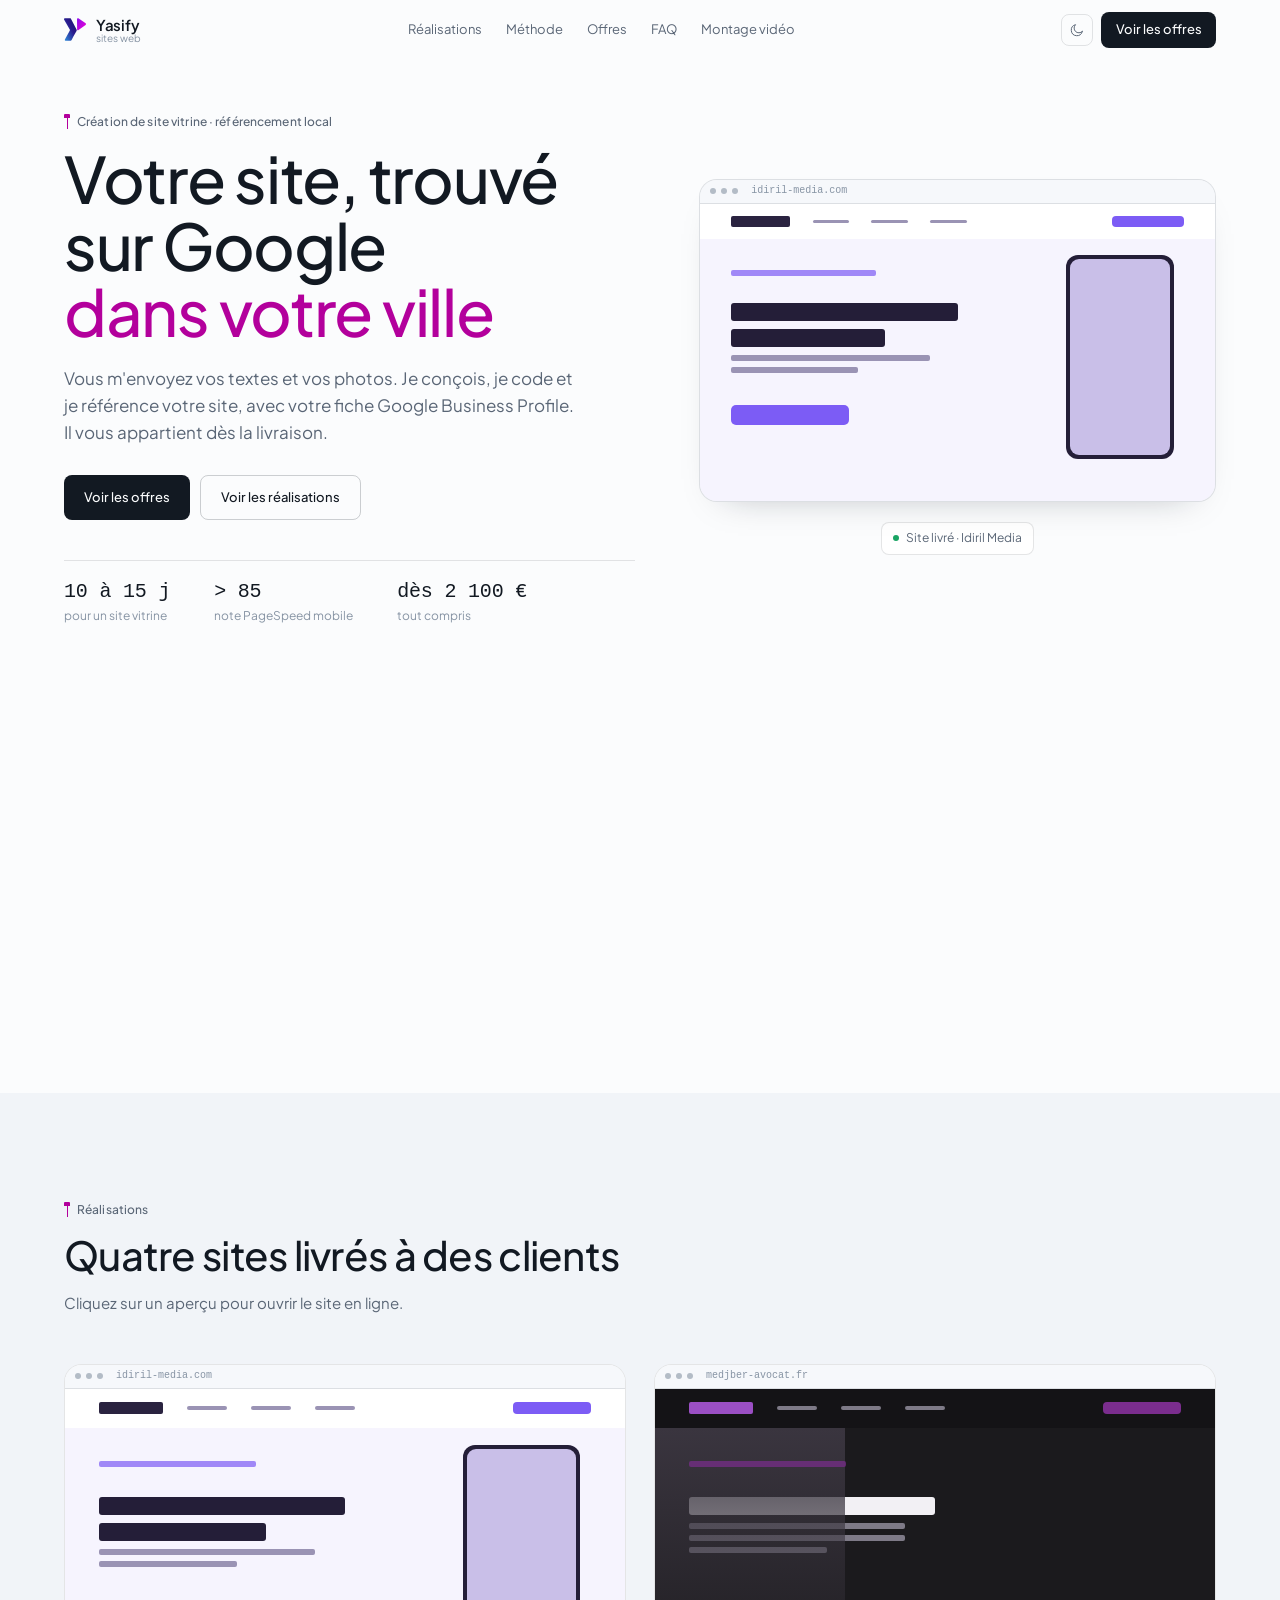
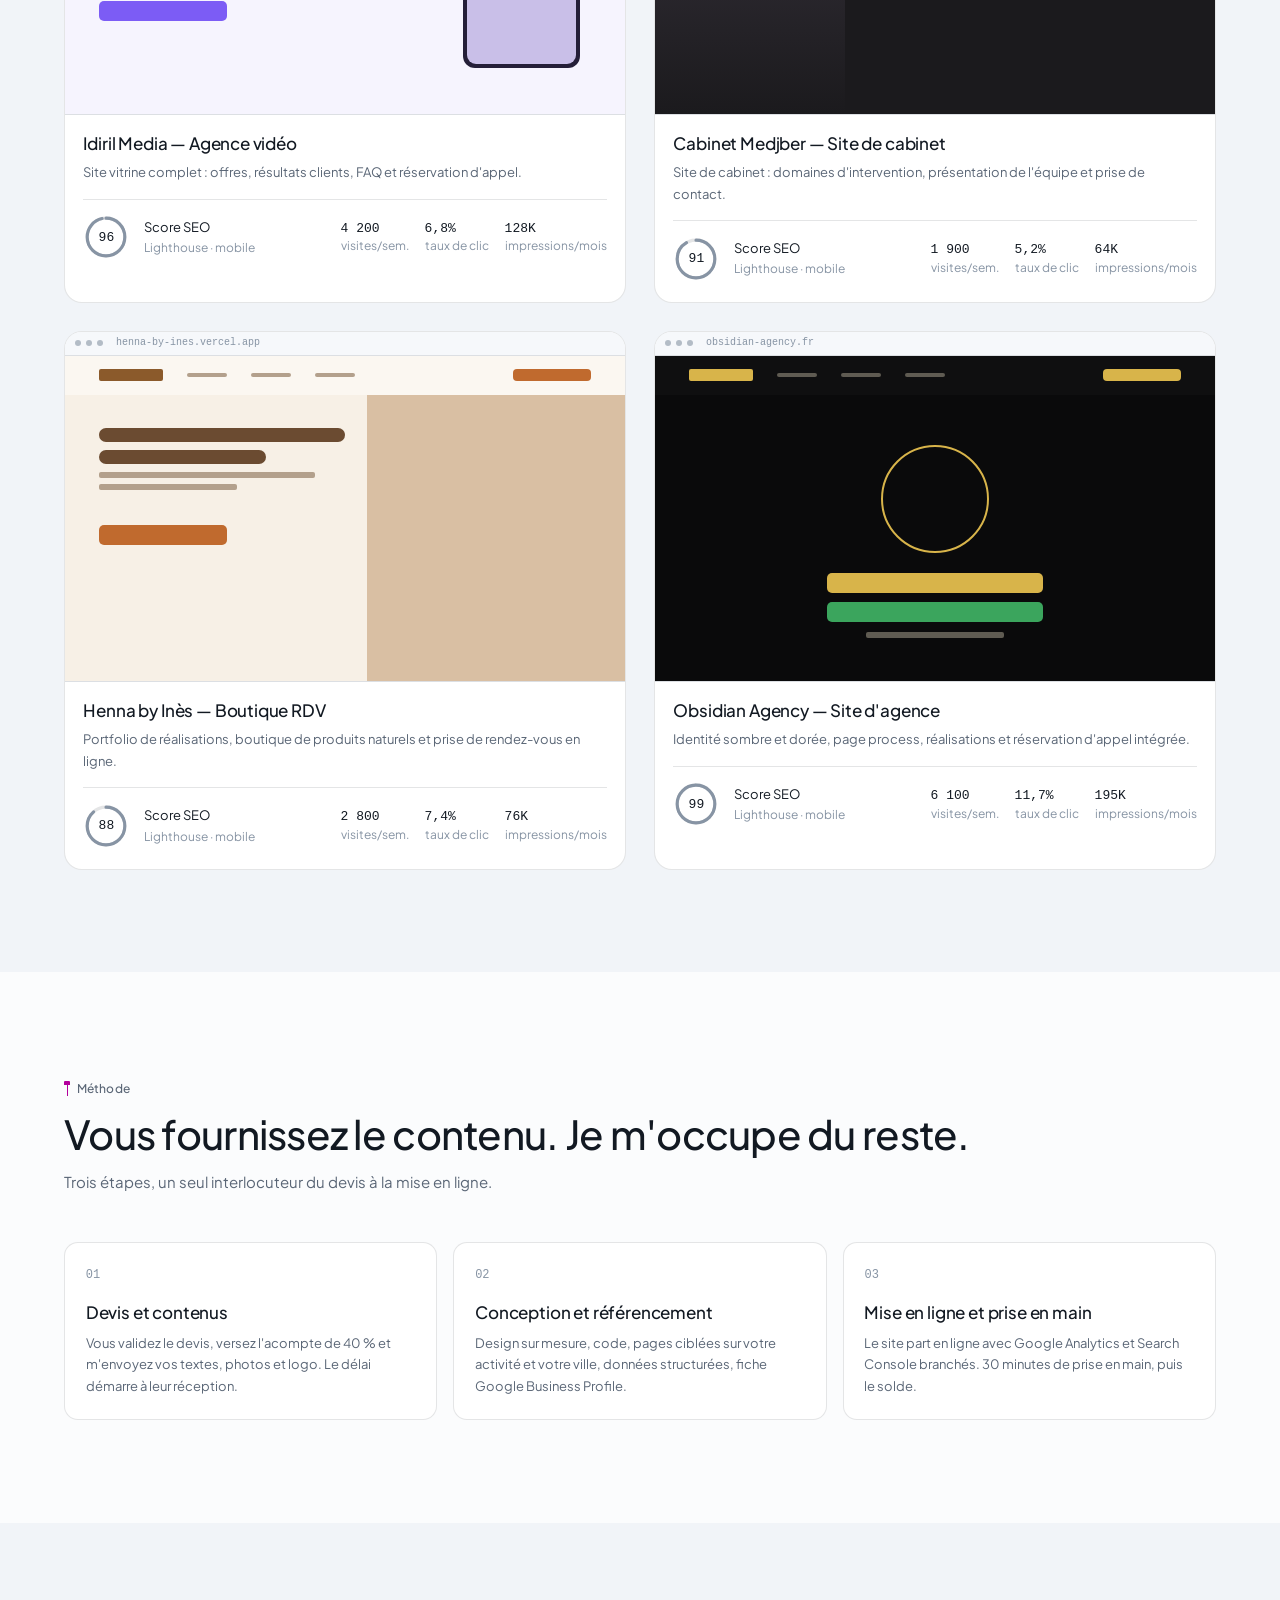
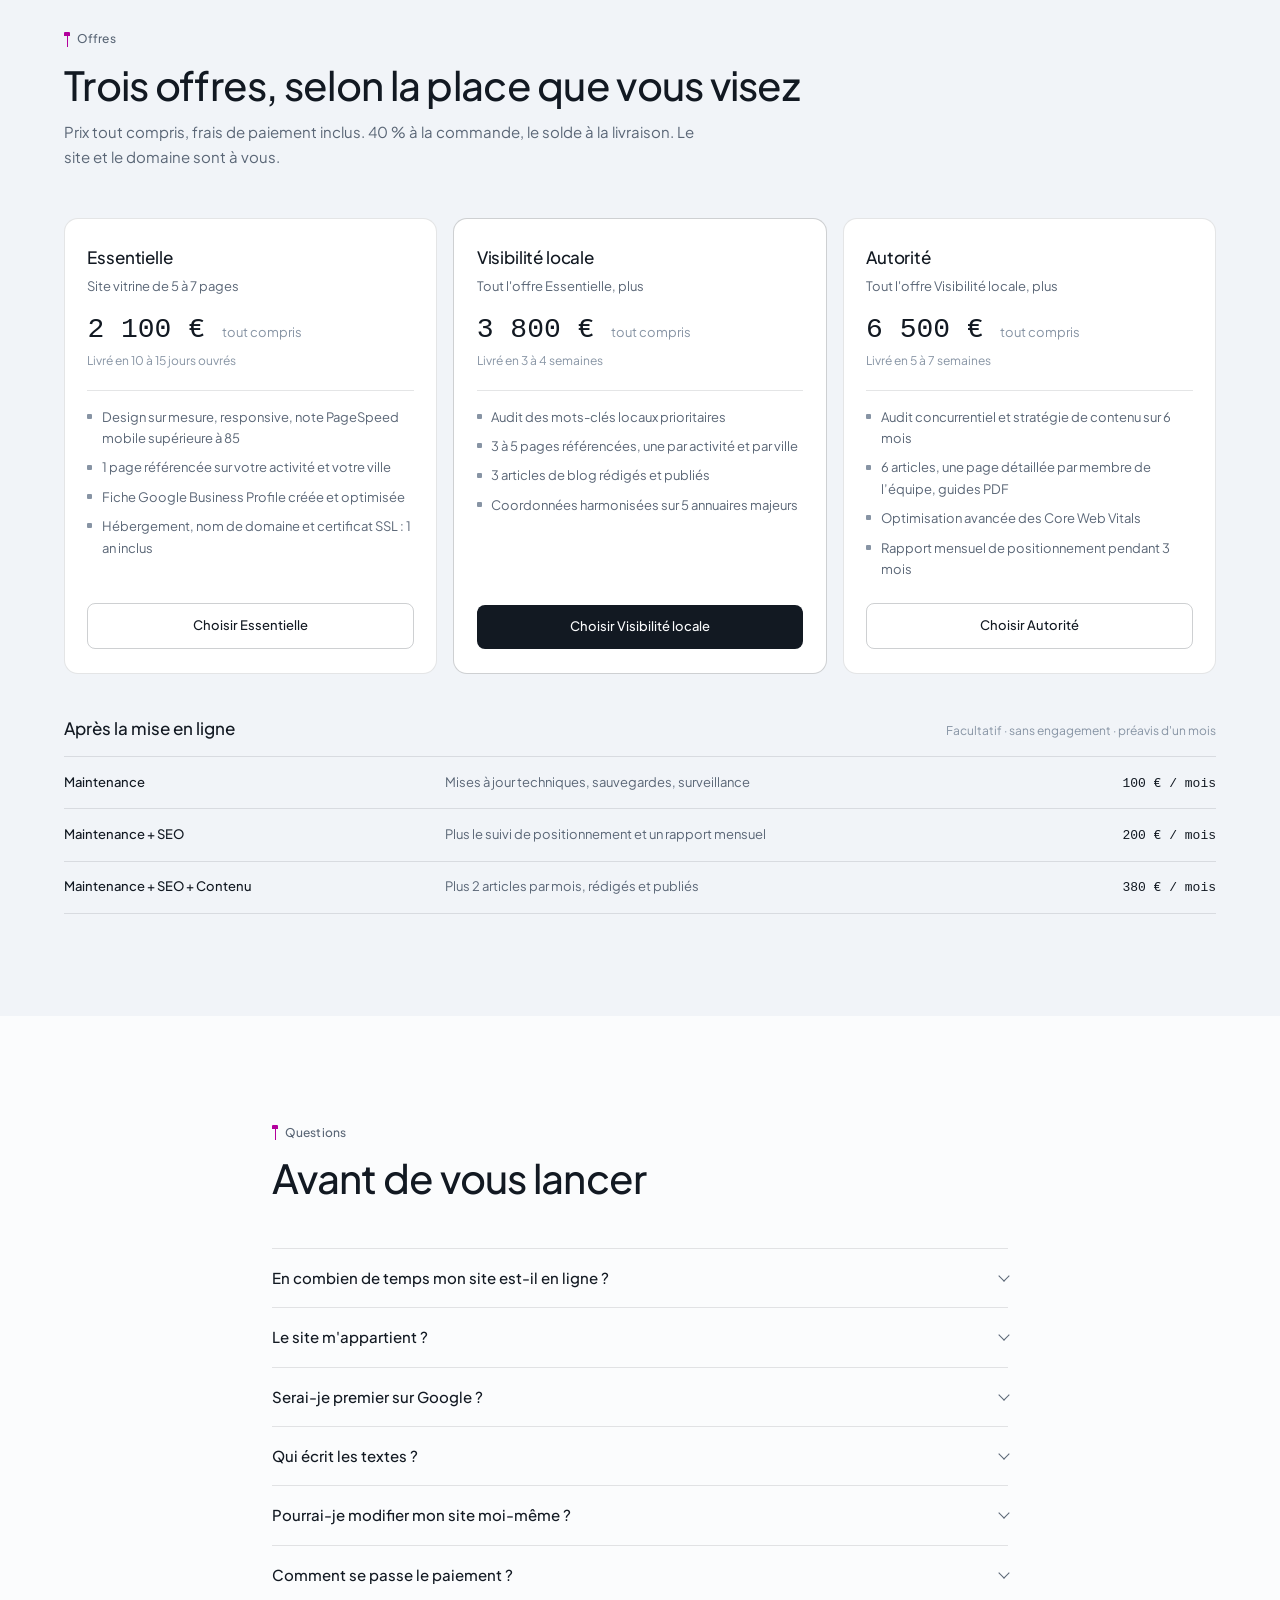
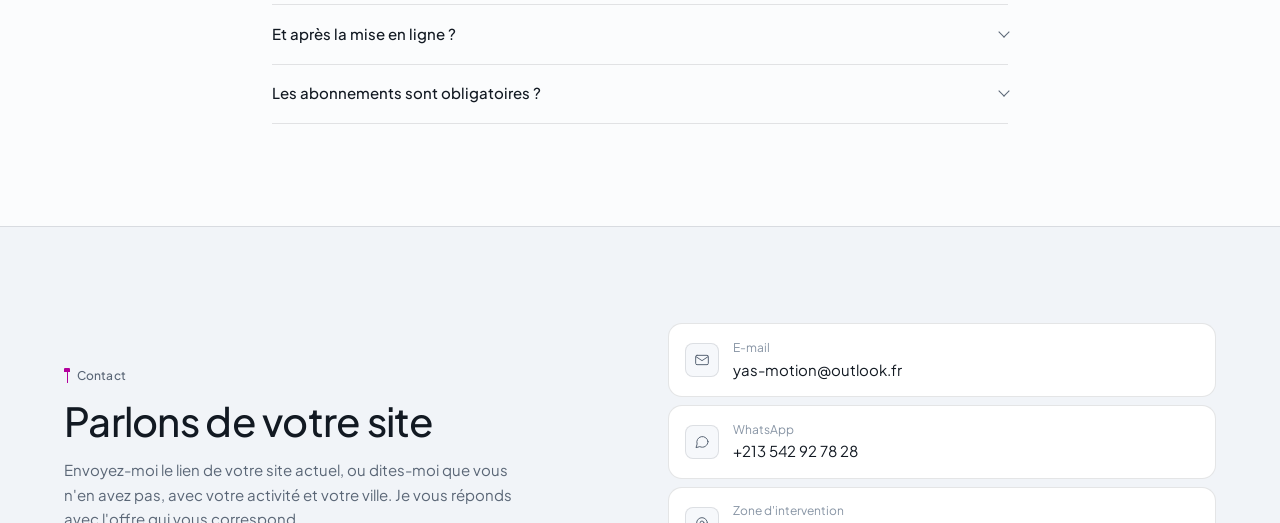
<file: sites-web.html>
<!DOCTYPE html>
<html lang="fr" dir="ltr" data-theme="dark">
<head>
<meta charset="UTF-8"/>
<meta name="viewport" content="width=device-width, initial-scale=1.0, viewport-fit=cover"/>
<title>Création de site vitrine et SEO local · dès 2 100 € | Yasify</title>
<meta name="description" content="Site vitrine sur mesure, référencé sur votre activité et votre ville, avec fiche Google Business Profile. Livré en 10 à 15 jours ouvrés, dès 2 100 € tout compris."/>
<link rel="canonical" href="https://yasify.site/sites-web.html"/>
<meta name="robots" content="index, follow, max-image-preview:large"/>
<meta name="theme-color" content="#0E1116"/>
<link rel="icon" href="/favicon.svg" type="image/svg+xml"/>
<link rel="apple-touch-icon" href="/apple-touch-icon.png"/>

<!-- Aperçu quand le lien est partagé (WhatsApp, LinkedIn, Facebook, X) -->
<meta property="og:type" content="website"/>
<meta property="og:locale" content="fr_FR"/>
<meta property="og:site_name" content="Yasify"/>
<meta property="og:url" content="https://yasify.site/sites-web.html"/>
<meta property="og:title" content="Création de site vitrine et SEO local · dès 2 100 € | Yasify"/>
<meta property="og:description" content="Site vitrine sur mesure, référencé sur votre activité et votre ville, avec fiche Google Business Profile. Livré en 10 à 15 jours ouvrés, dès 2 100 € tout compris."/>
<meta property="og:image" content="https://yasify.site/img/og-sites.jpg"/>
<meta property="og:image:width" content="1200"/>
<meta property="og:image:height" content="630"/>
<meta name="twitter:card" content="summary_large_image"/>

<!-- Données structurées : ce que Google et les assistants IA lisent pour comprendre l'offre -->
<script type="application/ld+json">
{
 "@context": "https://schema.org",
 "@graph": [
  {
   "@type": "Organization",
   "@id": "https://yasify.site/#yasify",
   "name": "Yasify",
   "url": "https://yasify.site/",
   "logo": "https://yasify.site/apple-touch-icon.png",
   "email": "yas-motion@outlook.fr",
   "founder": {
    "@id": "https://yasify.site/#yasin"
   },
   "areaServed": [
    {
     "@type": "Country",
     "name": "France"
    }
   ]
  },
  {
   "@type": "Person",
   "@id": "https://yasify.site/#yasin",
   "name": "Yasin M. Chikh",
   "jobTitle": "Monteur vidéo et développeur web freelance",
   "url": "https://yasify.site/",
   "worksFor": {
    "@id": "https://yasify.site/#yasify"
   }
  },
  {
   "@type": "WebPage",
   "@id": "https://yasify.site/sites-web.html#page",
   "url": "https://yasify.site/sites-web.html",
   "name": "Création de site vitrine et référencement local",
   "inLanguage": "fr-FR",
   "about": {
    "@id": "https://yasify.site/sites-web.html#service"
   },
   "breadcrumb": {
    "@type": "BreadcrumbList",
    "itemListElement": [
     {
      "@type": "ListItem",
      "position": 1,
      "name": "Accueil",
      "item": "https://yasify.site/"
     },
     {
      "@type": "ListItem",
      "position": 2,
      "name": "Sites web",
      "item": "https://yasify.site/sites-web.html"
     }
    ]
   }
  },
  {
   "@type": "Service",
   "@id": "https://yasify.site/sites-web.html#service",
   "name": "Création de site vitrine et référencement local",
   "serviceType": "Création de site internet",
   "description": "Site vitrine sur mesure, référencé sur l'activité et la ville du client, avec fiche Google Business Profile. Le client est propriétaire du site et du domaine.",
   "provider": {
    "@id": "https://yasify.site/#yasify"
   },
   "areaServed": [
    {
     "@type": "Country",
     "name": "France"
    }
   ],
   "offers": [
    {
     "@type": "Offer",
     "name": "Essentielle",
     "price": "2100",
     "priceCurrency": "EUR",
     "description": "Site vitrine de 5 à 7 pages, 1 page référencée, fiche Google Business Profile, hébergement et domaine 1 an inclus. Livré en 10 à 15 jours ouvrés.",
     "url": "https://yasify.site/sites-web.html#offres"
    },
    {
     "@type": "Offer",
     "name": "Visibilité locale",
     "price": "3800",
     "priceCurrency": "EUR",
     "description": "Offre Essentielle plus audit des mots-clés locaux, 3 à 5 pages référencées par activité et par ville, 3 articles de blog. Livré en 3 à 4 semaines.",
     "url": "https://yasify.site/sites-web.html#offres"
    },
    {
     "@type": "Offer",
     "name": "Autorité",
     "price": "6500",
     "priceCurrency": "EUR",
     "description": "Offre Visibilité locale plus audit concurrentiel, stratégie de contenu sur 6 mois, 6 articles, rapport mensuel pendant 3 mois. Livré en 5 à 7 semaines.",
     "url": "https://yasify.site/sites-web.html#offres"
    },
    {
     "@type": "Offer",
     "name": "Maintenance",
     "price": "100",
     "priceCurrency": "EUR",
     "description": "Mises à jour techniques, sauvegardes, surveillance — par mois, sans engagement",
     "url": "https://yasify.site/sites-web.html#offres"
    },
    {
     "@type": "Offer",
     "name": "Maintenance + SEO",
     "price": "200",
     "priceCurrency": "EUR",
     "description": "Plus suivi de positionnement et rapport mensuel — par mois",
     "url": "https://yasify.site/sites-web.html#offres"
    },
    {
     "@type": "Offer",
     "name": "Maintenance + SEO + Contenu",
     "price": "380",
     "priceCurrency": "EUR",
     "description": "Plus 2 articles par mois — par mois",
     "url": "https://yasify.site/sites-web.html#offres"
    }
   ]
  },
  {
   "@type": "FAQPage",
   "@id": "https://yasify.site/sites-web.html#faq",
   "mainEntity": [
    {
     "@type": "Question",
     "name": "En combien de temps mon site est-il en ligne ?",
     "acceptedAnswer": {
      "@type": "Answer",
      "text": "10 à 15 jours ouvrés pour l'offre Essentielle, 3 à 4 semaines pour Visibilité locale, 5 à 7 semaines pour Autorité. Le délai court à partir de la réception de vos contenus et de l'acompte."
     }
    },
    {
     "@type": "Question",
     "name": "Le site m'appartient ?",
     "acceptedAnswer": {
      "@type": "Answer",
      "text": "Oui. Le site et le nom de domaine sont à vous dès la livraison, sans abonnement obligatoire pour les garder."
     }
    },
    {
     "@type": "Question",
     "name": "Serai-je premier sur Google ?",
     "acceptedAnswer": {
      "@type": "Answer",
      "text": "Personne ne peut le promettre honnêtement : le référencement est une obligation de moyens. Je mets en place tout ce qui dépend du site (pages ciblées, balises, données structurées, fiche Google Business Profile, vitesse), et les premiers positionnements se mesurent en général entre 3 et 6 mois."
     }
    },
    {
     "@type": "Question",
     "name": "Qui écrit les textes ?",
     "acceptedAnswer": {
      "@type": "Answer",
      "text": "Vous fournissez vos textes de présentation et vos photos. Les articles de blog des offres Visibilité locale et Autorité sont rédigés et publiés par moi."
     }
    },
    {
     "@type": "Question",
     "name": "Pourrai-je modifier mon site moi-même ?",
     "acceptedAnswer": {
      "@type": "Answer",
      "text": "Oui. Une prise en main de 30 minutes est comprise : vous repartez en sachant changer un texte, une photo ou vos horaires."
     }
    },
    {
     "@type": "Question",
     "name": "Comment se passe le paiement ?",
     "acceptedAnswer": {
      "@type": "Answer",
      "text": "40 % à la commande, le solde à la livraison. Les prix affichés sont tout compris, frais de paiement inclus."
     }
    },
    {
     "@type": "Question",
     "name": "Et après la mise en ligne ?",
     "acceptedAnswer": {
      "@type": "Answer",
      "text": "L'hébergement et le domaine sont inclus la première année. Ensuite, vous pouvez prendre un abonnement de maintenance, sans engagement, ou reprendre l'hébergement à votre nom."
     }
    },
    {
     "@type": "Question",
     "name": "Les abonnements sont obligatoires ?",
     "acceptedAnswer": {
      "@type": "Answer",
      "text": "Non. Ils sont sans engagement, avec un préavis d'un mois, et vous gardez la propriété du site dans tous les cas."
     }
    }
   ]
  }
 ]
}
</script>
<link rel="stylesheet" href="./style.css">
<script>
(function(){var t=null;try{t=localStorage.getItem('yas-theme')}catch(e){}
if(!t){t=(window.matchMedia&&matchMedia('(prefers-color-scheme: light)').matches)?'light':'dark'}
document.documentElement.setAttribute('data-theme',t)})();
</script>



<!-- Google Fonts chargé SANS bloquer le rendu : le texte s'affiche tout de
     suite avec la police système, puis bascule sur Plus Jakarta Sans.
     media="print" empêche le navigateur de retarder le premier affichage. -->
<link rel="preconnect" href="https://fonts.googleapis.com">
<link rel="preconnect" href="https://fonts.gstatic.com" crossorigin>
<link rel="stylesheet" media="print" onload="this.media='all'"
      href="https://fonts.googleapis.com/css2?family=Plus+Jakarta+Sans:wght@400;500;600;700;800&family=Cairo:wght@400;600;700;800&display=swap"/>
<noscript>
  <link rel="stylesheet" href="https://fonts.googleapis.com/css2?family=Plus+Jakarta+Sans:wght@400;500;600;700;800&family=Cairo:wght@400;600;700;800&display=swap"/>
</noscript>
</head>
<body>

<!-- ============ LOGO SVG (sprite réutilisable) ============ -->
<svg width="0" height="0" style="position:absolute" aria-hidden="true">
  <defs>
    <linearGradient id="gChev" x1="0" y1="1" x2="1" y2="0">
      <stop offset="0%" stop-color="#2E92E0"/>
      <stop offset="55%" stop-color="#2A1B8E"/>
      <stop offset="100%" stop-color="#1B1466"/>
    </linearGradient>
    <linearGradient id="gTri" x1="0" y1="0" x2="1" y2="1">
      <stop offset="0%" stop-color="#8A0BF0"/>
      <stop offset="100%" stop-color="#F003D1"/>
    </linearGradient>
    <symbol id="mark" viewBox="0 0 96.98 100">
      <path class="mk-chev" d="M3.63,0.30 L28.10,0.60 L29.91,1.51 L55.89,51.06 L55.89,55.29 L41.39,80.97 L33.53,96.37 L31.72,98.19 L28.70,99.40 L5.74,99.70 L3.63,97.58 L3.93,93.96 L25.08,55.59 L25.98,53.78 L25.98,51.36 L0.00,6.34 L0.00,3.02 L1.51,1.21 L3.32,0.60 Z"/>
      <path class="mk-tri" d="M60.42,0.00 L62.84,0.00 L64.95,1.21 L93.96,20.85 L96.37,23.26 L96.68,24.17 L96.98,26.28 L96.07,29.00 L93.66,31.42 L85.80,37.16 L62.54,52.87 L59.21,52.87 L58.01,51.06 L57.70,45.32 L57.40,4.53 L58.31,1.81 L60.12,0.30 Z"/>
    </symbol>
  </defs>
</svg>

<a href="#contenu" class="skip-link">Aller au contenu</a>

<!-- ============ NAV ============ -->
<nav id="nav">
  <a href="./index.html" class="brand" aria-label="Yasify — accueil">
    <svg class="brand-mark" aria-hidden="true"><use href="#mark"/></svg>
    <span class="brand-text">
      <strong>Yasify</strong>
      <small>sites web</small>
    </span>
  </a>

  <div class="nav-links" id="nav-links">
    <a href="#realisations">Réalisations</a>
    <a href="#methode">Méthode</a>
    <a href="#offres">Offres</a>
    <a href="#faq">FAQ</a>
    <a href="./index.html">Montage vidéo</a>
  </div>

  <div class="nav-right">
    <button class="icon-btn" id="theme-btn" onclick="toggleTheme()" aria-label="Changer de thème">
      <svg class="ico-sun" viewBox="0 0 24 24" aria-hidden="true"><circle cx="12" cy="12" r="4.2"/><g class="rays"><path d="M12 1.6v3M12 19.4v3M1.6 12h3M19.4 12h3M4.6 4.6l2.1 2.1M17.3 17.3l2.1 2.1M19.4 4.6l-2.1 2.1M6.7 17.3l-2.1 2.1"/></g></svg>
      <svg class="ico-moon" viewBox="0 0 24 24" aria-hidden="true"><path d="M20 14.2A8.4 8.4 0 1 1 9.8 4a6.8 6.8 0 0 0 10.2 10.2Z"/></svg>
    </button>
    <a href="#offres" class="btn-primary sm">Voir les offres</a>
    <button class="burger" id="burger" onclick="toggleMenu()" aria-label="Menu"><span></span><span></span><span></span></button>
  </div>
</nav>

<!-- ============ HERO ============ -->
<header class="hero" id="top">
  <div class="hero-grid">
    <div class="hero-content">
      <p class="eyebrow">Création de site vitrine · référencement local</p>
      <h1>Votre site, trouvé<br/>sur Google<br/><em>dans votre ville</em></h1>
      <p class="lead">Vous m'envoyez vos textes et vos photos. Je conçois, je code et je référence votre site, avec votre fiche Google Business Profile. Il vous appartient dès la livraison.</p>
      <div class="hero-actions">
        <a href="#offres" class="btn-primary">Voir les offres</a>
        <a href="#realisations" class="btn-ghost">Voir les réalisations</a>
      </div>
      <div class="hero-stats">
        <div><b>10 à 15&nbsp;j</b><span>pour un site vitrine</span></div>
        <div><b>&gt;&nbsp;85</b><span>note PageSpeed mobile</span></div>
        <div><b>dès 2&nbsp;100&nbsp;€</b><span>tout compris</span></div>
      </div>
    </div>

    <div class="hero-visual">
      <a class="site-shot hero-shot" href="https://www.idiril-media.com/" target="_blank" rel="noopener"
         data-mock="idiril">
        <span class="chrome"><i></i><i></i><i></i><em>idiril-media.com</em></span>
        <span class="mock">
          <span class="mock-nav"><b></b><u></u><u></u><u></u><s></s></span>
          <span class="mock-body">
            <span class="mock-eyebrow"></span>
            <span class="mock-h1"></span><span class="mock-h1 short"></span>
            <span class="mock-p"></span><span class="mock-p short"></span>
            <span class="mock-btn"></span>
            <span class="mock-phone"><i></i></span>
          </span>
        </span>
        <span class="shot-inner"></span>
        <span class="shot-cta">Voir le site ↗</span>
      </a>
      <p class="hero-badge"><span class="dot"></span><span>Site livré · Idiril Media</span></p>
    </div>
  </div>
</header>


<main id="contenu">

<!-- ============ CLIENTS ============ -->
<section class="section logos-section" id="clients">
  <p class="logos-caption">Ils m'ont confié leur site</p>
  <ul class="logo-strip">
    <li class="logo-item" role="img" aria-label="Idiril Media"><span class="logo-mark" style="--logo:url('./img/clients/idiril.png');--h:32px;--w:67px"></span></li>
    <li class="logo-item"><span class="logo-mark" style="--logo:url('./img/clients/obsidian.png');--h:28px;--w:22px"></span><span>Obsidian Agency</span></li>
    <li class="logo-item"><span class="logo-mark" style="--logo:url('./img/clients/lmavocat.png');--h:28px;--w:29px"></span><span>Cabinet Medjber</span></li>
    <li class="logo-item"><span>Henna by Inès</span></li>
  </ul>
</section>

<!-- ============ RÉALISATIONS ============
     POUR CHAQUE CARTE : href = l'URL du site, data-mock = l'aperçu dessiné
     (idiril | avocat | henna | obsidian), --score = l'anneau SEO.
     Les chiffres de trafic sont des exemples à remplacer par les vrais
     (Search Console) et par une mesure Lighthouse réelle. -->
<section class="section alt" id="realisations">
  <div class="section-head">
    <p class="eyebrow">Réalisations</p>
    <h2>Quatre sites <em>livrés à des clients</em></h2>
    <p class="section-sub">Cliquez sur un aperçu pour ouvrir le site en ligne.</p>
  </div>

  <div class="sites-grid">

    <!-- Site 1 — Idiril Media -->
    <article class="site-card">
      <a class="site-shot" href="https://www.idiril-media.com/" target="_blank" rel="noopener"
         data-mock="idiril">
        <span class="chrome"><i></i><i></i><i></i><em>idiril-media.com</em></span>
        <span class="mock">
          <span class="mock-nav"><b></b><u></u><u></u><u></u><s></s></span>
          <span class="mock-body">
            <span class="mock-eyebrow"></span>
            <span class="mock-h1"></span><span class="mock-h1 short"></span>
            <span class="mock-p"></span><span class="mock-p short"></span>
            <span class="mock-btn"></span>
            <span class="mock-phone"><i></i></span>
          </span>
        </span>
        <span class="shot-inner"></span>
        <span class="shot-cta">Voir le site ↗</span>
      </a>
      <div class="site-body">
        <div class="site-head">
          <h3>Idiril Media — Agence vidéo</h3>
        </div>
        <p class="site-desc">Site vitrine complet : offres, résultats clients, FAQ et réservation d'appel.</p>
        <div class="seo-row">
          <div class="seo-ring" style="--score:96">
            <svg viewBox="0 0 44 44" aria-hidden="true"><circle class="ring-bg" cx="22" cy="22" r="18"/><circle class="ring-fg" cx="22" cy="22" r="18"/></svg>
            <b>96</b>
          </div>
          <div class="seo-meta">
            <span class="seo-lbl">Score SEO</span>
            <span class="seo-note">Lighthouse · mobile</span>
          </div>
          <div class="site-kpis">
            <div class="kpi"><b>4 200</b><small data-i18n="visites-sem">visites/sem.</small></div>
            <div class="kpi"><b>6,8%</b><small data-i18n="ctr">taux de clic</small></div>
            <div class="kpi"><b>128K</b><small data-i18n="impressions">impressions/mois</small></div>
          </div>
        </div>
      </div>
    </article>

    <!-- Site 2 — Cabinet Medjber -->
    <article class="site-card">
      <a class="site-shot" href="https://www.medjber-avocat.fr/" target="_blank" rel="noopener"
         data-mock="avocat">
        <span class="chrome"><i></i><i></i><i></i><em>medjber-avocat.fr</em></span>
        <span class="mock">
          <span class="mock-nav"><b></b><u></u><u></u><u></u><s></s></span>
          <span class="mock-body">
            <span class="mock-portrait"></span>
            <span class="mock-eyebrow"></span>
            <span class="mock-h1"></span>
            <span class="mock-p"></span><span class="mock-p"></span><span class="mock-p short"></span>
          </span>
        </span>
        <span class="shot-inner"></span>
        <span class="shot-cta">Voir le site ↗</span>
      </a>
      <div class="site-body">
        <div class="site-head">
          <h3>Cabinet Medjber — Site de cabinet</h3>
        </div>
        <p class="site-desc">Site de cabinet : domaines d'intervention, présentation de l'équipe et prise de contact.</p>
        <div class="seo-row">
          <div class="seo-ring" style="--score:91">
            <svg viewBox="0 0 44 44" aria-hidden="true"><circle class="ring-bg" cx="22" cy="22" r="18"/><circle class="ring-fg" cx="22" cy="22" r="18"/></svg>
            <b>91</b>
          </div>
          <div class="seo-meta">
            <span class="seo-lbl">Score SEO</span>
            <span class="seo-note">Lighthouse · mobile</span>
          </div>
          <div class="site-kpis">
            <div class="kpi"><b>1 900</b><small data-i18n="visites-sem">visites/sem.</small></div>
            <div class="kpi"><b>5,2%</b><small data-i18n="ctr">taux de clic</small></div>
            <div class="kpi"><b>64K</b><small data-i18n="impressions">impressions/mois</small></div>
          </div>
        </div>
      </div>
    </article>

    <!-- Site 3 — Henna by Inès -->
    <article class="site-card">
      <a class="site-shot" href="https://henna-by-ines.vercel.app/" target="_blank" rel="noopener"
         data-mock="henna">
        <span class="chrome"><i></i><i></i><i></i><em>henna-by-ines.vercel.app</em></span>
        <span class="mock">
          <span class="mock-nav"><b></b><u></u><u></u><u></u><s></s></span>
          <span class="mock-body">
            <span class="mock-photo"></span>
            <span class="mock-h1 script"></span><span class="mock-h1 script short"></span>
            <span class="mock-p"></span><span class="mock-p short"></span>
            <span class="mock-btn"></span>
          </span>
        </span>
        <span class="shot-inner"></span>
        <span class="shot-cta">Voir le site ↗</span>
      </a>
      <div class="site-body">
        <div class="site-head">
          <h3>Henna by Inès — Boutique RDV</h3>
        </div>
        <p class="site-desc">Portfolio de réalisations, boutique de produits naturels et prise de rendez-vous en ligne.</p>
        <div class="seo-row">
          <div class="seo-ring" style="--score:88">
            <svg viewBox="0 0 44 44" aria-hidden="true"><circle class="ring-bg" cx="22" cy="22" r="18"/><circle class="ring-fg" cx="22" cy="22" r="18"/></svg>
            <b>88</b>
          </div>
          <div class="seo-meta">
            <span class="seo-lbl">Score SEO</span>
            <span class="seo-note">Lighthouse · mobile</span>
          </div>
          <div class="site-kpis">
            <div class="kpi"><b>2 800</b><small data-i18n="visites-sem">visites/sem.</small></div>
            <div class="kpi"><b>7,4%</b><small data-i18n="ctr">taux de clic</small></div>
            <div class="kpi"><b>76K</b><small data-i18n="impressions">impressions/mois</small></div>
          </div>
        </div>
      </div>
    </article>

    <!-- Site 4 — Obsidian Agency -->
    <article class="site-card">
      <a class="site-shot" href="https://www.obsidian-agency.fr/" target="_blank" rel="noopener"
         data-mock="obsidian">
        <span class="chrome"><i></i><i></i><i></i><em>obsidian-agency.fr</em></span>
        <span class="mock">
          <span class="mock-nav"><b></b><u></u><u></u><u></u><s></s></span>
          <span class="mock-body center">
            <span class="mock-crest"></span>
            <span class="mock-btn"></span>
            <span class="mock-btn alt"></span>
            <span class="mock-p short"></span>
          </span>
        </span>
        <span class="shot-inner"></span>
        <span class="shot-cta">Voir le site ↗</span>
      </a>
      <div class="site-body">
        <div class="site-head">
          <h3>Obsidian Agency — Site d'agence</h3>
        </div>
        <p class="site-desc">Identité sombre et dorée, page process, réalisations et réservation d'appel intégrée.</p>
        <div class="seo-row">
          <div class="seo-ring" style="--score:99">
            <svg viewBox="0 0 44 44" aria-hidden="true"><circle class="ring-bg" cx="22" cy="22" r="18"/><circle class="ring-fg" cx="22" cy="22" r="18"/></svg>
            <b>99</b>
          </div>
          <div class="seo-meta">
            <span class="seo-lbl">Score SEO</span>
            <span class="seo-note">Lighthouse · mobile</span>
          </div>
          <div class="site-kpis">
            <div class="kpi"><b>6 100</b><small data-i18n="visites-sem">visites/sem.</small></div>
            <div class="kpi"><b>11,7%</b><small data-i18n="ctr">taux de clic</small></div>
            <div class="kpi"><b>195K</b><small data-i18n="impressions">impressions/mois</small></div>
          </div>
        </div>
      </div>
    </article>

  </div>

</section>

<!-- ============ MÉTHODE ============ -->
<section class="section" id="methode">
  <div class="section-head">
    <p class="eyebrow">Méthode</p>
    <h2>Vous fournissez le contenu. <em>Je m'occupe du reste.</em></h2>
    <p class="section-sub">Trois étapes, un seul interlocuteur du devis à la mise en ligne.</p>
  </div>
  <div class="services-grid">
    <div class="service-card">
      <div class="service-ico">01</div>
      <h3>Devis et contenus</h3>
      <p>Vous validez le devis, versez l'acompte de 40 % et m'envoyez vos textes, photos et logo. Le délai démarre à leur réception.</p>
    </div>
    <div class="service-card">
      <div class="service-ico">02</div>
      <h3>Conception et référencement</h3>
      <p>Design sur mesure, code, pages ciblées sur votre activité et votre ville, données structurées, fiche Google Business Profile.</p>
    </div>
    <div class="service-card">
      <div class="service-ico">03</div>
      <h3>Mise en ligne et prise en main</h3>
      <p>Le site part en ligne avec Google Analytics et Search Console branchés. 30 minutes de prise en main, puis le solde.</p>
    </div>
  </div>
</section>

<!-- ============ OFFRES ============ -->
<section class="section alt" id="offres">
  <div class="section-head">
    <p class="eyebrow">Offres</p>
    <h2>Trois offres, <em>selon la place que vous visez</em></h2>
    <p class="section-sub">Prix tout compris, frais de paiement inclus. 40 % à la commande, le solde à la livraison. Le site et le domaine sont à vous.</p>
  </div>
  <div class="packs-grid">
    <article class="pack-card">
      <div class="pack-top"><h3 class="pack-name">Essentielle</h3></div>
      <p class="pack-qty">Site vitrine de 5 à 7 pages</p>
      <p class="pack-price">2&nbsp;100&nbsp;€ <small>tout compris</small></p>
      <p class="pack-unit">Livré en 10 à 15 jours ouvrés</p>
      <ul class="pack-list">
        <li>Design sur mesure, responsive, note PageSpeed mobile supérieure à 85</li>
        <li>1 page référencée sur votre activité et votre ville</li>
        <li>Fiche Google Business Profile créée et optimisée</li>
        <li>Hébergement, nom de domaine et certificat SSL : 1 an inclus</li>
      </ul>
      <a href="#contact" class="btn-ghost" data-pack="Essentielle">Choisir Essentielle</a>
    </article>
    <article class="pack-card featured">
      <div class="pack-top"><h3 class="pack-name">Visibilité locale</h3></div>
      <p class="pack-qty">Tout l'offre Essentielle, plus</p>
      <p class="pack-price">3&nbsp;800&nbsp;€ <small>tout compris</small></p>
      <p class="pack-unit">Livré en 3 à 4 semaines</p>
      <ul class="pack-list">
        <li>Audit des mots-clés locaux prioritaires</li>
        <li>3 à 5 pages référencées, une par activité et par ville</li>
        <li>3 articles de blog rédigés et publiés</li>
        <li>Coordonnées harmonisées sur 5 annuaires majeurs</li>
      </ul>
      <a href="#contact" class="btn-primary" data-pack="Visibilité locale">Choisir Visibilité locale</a>
    </article>
    <article class="pack-card">
      <div class="pack-top"><h3 class="pack-name">Autorité</h3></div>
      <p class="pack-qty">Tout l'offre Visibilité locale, plus</p>
      <p class="pack-price">6&nbsp;500&nbsp;€ <small>tout compris</small></p>
      <p class="pack-unit">Livré en 5 à 7 semaines</p>
      <ul class="pack-list">
        <li>Audit concurrentiel et stratégie de contenu sur 6 mois</li>
        <li>6 articles, une page détaillée par membre de l’équipe, guides PDF</li>
        <li>Optimisation avancée des Core Web Vitals</li>
        <li>Rapport mensuel de positionnement pendant 3 mois</li>
      </ul>
      <a href="#contact" class="btn-ghost" data-pack="Autorité">Choisir Autorité</a>
    </article>
  </div>

  <div class="subs">
    <div class="subs-head">
      <h3>Après la mise en ligne</h3>
      <p>Facultatif · sans engagement · préavis d'un mois</p>
    </div>
    <ul class="subs-list">
      <li><b>Maintenance</b><span>Mises à jour techniques, sauvegardes, surveillance</span><em>100&nbsp;€ / mois</em></li>
      <li><b>Maintenance + SEO</b><span>Plus le suivi de positionnement et un rapport mensuel</span><em>200&nbsp;€ / mois</em></li>
      <li><b>Maintenance + SEO + Contenu</b><span>Plus 2 articles par mois, rédigés et publiés</span><em>380&nbsp;€ / mois</em></li>
    </ul>
  </div>
</section>

<!-- ============ FAQ ============ -->
<section class="section" id="faq">
  <div class="section-head">
    <p class="eyebrow">Questions</p>
    <h2>Avant de <em>vous lancer</em></h2>
  </div>
  <div class="faq-list">
    <details>
      <summary>En combien de temps mon site est-il en ligne ?</summary>
      <p>10 à 15 jours ouvrés pour l'offre Essentielle, 3 à 4 semaines pour Visibilité locale, 5 à 7 semaines pour Autorité. Le délai court à partir de la réception de vos contenus et de l'acompte.</p>
    </details>
    <details>
      <summary>Le site m'appartient ?</summary>
      <p>Oui. Le site et le nom de domaine sont à vous dès la livraison, sans abonnement obligatoire pour les garder.</p>
    </details>
    <details>
      <summary>Serai-je premier sur Google ?</summary>
      <p>Personne ne peut le promettre honnêtement : le référencement est une obligation de moyens. Je mets en place tout ce qui dépend du site (pages ciblées, balises, données structurées, fiche Google Business Profile, vitesse), et les premiers positionnements se mesurent en général entre 3 et 6 mois.</p>
    </details>
    <details>
      <summary>Qui écrit les textes ?</summary>
      <p>Vous fournissez vos textes de présentation et vos photos. Les articles de blog des offres Visibilité locale et Autorité sont rédigés et publiés par moi.</p>
    </details>
    <details>
      <summary>Pourrai-je modifier mon site moi-même ?</summary>
      <p>Oui. Une prise en main de 30 minutes est comprise : vous repartez en sachant changer un texte, une photo ou vos horaires.</p>
    </details>
    <details>
      <summary>Comment se passe le paiement ?</summary>
      <p>40 % à la commande, le solde à la livraison. Les prix affichés sont tout compris, frais de paiement inclus.</p>
    </details>
    <details>
      <summary>Et après la mise en ligne ?</summary>
      <p>L'hébergement et le domaine sont inclus la première année. Ensuite, vous pouvez prendre un abonnement de maintenance, sans engagement, ou reprendre l'hébergement à votre nom.</p>
    </details>
    <details>
      <summary>Les abonnements sont obligatoires ?</summary>
      <p>Non. Ils sont sans engagement, avec un préavis d'un mois, et vous gardez la propriété du site dans tous les cas.</p>
    </details>
  </div>
</section>

<!-- ============ CONTACT ============ -->
<section class="contact-section" id="contact">
  <div class="contact-inner">
    <div class="contact-left">
      <p class="eyebrow">Contact</p>
      <h2>Parlons de <em>votre site</em></h2>
      <p>Envoyez-moi le lien de votre site actuel, ou dites-moi que vous n'en avez pas, avec votre activité et votre ville. Je vous réponds avec l'offre qui vous correspond.</p>
      <p class="contact-pack" id="contact-pack" hidden></p>
    </div>
    <div class="contact-items">
      <a href="mailto:yas-motion@outlook.fr?subject=Site%20web" class="contact-item" id="contact-mail">
        <div class="contact-item-icon"><svg viewBox="0 0 24 24" aria-hidden="true"><rect x="2.5" y="5" width="19" height="14" rx="2"/><path d="m3 7 9 6 9-6"/></svg></div>
        <div class="contact-item-info"><div class="contact-item-label">E-mail</div><div class="contact-item-value">yas-motion@outlook.fr</div></div>
      </a>
      <a href="https://wa.me/213542927828" target="_blank" rel="noopener" class="contact-item" id="contact-wa">
        <div class="contact-item-icon"><svg viewBox="0 0 24 24" aria-hidden="true"><path d="M21 11.5a8.4 8.4 0 0 1-12.3 7.4L3 20.5l1.7-5.5A8.4 8.4 0 1 1 21 11.5Z"/></svg></div>
        <div class="contact-item-info"><div class="contact-item-label">WhatsApp</div><div class="contact-item-value">+213 542 92 78 28</div></div>
      </a>
      <div class="contact-item static">
        <div class="contact-item-icon"><svg viewBox="0 0 24 24" aria-hidden="true"><path d="M20 10.5c0 5.2-8 11.5-8 11.5s-8-6.3-8-11.5a8 8 0 1 1 16 0Z"/><circle cx="12" cy="10.3" r="2.8"/></svg></div>
        <div class="contact-item-info"><div class="contact-item-label">Zone d'intervention</div><div class="contact-item-value">À distance · France et international</div></div>
      </div>
    </div>
  </div>
</section>

</main>

<!-- ============ FOOTER ============ -->
<footer>
  <a href="./index.html" class="brand footer-brand">
    <svg class="brand-mark" aria-hidden="true"><use href="#mark"/></svg>
    <span class="brand-text"><strong>Yasin</strong><small>sites web</small></span>
  </a>
  <span>© 2026 Yasin M. Chikh · Tous droits réservés</span>
  <div class="footer-links" role="navigation" aria-label="Liens du pied de page">
    <a href="./index.html">Montage vidéo</a>
    <a href="./sites-web.html">Sites web</a>
    <a href="./cgu-cgv.html#cgu">CGU</a>
    <a href="./cgu-cgv.html#cgv">CGV</a>
    <a href="mailto:yas-motion@outlook.fr">yas-motion@outlook.fr</a>
  </div>
</footer>

<!-- ============ CTA COLLANT (smartphone uniquement) ============ -->
<div class="sticky-cta" id="sticky-cta" data-offers="offres" data-second="Demander un devis">
  <p class="sticky-cta-txt"><b>dès 2&nbsp;100&nbsp;€</b><small>Site vitrine + référencement local</small></p>
  <a href="#offres" class="btn-primary" id="sticky-btn">Voir les offres</a>
</div>

<script src="./pages.js"></script>
</body>
</html>
</file>
<file: style.css>
/* =========================================================
   YASIN — montage x motion graphique
   Feuille de style principale

   Direction : direct, mesuré, un peu nocturne.
   Monde : la salle de montage — neutres gris-bleu froids d'un moniteur
   calibré, un seul accent (#F003D1) posé une ou deux fois par écran,
   et un repère de tête de lecture comme signature.
   ========================================================= */

/* --- Typo de marque : Open Sauce (optionnel, désactivé) -----------------
   Les fichiers ne sont pas sur le serveur. Pour l'activer, dépose les
   .woff2 dans ./fonts/, décommente ce bloc et remets 'Open Sauce One'
   en tête de --font-sans.

@font-face{font-family:'Open Sauce One';src:url('./fonts/OpenSauceOne-Regular.woff2') format('woff2');font-weight:400;font-display:swap}
@font-face{font-family:'Open Sauce One';src:url('./fonts/OpenSauceOne-Medium.woff2') format('woff2');font-weight:500;font-display:swap}
@font-face{font-family:'Open Sauce One';src:url('./fonts/OpenSauceOne-SemiBold.woff2') format('woff2');font-weight:600;font-display:swap}
                                                                        */

*,*::before,*::after{box-sizing:border-box;margin:0;padding:0}

/* =========================================================
   1. TOKENS
   ========================================================= */
:root{
  /* Un seul accent, pris dans le kit de marque */
  --accent:#F003D1;
  --accent-ink:#B3009C;        /* même accent, assez foncé pour du texte sur fond clair */
  --brand-violet:#521B89;      /* second ton du logo, en aplat */

  /* Rayons : par taille, pas tout en pilule */
  --r-ctl:8px;      /* boutons, pastilles */
  --r-card:14px;    /* cartes */
  --r-panel:18px;   /* grands blocs, médias */

  --pad-x: clamp(1.25rem, 5vw, 5rem);
  --maxw: 1200px;
  --ease: cubic-bezier(.2,.7,.3,1);

  /* Typo : une famille d'interface + un mono pour les chiffres et les méta */
  --font-sans:'Plus Jakarta Sans',system-ui,-apple-system,'Segoe UI',Roboto,sans-serif;
  --font-mono:ui-monospace,'SF Mono','Cascadia Mono','Roboto Mono',Menlo,Consolas,monospace;

  /* Échelle de tailles */
  --t-xs:.75rem; --t-sm:.8125rem; --t-base:.9375rem; --t-md:1.0625rem;
  --t-lg:1.25rem; --t-xl:1.75rem;
}

/* --- Thème sombre (défaut) : graphite tirant vers le bleu écran --- */
:root,
:root[data-theme="dark"]{
  --bg:#0E1116;
  --bg-2:#121823;
  --surface:#161D28;
  --surface-2:#1C2432;
  --border:rgba(226,234,246,.09);
  --border-strong:rgba(226,234,246,.18);
  --text:#E4EAF2;
  --muted:#8B96A6;
  --faint:#5E6A7A;
  --accent-on-surface:var(--accent);
  --btn-bg:#E4EAF2;  --btn-fg:#0E1116;
  --shadow:0 18px 44px -24px rgba(0,0,0,.75);
  --live:#2FBF7E;
}

/* --- Thème clair --- */
:root[data-theme="light"]{
  --bg:#FBFCFD;
  --bg-2:#F1F4F8;
  --surface:#FFFFFF;
  --surface-2:#F6F8FB;
  --border:rgba(14,22,34,.11);
  --border-strong:rgba(14,22,34,.2);
  --text:#121922;
  --muted:#5A6676;
  --faint:#8794A4;
  --accent-on-surface:var(--accent-ink);
  --btn-bg:#121922;  --btn-fg:#FBFCFD;
  --shadow:0 16px 36px -26px rgba(14,22,34,.35);
  --live:#19A463;
}

html{scroll-behavior:smooth;overflow-x:hidden;scroll-padding-top:84px}
body{
  background:var(--bg);color:var(--text);
  font-family:var(--font-sans);font-weight:400;font-size:var(--t-base);line-height:1.65;
  -webkit-font-smoothing:antialiased;overflow-x:hidden;
  transition:background .2s var(--ease),color .2s var(--ease)
}
html[lang="ar"] body,
html[lang="ar"] h1,html[lang="ar"] h2,html[lang="ar"] h3{font-family:'Cairo',sans-serif}

img{max-width:100%;display:block}
a{color:inherit}
::selection{background:var(--accent);color:#fff}

/* Chiffres, durées et domaines : toujours de gauche à droite, chasse fixe */
.kpi b,.seo-ring b,.hero-stats b,.stat-num,.chrome em,
.contact-item-value,.perf-foot{direction:ltr;unicode-bidi:isolate}
.kpi b,.seo-ring b,.hero-stats b,.stat-num{font-variant-numeric:tabular-nums}

.skip-link{
  position:absolute;top:0;inset-inline-start:0;z-index:999;
  width:1px;height:1px;overflow:hidden;clip-path:inset(50%);white-space:nowrap;
  background:var(--text);color:var(--bg);border-radius:0 0 var(--r-ctl) 0
}
.skip-link:focus{width:auto;height:auto;clip-path:none;padding:.7rem 1.1rem}
:focus-visible{outline:2px solid var(--accent);outline-offset:2px;border-radius:3px}

/* =========================================================
   2. SIGNATURE — repère de tête de lecture
   Un trait vertical avec sa graduation, comme le playhead d'un
   logiciel de montage. Un seul détail, posé devant chaque surtitre.
   ========================================================= */
.eyebrow{
  position:relative;display:inline-block;padding-inline-start:13px;
  font-size:var(--t-xs);font-weight:500;color:var(--muted);
  letter-spacing:.01em;margin-bottom:.85rem
}
.eyebrow::before{
  content:'';position:absolute;inset-inline-start:2.5px;top:50%;
  width:1px;height:11px;margin-top:-3.5px;background:var(--accent-on-surface)
}
.eyebrow::after{
  content:'';position:absolute;inset-inline-start:0;top:50%;
  width:6px;height:4px;margin-top:-7.5px;border-radius:1px 1px 0 0;
  background:var(--accent-on-surface)
}

/* =========================================================
   3. LOGO
   ========================================================= */
/* Logo conservé tel quel : les dégradés du kit sont de la marque, pas du slop */
.mk-chev{fill:url(#gChev)}
.mk-tri{fill:url(#gTri)}

.brand{display:flex;align-items:center;gap:.6rem;text-decoration:none;min-width:0}
.brand-mark{width:22px;height:23px;flex-shrink:0}
.brand-text{display:flex;flex-direction:column;line-height:1.15;min-width:0}
.brand-text strong{font-weight:600;font-size:var(--t-base);letter-spacing:-.005em}
.brand-text small{
  font-size:.625rem;color:var(--faint);font-weight:400;letter-spacing:.005em;
  white-space:nowrap;overflow:hidden;text-overflow:ellipsis
}

/* =========================================================
   4. NAV — la partie la plus dense, et la plus calme
   ========================================================= */
nav{
  position:fixed;inset:0 0 auto 0;z-index:100;
  display:flex;align-items:center;justify-content:space-between;gap:1rem;
  padding:.75rem var(--pad-x);
  background:transparent;border-bottom:1px solid transparent;
  transition:background .2s var(--ease),border-color .2s var(--ease)
}
nav.scrolled{
  background:color-mix(in srgb,var(--bg) 88%,transparent);
  backdrop-filter:blur(14px);-webkit-backdrop-filter:blur(14px);
  border-bottom-color:var(--border)
}
.nav-links{display:flex;gap:1.5rem;align-items:center}
.nav-links a{
  text-decoration:none;font-size:var(--t-sm);font-weight:400;color:var(--muted);
  padding:.2rem 0;transition:color .15s var(--ease)
}
.nav-links a:hover{color:var(--text)}

.nav-right{display:flex;align-items:center;gap:.5rem;flex-shrink:0}

.icon-btn{
  width:32px;height:32px;display:grid;place-items:center;cursor:pointer;
  border:1px solid var(--border);border-radius:var(--r-ctl);background:transparent;
  color:var(--muted);transition:color .15s var(--ease),border-color .15s var(--ease)
}
.icon-btn:hover{color:var(--text);border-color:var(--border-strong)}
.icon-btn svg{width:16px;height:16px;fill:none;stroke:currentColor;stroke-width:1.5;stroke-linecap:round}
.icon-btn .ico-moon{display:none}
:root[data-theme="light"] .icon-btn .ico-sun{display:none}
:root[data-theme="light"] .icon-btn .ico-moon{display:block}

.lang-toggle{
  display:flex;align-items:center;gap:2px;padding:2px;
  background:transparent;border:1px solid var(--border);border-radius:var(--r-ctl)
}
.lang-btn{
  padding:3px 8px;border:none;border-radius:5px;background:transparent;color:var(--muted);
  font-family:var(--font-sans);font-size:var(--t-xs);font-weight:500;cursor:pointer;line-height:1.4;
  transition:background .15s var(--ease),color .15s var(--ease)
}
.lang-btn.active{background:var(--surface-2);color:var(--text)}

.burger{
  display:none;width:32px;height:32px;border:1px solid var(--border);border-radius:var(--r-ctl);
  background:transparent;cursor:pointer;flex-direction:column;justify-content:center;align-items:center;gap:4px
}
.burger span{width:14px;height:1.5px;background:var(--text);border-radius:1px;transition:transform .2s var(--ease),opacity .2s var(--ease)}
nav.open .burger span:nth-child(1){transform:translateY(5.5px) rotate(45deg)}
nav.open .burger span:nth-child(2){opacity:0}
nav.open .burger span:nth-child(3){transform:translateY(-5.5px) rotate(-45deg)}

/* =========================================================
   5. BOUTONS — l'action primaire est un aplat neutre à fort
   contraste ; l'accent est réservé aux chiffres et aux repères.
   ========================================================= */
.btn-primary,.btn-ghost{
  display:inline-flex;align-items:center;justify-content:center;gap:.5rem;
  font-family:var(--font-sans);font-weight:500;font-size:var(--t-sm);
  text-decoration:none;padding:.7rem 1.25rem;border-radius:var(--r-ctl);
  transition:background .15s var(--ease),color .15s var(--ease),border-color .15s var(--ease);
  white-space:nowrap
}
.btn-primary{background:var(--btn-bg);color:var(--btn-fg)}
.btn-primary:hover{background:color-mix(in srgb,var(--btn-bg) 86%,var(--accent))}
.btn-primary.sm{padding:.45rem .9rem}
.btn-ghost{background:transparent;color:var(--text);border:1px solid var(--border-strong)}
.btn-ghost:hover{border-color:var(--text)}

/* =========================================================
   6. HERO — texte à gauche, le travail à droite
   ========================================================= */
.hero{position:relative;padding:clamp(6.5rem,12vh,8.5rem) var(--pad-x) 0}
.aurora{display:none}  /* halos décoratifs supprimés */

.hero-grid{
  position:relative;max-width:var(--maxw);margin:0 auto;
  display:grid;grid-template-columns:1.05fr .95fr;gap:clamp(2rem,5vw,4rem);align-items:center;
  padding-bottom:clamp(3rem,6vw,4.5rem)
}
.hero h1{
  font-family:var(--font-sans);font-weight:500;
  font-size:clamp(2.25rem,5.4vw,4rem);line-height:1.04;letter-spacing:-.02em
}
.hero h1 em{font-style:normal;color:var(--accent-on-surface)}
h2 em{font-style:normal;color:inherit}
.lead{margin-top:1.25rem;font-size:var(--t-md);color:var(--muted);max-width:32rem;line-height:1.6}
.hero-actions{margin-top:1.75rem;display:flex;gap:.6rem;flex-wrap:wrap}

.hero-stats{
  margin-top:2.5rem;display:flex;gap:clamp(1.5rem,4vw,2.75rem);flex-wrap:wrap;
  padding-top:1.25rem;border-top:1px solid var(--border)
}
.hero-stats div{display:flex;flex-direction:column;gap:.15rem}
.hero-stats b{font-family:var(--font-mono);font-size:var(--t-lg);font-weight:500;line-height:1.1;letter-spacing:-.01em}
.hero-stats span{font-size:var(--t-xs);color:var(--faint)}

/* Le visuel : une vignette verticale 9:16 — une vraie couverture de
   montage, avec son chiffre réel. C'est le moment coloré de l'écran. */
.hero-visual{position:relative;display:flex;flex-direction:column;align-items:center;gap:0}
.photo-frame{
  position:relative;width:min(100%,312px);aspect-ratio:9/16;border-radius:var(--r-panel);
  overflow:hidden;background:var(--surface-2);border:1px solid var(--border);
  box-shadow:var(--shadow)
}
.photo-frame img{width:100%;height:100%;object-fit:cover;object-position:center}
.photo-frame::after{
  content:'';position:absolute;inset:auto 0 0 0;height:46%;
  background:linear-gradient(to top,rgba(8,11,16,.88),transparent)
}
.float-mark{display:none}  /* logo flottant animé supprimé */

/* Légende du visuel : le chiffre porte l'accent, le reste est calme */
.hero-caption{
  position:absolute;z-index:2;inset-inline:1rem;bottom:1rem;
  display:flex;align-items:baseline;gap:.5rem;color:#fff
}
.hero-caption b{font-family:var(--font-mono);font-size:var(--t-md);font-weight:500;color:var(--accent)}
.hero-caption span{font-size:var(--t-xs);color:rgba(255,255,255,.72)}

.hero-badge{
  display:inline-flex;align-items:center;gap:.45rem;margin-top:1.25rem;
  padding:.35rem .7rem;border-radius:var(--r-ctl);font-size:var(--t-xs);font-weight:400;
  background:var(--surface);border:1px solid var(--border);color:var(--muted)
}
.hero-badge .dot{width:6px;height:6px;border-radius:50%;background:var(--live);flex-shrink:0}

/* Bandeau d'outils : une ligne fixe et discrète, plus de défilement */
.marquee{
  direction:ltr;position:relative;max-width:var(--maxw);margin:0 auto;
  border-top:1px solid var(--border);padding:1rem 0 1.25rem;overflow:hidden
}
.marquee-track{display:flex;flex-wrap:wrap;gap:.4rem 1.5rem;align-items:center}
.marquee-track span{
  font-size:var(--t-xs);color:var(--faint);white-space:nowrap
}
.marquee-track i{display:none}  /* séparateurs ✦ supprimés */

/* =========================================================
   7. SECTIONS
   ========================================================= */
.section{padding:clamp(4rem,8vw,6.5rem) var(--pad-x);position:relative}
.section.alt{background:var(--bg-2)}
.section-head{max-width:var(--maxw);margin:0 auto clamp(2rem,4vw,3rem)}
.section-head h2,.contact-left h2,.about-text h2{
  font-family:var(--font-sans);font-weight:500;letter-spacing:-.018em;line-height:1.1;
  font-size:clamp(1.6rem,3.4vw,2.5rem)
}
.section-sub{margin-top:.85rem;color:var(--muted);max-width:40rem;font-size:var(--t-base)}

#sites,#services,#clients,#about{content-visibility:auto;contain-intrinsic-size:auto 900px}

/* Une seule entrée, courte, décalée de peu */
.reveal{opacity:0;transform:translateY(12px);transition:opacity .4s var(--ease),transform .4s var(--ease)}
.reveal.in{opacity:1;transform:none}
.reels-grid .reel-card:nth-child(2),.sites-grid .site-card:nth-child(2){transition-delay:.06s}
.reels-grid .reel-card:nth-child(3),.sites-grid .site-card:nth-child(3){transition-delay:.12s}
.sites-grid .site-card:nth-child(4){transition-delay:.06s}

/* =========================================================
   8. REELS — 9:16, le moment coloré de la page
   ========================================================= */
#reels .section-head,
.reels-grid{max-width:1020px;margin-inline:auto}
.reels-grid{display:grid;gap:clamp(1rem,2vw,1.5rem);grid-template-columns:repeat(3,1fr)}
.reel-card{display:flex;flex-direction:column;gap:.75rem}

.reel-media{
  position:relative;aspect-ratio:9/16;border-radius:var(--r-panel);overflow:hidden;
  border:1px solid var(--border);background:var(--surface-2);
  content-visibility:auto;contain-intrinsic-size:auto 560px
}

.reel-ph{
  position:absolute;inset:0;display:grid;place-items:center;
  width:100%;height:100%;border:0;padding:0;cursor:pointer;font:inherit;color:inherit;
  background:var(--surface-2)
}
.reel-ph.v1[style*="--poster"],.reel-ph.v2[style*="--poster"],.reel-ph.v3[style*="--poster"],
.reel-ph.v4[style*="--poster"],.reel-ph.v5[style*="--poster"],.reel-ph.v6[style*="--poster"],
.reel-ph[style*="--poster"]{
  background-image:var(--poster);background-size:cover;background-position:center
}
/* Voile : garde le bouton de lecture et les pastilles lisibles sur la photo */
.reel-ph::before{
  content:'';position:absolute;inset:0;
  background:linear-gradient(180deg,rgba(8,11,16,.42) 0%,transparent 24%,transparent 56%,rgba(8,11,16,.6) 100%)
}
video.reel-ph,img.reel-ph{width:100%;height:100%;object-fit:cover;background:#000}

.reel-ph .play{
  position:relative;z-index:2;width:46px;height:46px;border-radius:50%;
  background:rgba(255,255,255,.14);border:1px solid rgba(255,255,255,.4);
  backdrop-filter:blur(4px);display:grid;place-items:center;
  transition:background .15s var(--ease)
}
.reel-ph .play::after{
  content:'';border-left:12px solid #fff;border-block:7px solid transparent;margin-left:3px
}
.reel-ph:hover .play{background:rgba(255,255,255,.26)}
.reel-ph:focus-visible{outline:2px solid #fff;outline-offset:-3px}

/* Pastilles : texte simple, pas de pilule lumineuse */
.reel-net{
  position:absolute;z-index:3;inset-inline-start:.7rem;bottom:.7rem;
  display:inline-flex;align-items:center;gap:.35rem;
  color:rgba(255,255,255,.88)
}
.reel-net svg{width:13px;height:13px;flex-shrink:0;fill:none;stroke:currentColor;stroke-width:1.5;stroke-linejoin:round;stroke-linecap:round}
.reel-net b{font-size:var(--t-xs);font-weight:400;line-height:1}

.reel-media::before{
  content:attr(data-tag);position:absolute;z-index:3;top:.7rem;inset-inline-start:.7rem;
  font-size:var(--t-xs);font-weight:400;color:rgba(255,255,255,.88)
}
.reel-overlay{display:none}

/* Carte de performance : un relevé, pas un tableau de bord */
.perf-card{
  padding:.85rem .95rem .95rem;border-radius:var(--r-card);
  background:var(--surface);border:1px solid var(--border)
}
.perf-title{display:flex;align-items:baseline;justify-content:space-between;gap:.5rem;margin-bottom:.7rem}
.perf-client{font-weight:500;font-size:var(--t-base)}
.perf-type{font-size:var(--t-xs);color:var(--faint);text-align:end}
.perf-grid{display:grid;grid-template-columns:repeat(3,1fr);gap:.5rem}
.kpi{display:flex;flex-direction:column;gap:.1rem;min-width:0}
.kpi b{font-family:var(--font-mono);font-weight:500;font-size:var(--t-base);line-height:1.25}
.kpi small{font-size:var(--t-xs);color:var(--faint);line-height:1.3}
.kpi.accent b{color:var(--accent-on-surface)}   /* le seul chiffre qui compte */
.perf-bar{display:none}
.perf-foot{
  margin-top:.8rem;padding-top:.65rem;border-top:1px solid var(--border);
  font-family:var(--font-mono);font-size:var(--t-xs);color:var(--faint);
  overflow:hidden;text-overflow:ellipsis;white-space:nowrap
}
html[dir="rtl"] .perf-foot{text-align:right}

/* --- Lightbox --- */
.reel-modal{position:fixed;inset:0;z-index:300;display:grid;place-items:center;padding:1rem}
.reel-modal[hidden]{display:none}
.reel-modal-backdrop{position:absolute;inset:0;background:rgba(8,11,16,.85);backdrop-filter:blur(4px);animation:fade .18s var(--ease)}
@keyframes fade{from{opacity:0}}
.reel-modal-box{
  position:relative;z-index:1;display:flex;flex-direction:column;
  background:var(--bg-2);border:1px solid var(--border-strong);border-radius:var(--r-panel);
  overflow:hidden;box-shadow:var(--shadow);
  max-width:min(96vw,420px);max-height:92vh;animation:rise .22s var(--ease)
}
@keyframes rise{from{opacity:0;transform:translateY(8px)}}
.reel-modal-bar{
  display:flex;align-items:center;gap:.5rem;padding:.55rem .5rem .55rem .9rem;
  border-bottom:1px solid var(--border);font-size:var(--t-sm);font-weight:500
}
.reel-modal-bar > span:first-child{margin-inline-end:auto;min-width:0;overflow:hidden;text-overflow:ellipsis;white-space:nowrap}
.reel-modal-open{
  font-size:var(--t-xs);font-weight:400;text-decoration:none;white-space:nowrap;color:var(--muted);
  padding:.25rem .5rem;border-radius:5px;transition:color .15s var(--ease)
}
.reel-modal-open:hover{color:var(--text)}
.reel-modal-close{
  width:28px;height:28px;flex-shrink:0;border:1px solid var(--border);border-radius:var(--r-ctl);
  background:transparent;color:var(--muted);font-size:1.1rem;line-height:1;cursor:pointer;
  display:grid;place-items:center;transition:color .15s var(--ease),border-color .15s var(--ease)
}
.reel-modal-close:hover{color:var(--text);border-color:var(--border-strong)}
.reel-modal-frame{
  width:var(--fw,360px);max-width:100%;height:var(--fh,700px);max-height:calc(92vh - 48px);
  background:#000;overflow:hidden
}
.reel-modal-frame iframe{display:block;width:100%;height:100%;border:0}

/* =========================================================
   9. SITES WEB
   ========================================================= */
.sites-grid{
  max-width:var(--maxw);margin:0 auto;display:grid;gap:clamp(1.1rem,2.2vw,1.75rem);
  grid-template-columns:repeat(auto-fit,minmax(min(100%,400px),1fr))
}
.site-card{
  display:flex;flex-direction:column;border-radius:var(--r-panel);overflow:hidden;
  background:var(--surface);border:1px solid var(--border);
  transition:border-color .15s var(--ease)
}
.site-card:hover{border-color:var(--border-strong)}

.site-shot{
  position:relative;display:block;aspect-ratio:16/10;text-decoration:none;overflow:hidden;
  background:var(--surface-2);border-bottom:1px solid var(--border)
}
.site-shot .shot-inner{
  position:absolute;inset:24px 0 0 0;z-index:1;
  background-image:var(--shot,none);background-size:cover;background-position:top center
}
/* Aperçu dessiné en CSS, aux couleurs réelles de chaque site */
.mock{position:absolute;inset:24px 0 0 0;z-index:0;display:block;overflow:hidden;background:var(--m-bg,#fff)}
.mock-nav{position:absolute;inset:0 0 auto 0;height:12%;display:flex;align-items:center;gap:5%;padding:0 6%;background:var(--m-nav,transparent)}
.mock-nav b{width:13%;height:32%;border-radius:2px;background:var(--m-logo,#444)}
.mock-nav u{width:8%;height:10%;border-radius:2px;background:var(--m-muted,#999)}
.mock-nav s{width:16%;height:32%;border-radius:4px;background:var(--m-accent,#666);margin-inline-start:auto}
.mock-body{position:absolute;inset:12% 0 0 0;padding:6% 6% 0}
.mock-body.center{display:flex;flex-direction:column;align-items:center;gap:4%;padding-top:9%}
.mock-eyebrow{display:block;width:32%;height:6px;border-radius:2px;background:var(--m-accent,#777);opacity:.7;margin-bottom:6%}
.mock-h1{display:block;width:50%;height:18px;border-radius:3px;background:var(--m-title,#222);margin-bottom:8px}
.mock-h1.short{width:34%}
.mock-h1.script{height:14px;border-radius:7px;opacity:.9}
.mock-p{display:block;width:44%;height:6px;border-radius:2px;background:var(--m-muted,#aaa);margin-bottom:6px}
.mock-p.short{width:28%}
.mock-btn{display:block;width:26%;height:20px;border-radius:5px;background:var(--m-accent,#666);margin-top:7%}
.mock-body.center .mock-btn{width:44%;margin-top:0}
.mock-btn.alt{background:var(--m-accent2,var(--m-accent,#666))}
.mock-phone{position:absolute;inset-inline-end:8%;top:6%;width:21%;height:78%;border-radius:12px;background:var(--m-title,#222);padding:4px}
.mock-phone i{display:block;width:100%;height:100%;border-radius:9px;background:var(--m-photo,#bbb)}
.mock-portrait{position:absolute;inset-inline-start:0;top:0;width:34%;height:100%;background:linear-gradient(180deg,var(--m-photo,#555),transparent)}
.mock-photo{position:absolute;inset-inline-end:0;top:0;width:46%;height:100%;background:var(--m-photo,#ddd)}
.mock-crest{display:block;width:22%;aspect-ratio:1;border-radius:50%;border:2px solid var(--m-accent,#d4af37);margin-bottom:2%}

.site-shot[data-mock="idiril"]   .mock{--m-bg:#F6F4FE;--m-nav:#FFFFFF;--m-logo:#2A2340;--m-title:#241E38;--m-muted:#9A93B4;--m-accent:#7C5CF5;--m-photo:#C9BFE8}
.site-shot[data-mock="avocat"]   .mock{--m-bg:#1B1A1D;--m-nav:#141316;--m-logo:#9B4FC4;--m-title:#F2F0F4;--m-muted:#7E7A87;--m-accent:#7B2D8E;--m-photo:#3A353F}
.site-shot[data-mock="henna"]    .mock{--m-bg:#F7F0E6;--m-nav:#FBF7F1;--m-logo:#8B5A2B;--m-title:#5C3A1E;--m-muted:#B3A08C;--m-accent:#C06A2E;--m-photo:#D9BFA3}
.site-shot[data-mock="obsidian"] .mock{--m-bg:#0A0A0B;--m-nav:#0F0F10;--m-logo:#D8B44A;--m-title:#EDE6D4;--m-muted:#5F5B52;--m-accent:#D8B44A;--m-accent2:#3BA55D;--m-photo:#1A1A1C}

.chrome{
  position:absolute;z-index:3;inset:0 0 auto 0;height:24px;display:flex;align-items:center;gap:5px;
  padding:0 10px;background:var(--surface-2);border-bottom:1px solid var(--border)
}
.chrome i{width:6px;height:6px;border-radius:50%;background:var(--faint);flex-shrink:0;opacity:.6}
.chrome em{
  font-style:normal;margin-inline-start:8px;font-family:var(--font-mono);font-size:.625rem;color:var(--faint);
  overflow:hidden;text-overflow:ellipsis;white-space:nowrap
}
.shot-cta{
  position:absolute;z-index:4;inset:24px 0 0 0;display:grid;place-items:center;
  background:rgba(8,11,16,.6);color:#fff;font-weight:500;font-size:var(--t-sm);
  opacity:0;transition:opacity .15s var(--ease)
}
.site-shot:hover .shot-cta,.site-shot:focus-visible .shot-cta{opacity:1}

.site-body{padding:1.1rem 1.15rem 1.25rem;display:flex;flex-direction:column;gap:.5rem;flex:1}
.site-head{display:flex;align-items:flex-start;justify-content:space-between;gap:.75rem;flex-wrap:wrap}
.site-head h3{font-size:var(--t-md);font-weight:500;letter-spacing:-.01em;line-height:1.3}
.offer-badge{
  flex-shrink:0;font-size:var(--t-xs);font-weight:400;
  padding:.15rem .5rem;border-radius:5px;white-space:nowrap;
  background:var(--surface-2);border:1px solid var(--border);color:var(--muted)
}
.site-desc{color:var(--muted);font-size:var(--t-sm)}

.seo-row{
  margin-top:.45rem;padding-top:.9rem;border-top:1px solid var(--border);
  display:flex;align-items:center;gap:.9rem;flex-wrap:wrap
}
.seo-ring{position:relative;width:46px;height:46px;flex-shrink:0;display:grid;place-items:center}
.seo-ring svg{position:absolute;inset:0;width:100%;height:100%;transform:rotate(-90deg)}
.seo-ring circle{fill:none;stroke-width:3;stroke-linecap:round}
.seo-ring .ring-bg{stroke:var(--border)}
.seo-ring .ring-fg{stroke:var(--faint);stroke-dasharray:113.1;stroke-dashoffset:calc(113.1 - (113.1 * var(--score) / 100))}
.seo-ring b{font-family:var(--font-mono);font-size:var(--t-sm);font-weight:500}
.seo-meta{display:flex;flex-direction:column;margin-inline-end:auto}
.seo-lbl{font-size:var(--t-sm);font-weight:400}
.seo-note{font-size:var(--t-xs);color:var(--faint)}
.site-kpis{display:grid;grid-template-columns:repeat(3,auto);gap:1rem;margin-inline-start:auto}
.site-kpis .kpi b{font-size:var(--t-sm)}

/* =========================================================
   10. SERVICES
   ========================================================= */
.services-grid{
  max-width:var(--maxw);margin:0 auto;display:grid;gap:1rem;
  grid-template-columns:repeat(auto-fit,minmax(min(100%,240px),1fr))
}
.service-card{
  padding:1.4rem 1.3rem;border-radius:var(--r-card);
  background:var(--surface);border:1px solid var(--border);
  transition:border-color .15s var(--ease)
}
.service-card:hover{border-color:var(--border-strong)}
.service-ico{
  font-family:var(--font-mono);font-weight:400;font-size:var(--t-xs);
  color:var(--faint);margin-bottom:.8rem
}
.service-card h3{font-size:var(--t-md);font-weight:500;letter-spacing:-.01em;margin-bottom:.4rem}
.service-card p{color:var(--muted);font-size:var(--t-sm)}

/* =========================================================
   11. TÉMOIGNAGES
   ========================================================= */
.testimonials-grid{
  max-width:var(--maxw);margin:0 auto;display:grid;gap:1rem;
  grid-template-columns:repeat(auto-fit,minmax(min(100%,270px),1fr))
}
.testi-card{
  padding:1.4rem 1.3rem;border-radius:var(--r-card);
  background:var(--surface);border:1px solid var(--border);
  transition:border-color .15s var(--ease)
}
.testi-card:hover{border-color:var(--border-strong)}
.testi-header{display:flex;align-items:center;gap:.75rem;margin-bottom:.9rem}
.testi-logo{width:36px;height:36px;border-radius:var(--r-ctl);overflow:hidden;flex-shrink:0;background:var(--surface-2);border:1px solid var(--border)}
.testi-logo img{width:100%;height:100%;object-fit:cover}
.testi-name{font-weight:500;font-size:var(--t-sm)}
.testi-stars{color:var(--faint);font-size:var(--t-xs);letter-spacing:.1em}
.testi-quote{color:var(--muted);font-size:var(--t-sm)}

/* =========================================================
   12. À PROPOS
   ========================================================= */
.about-layout{
  max-width:var(--maxw);margin:0 auto;display:grid;
  grid-template-columns:1.1fr .9fr;gap:clamp(2rem,5vw,3.5rem);align-items:center
}
.about-text p{color:var(--muted);margin-top:.9rem;max-width:34rem;font-size:var(--t-base)}
.stats-row{margin-top:2rem;display:flex;gap:clamp(1.5rem,4vw,2.75rem);flex-wrap:wrap;padding-top:1.25rem;border-top:1px solid var(--border)}
.stat-item{display:flex;flex-direction:column;gap:.15rem}
.stat-num{font-family:var(--font-mono);font-size:var(--t-lg);font-weight:500;line-height:1.1}
.stat-lbl{font-size:var(--t-xs);color:var(--faint)}
.about-visual{
  border-radius:var(--r-panel);overflow:hidden;background:var(--surface-2);
  border:1px solid var(--border);aspect-ratio:4/5
}
.about-visual img{width:100%;height:100%;object-fit:cover;object-position:center top}

/* =========================================================
   13. CONTACT
   ========================================================= */
.contact-section{
  padding:clamp(4rem,8vw,6rem) var(--pad-x);position:relative;
  background:var(--bg-2);border-top:1px solid var(--border)
}
.contact-section::before{display:none}  /* halo magenta supprimé */
.contact-inner{
  position:relative;max-width:var(--maxw);margin:0 auto;display:grid;
  grid-template-columns:1fr 1fr;gap:clamp(2rem,5vw,3.5rem);align-items:center
}
.contact-left p{color:var(--muted);margin-top:.9rem;max-width:28rem}
.contact-items{display:flex;flex-direction:column;gap:.5rem}
.contact-item{
  display:flex;align-items:center;gap:.9rem;padding:.85rem 1rem;border-radius:var(--r-card);
  background:var(--surface);border:1px solid var(--border);text-decoration:none;
  transition:border-color .15s var(--ease)
}
.contact-item:not(.static):hover{border-color:var(--border-strong)}
.contact-item.static{cursor:default}
.contact-item-icon{
  width:34px;height:34px;border-radius:var(--r-ctl);display:grid;place-items:center;flex-shrink:0;
  background:var(--surface-2);border:1px solid var(--border);color:var(--muted)
}
.contact-item-icon svg{width:16px;height:16px;fill:none;stroke:currentColor;stroke-width:1.5;stroke-linecap:round;stroke-linejoin:round}
.contact-item-label{font-size:var(--t-xs);color:var(--faint);font-weight:400}
.contact-item-value{font-weight:400;font-size:var(--t-base);word-break:break-word}

/* =========================================================
   14. FOOTER
   ========================================================= */
footer{
  padding:1.75rem var(--pad-x);border-top:1px solid var(--border);
  display:flex;align-items:center;justify-content:space-between;gap:1.2rem;flex-wrap:wrap;
  font-size:var(--t-sm);color:var(--faint)
}
footer a{text-decoration:none;transition:color .15s var(--ease)}
footer a:not(.brand):hover{color:var(--text)}
.footer-brand .brand-mark{width:20px;height:21px}

/* =========================================================
   15. RESPONSIVE
   ========================================================= */
@media (max-width:1000px){
  .hero-grid,.about-layout,.contact-inner{grid-template-columns:1fr}
  .hero-visual{margin-top:2rem;align-items:flex-start}
  .photo-frame{width:min(100%,264px)}
  .about-visual{max-width:330px;margin-inline:auto}
}
@media (max-width:860px){
  .nav-links{
    position:absolute;top:100%;left:0;right:0;flex-direction:column;align-items:stretch;gap:0;
    background:var(--bg);border-bottom:1px solid var(--border);
    padding:.25rem var(--pad-x) .9rem;
    opacity:0;visibility:hidden;transform:translateY(-6px);
    transition:opacity .18s var(--ease),transform .18s var(--ease),visibility .18s
  }
  nav.open .nav-links{opacity:1;visibility:visible;transform:none}
  .nav-links a{padding:.75rem 0;border-bottom:1px solid var(--border);font-size:var(--t-base)}
  .burger{display:flex}
  nav:not(.scrolled){background:color-mix(in srgb,var(--bg) 88%,transparent);backdrop-filter:blur(14px)}
  .btn-primary.sm{display:none}
}
@media (max-width:920px){
  .reels-grid{grid-template-columns:repeat(2,1fr)}
}
@media (max-width:640px){
  .reels-grid{
    display:flex;gap:.8rem;overflow-x:auto;scroll-snap-type:x mandatory;
    padding-inline:var(--pad-x);margin-inline:calc(var(--pad-x) * -1);
    padding-bottom:.5rem;scrollbar-width:none
  }
  .reels-grid::-webkit-scrollbar{display:none}
  .reel-card{flex:0 0 74%;max-width:290px;scroll-snap-align:center}
  .perf-grid{gap:.4rem}
  .site-kpis{grid-template-columns:repeat(3,1fr);gap:.6rem;width:100%;margin-inline-start:0;
    padding-top:.75rem;border-top:1px solid var(--border)}
  .seo-meta{margin-inline-end:0}
  footer{justify-content:center;text-align:center}
}
@media (max-width:430px){
  .brand-text small{display:none}
  .nav-right{gap:.35rem}
}

@media (prefers-reduced-motion:reduce){
  *,*::before,*::after{animation-duration:.01ms !important;animation-iteration-count:1 !important;transition-duration:.01ms !important;scroll-behavior:auto !important}
  .reveal{opacity:1;transform:none}
}

/* =========================================================
   16. PAGE DE VENTE — logos clients, packs, FAQ, CTA collant
   Mêmes jetons que le reste : surfaces, filets, un seul accent.
   ========================================================= */

/* Logos clients : silhouettes d'une couleur, qui suivent le thème.
   Le PNG sert de masque (canal alpha) ; la couleur vient du texte. */
.logos-section{padding-block:clamp(2.25rem,5vw,3.25rem);border-bottom:1px solid var(--border)}
.logos-caption{max-width:var(--maxw);margin:0 auto 1.4rem;text-align:center;font-size:var(--t-xs);color:var(--faint)}
.logo-strip{
  list-style:none;max-width:var(--maxw);margin:0 auto;
  display:flex;flex-wrap:wrap;justify-content:center;align-items:center;
  gap:1.4rem clamp(1.75rem,4.5vw,3.25rem)
}
.logo-item{display:flex;align-items:center;gap:.55rem;color:var(--muted);font-size:var(--t-sm);font-weight:500;white-space:nowrap;transition:color .15s var(--ease)}
.logo-item:hover{color:var(--text)}
.logo-mark{
  display:block;flex:none;width:var(--w);height:var(--h);background:currentColor;
  -webkit-mask:var(--logo) center/contain no-repeat;mask:var(--logo) center/contain no-repeat
}

/* Packs */
.packs-grid{
  max-width:var(--maxw);margin:0 auto;display:grid;gap:1rem;
  grid-template-columns:repeat(auto-fit,minmax(min(100%,260px),1fr))
}
.pack-card{
  display:flex;flex-direction:column;padding:1.5rem 1.4rem;border-radius:var(--r-card);
  background:var(--surface);border:1px solid var(--border);transition:border-color .15s var(--ease)
}
.pack-card:hover,.pack-card.featured{border-color:var(--border-strong)}
.pack-top{display:flex;align-items:baseline;justify-content:space-between;gap:.75rem;flex-wrap:wrap}
.pack-name{font-size:var(--t-md);font-weight:500;letter-spacing:-.01em}
.pack-tag{font-size:var(--t-xs);color:var(--accent-on-surface)}
.pack-qty{margin-top:.3rem;color:var(--muted);font-size:var(--t-sm)}
.pack-price{
  margin-top:1.2rem;font-family:var(--font-mono);font-size:var(--t-xl);font-weight:500;line-height:1;
  font-variant-numeric:tabular-nums;direction:ltr;unicode-bidi:isolate
}
.pack-price small{font-family:var(--font-sans);font-size:var(--t-sm);font-weight:400;color:var(--faint)}
.pack-unit{margin-top:.45rem;font-size:var(--t-xs);color:var(--faint)}
.pack-list{
  list-style:none;margin:1.15rem 0 1.4rem;padding-top:1rem;border-top:1px solid var(--border);
  display:grid;gap:.5rem;font-size:var(--t-sm);color:var(--muted)
}
.pack-list li{display:flex;gap:.6rem}
.pack-list li::before{content:'';flex:none;width:5px;height:5px;margin-top:.55em;border-radius:1px;background:var(--faint)}
.pack-card .btn-primary,.pack-card .btn-ghost{margin-top:auto;width:100%}
.packs-note{max-width:var(--maxw);margin:1.4rem auto 0;text-align:center;font-size:var(--t-sm);color:var(--muted)}
.packs-note a{color:var(--text);text-underline-offset:3px}

/* FAQ */
#faq .section-head,.faq-list{max-width:46rem}
.faq-list{margin:0 auto;border-top:1px solid var(--border)}
.faq-list details{border-bottom:1px solid var(--border)}
.faq-list summary{
  cursor:pointer;list-style:none;display:flex;justify-content:space-between;align-items:flex-start;gap:1rem;
  padding:1.05rem 0;font-weight:500;font-size:var(--t-base)
}
.faq-list summary::-webkit-details-marker{display:none}
.faq-list summary::after{
  content:'';flex:none;width:8px;height:8px;margin-top:.4em;
  border-inline-end:1.5px solid var(--muted);border-bottom:1.5px solid var(--muted);
  transform:rotate(45deg);transition:transform .15s var(--ease)
}
.faq-list details[open] summary::after{transform:rotate(-135deg)}
.faq-list summary:focus-visible{outline:2px solid var(--accent-on-surface);outline-offset:4px;border-radius:2px}
.faq-list p{padding-bottom:1.15rem;color:var(--muted);font-size:var(--t-sm);max-width:40rem}

/* Pack choisi, rappelé dans le contact */
.contact-pack{margin-top:.9rem;font-size:var(--t-sm);color:var(--text)}

/* CTA collant : smartphone et petite tablette seulement */
.sticky-cta{display:none}
@media (max-width:860px){
  .sticky-cta{
    position:fixed;inset-inline:0;bottom:0;z-index:90;
    display:flex;align-items:center;justify-content:space-between;gap:.9rem;
    padding:.7rem var(--pad-x) calc(.7rem + env(safe-area-inset-bottom));
    background:color-mix(in srgb,var(--bg) 92%,transparent);
    -webkit-backdrop-filter:blur(14px);backdrop-filter:blur(14px);
    border-top:1px solid var(--border);
    transition:transform .2s var(--ease),opacity .2s var(--ease)
  }
  .sticky-cta.is-hidden{transform:translateY(110%);opacity:0;pointer-events:none}
  .sticky-cta-txt{display:flex;flex-direction:column;line-height:1.25;min-width:0}
  .sticky-cta-txt b{font-family:var(--font-mono);font-weight:500;font-size:var(--t-base);direction:ltr;unicode-bidi:isolate}
  .sticky-cta-txt small{font-size:var(--t-xs);color:var(--faint);white-space:nowrap;overflow:hidden;text-overflow:ellipsis}
  .sticky-cta .btn-primary{flex:none;padding:.75rem 1.2rem}
  footer{padding-bottom:calc(1.75rem + 64px + env(safe-area-inset-bottom))}
}
@media (max-width:640px){
  .logo-strip{gap:1.25rem 1.75rem}
}

/* =========================================================
   17. CARTES DE PERFORMANCE À MÊME HAUTEUR
   La carte remplit la colonne ; la date se cale en bas.
   ========================================================= */
.reel-card > .reel-media{flex:none}
.reel-card > .perf-card{flex:1;display:flex;flex-direction:column}
.perf-card .perf-foot{margin-top:auto}
.perf-card .perf-grid{margin-bottom:.8rem}
.perf-title{min-height:2.6em;align-items:flex-start}
.perf-type{line-height:1.3}

/* =========================================================
   18. PIED DE PAGE — liens secondaires et légaux
   ========================================================= */
.footer-links{display:flex;gap:.4rem 1.1rem;flex-wrap:wrap;justify-content:center}

/* =========================================================
   19. PAGE SITES WEB
   ========================================================= */
.hero-shot{
  width:100%;max-width:540px;border:1px solid var(--border);border-radius:var(--r-panel);
  box-shadow:var(--shadow)
}
.hero-visual .hero-shot{align-self:stretch;margin-inline:auto}
.subs{max-width:var(--maxw);margin:2.5rem auto 0}
.subs-head{display:flex;justify-content:space-between;align-items:baseline;gap:1rem;flex-wrap:wrap;margin-bottom:.9rem}
.subs-head h3{font-size:var(--t-md);font-weight:500}
.subs-head p{font-size:var(--t-xs);color:var(--faint)}
.subs-list{list-style:none;border-top:1px solid var(--border)}
.subs-list li{
  display:grid;grid-template-columns:minmax(0,1.1fr) minmax(0,2fr) auto;gap:.4rem 1.25rem;align-items:baseline;
  padding:.9rem 0;border-bottom:1px solid var(--border);font-size:var(--t-sm)
}
.subs-list b{font-weight:500}
.subs-list span{color:var(--muted)}
.subs-list em{font-style:normal;font-family:var(--font-mono);font-variant-numeric:tabular-nums;white-space:nowrap;direction:ltr;unicode-bidi:isolate}
@media (max-width:640px){
  .subs-list li{grid-template-columns:1fr auto}
  .subs-list span{grid-column:1 / -1;grid-row:2}
}

/* =========================================================
   20. PAGE CGU / CGV
   ========================================================= */
.legal{padding:clamp(7rem,14vh,9rem) var(--pad-x) clamp(4rem,8vw,6rem)}
.legal-inner{max-width:46rem;margin:0 auto}
.legal h1{font-weight:500;font-size:clamp(1.9rem,4.4vw,2.75rem);line-height:1.08;letter-spacing:-.02em}
.legal-meta{margin-top:.9rem;font-size:var(--t-sm);color:var(--faint)}
.legal-toc{margin-top:1.75rem;display:flex;gap:.5rem;flex-wrap:wrap}
.legal-part{margin-top:clamp(3rem,6vw,4.5rem);padding-top:clamp(2rem,4vw,2.75rem);border-top:1px solid var(--border);scroll-margin-top:5.5rem}
.legal-part > h2{font-weight:500;font-size:var(--t-xl);letter-spacing:-.01em;line-height:1.15}
.legal-part > p.legal-lead{margin-top:.75rem;color:var(--muted)}
.legal h3{margin-top:2rem;font-size:var(--t-md);font-weight:500;scroll-margin-top:5.5rem}
.legal p,.legal li{font-size:var(--t-base);color:var(--muted);line-height:1.7}
.legal h3 + p,.legal h3 + ul{margin-top:.5rem}
.legal p + p,.legal p + ul,.legal ul + p{margin-top:.65rem}
.legal ul{padding-inline-start:1.15rem}
.legal li + li{margin-top:.3rem}
.legal strong{color:var(--text);font-weight:500}
.legal a{color:var(--text);text-underline-offset:3px}
.about-text p a{color:var(--text);text-underline-offset:3px}

/* =========================================================
   21. PAGE 404
   ========================================================= */
.notfound-grid{margin-top:2rem}
.notfound-card{text-decoration:none;color:inherit;display:block}
.notfound-card:focus-visible{outline:2px solid var(--accent-on-surface);outline-offset:3px}
.notfound-contact{margin-top:1.75rem}
.legal .notfound-card h3{margin-top:0}
.legal .notfound-card p{font-size:var(--t-sm);line-height:1.6}
.legal.notfound{min-height:calc(100svh - 5.5rem)}
</file>
